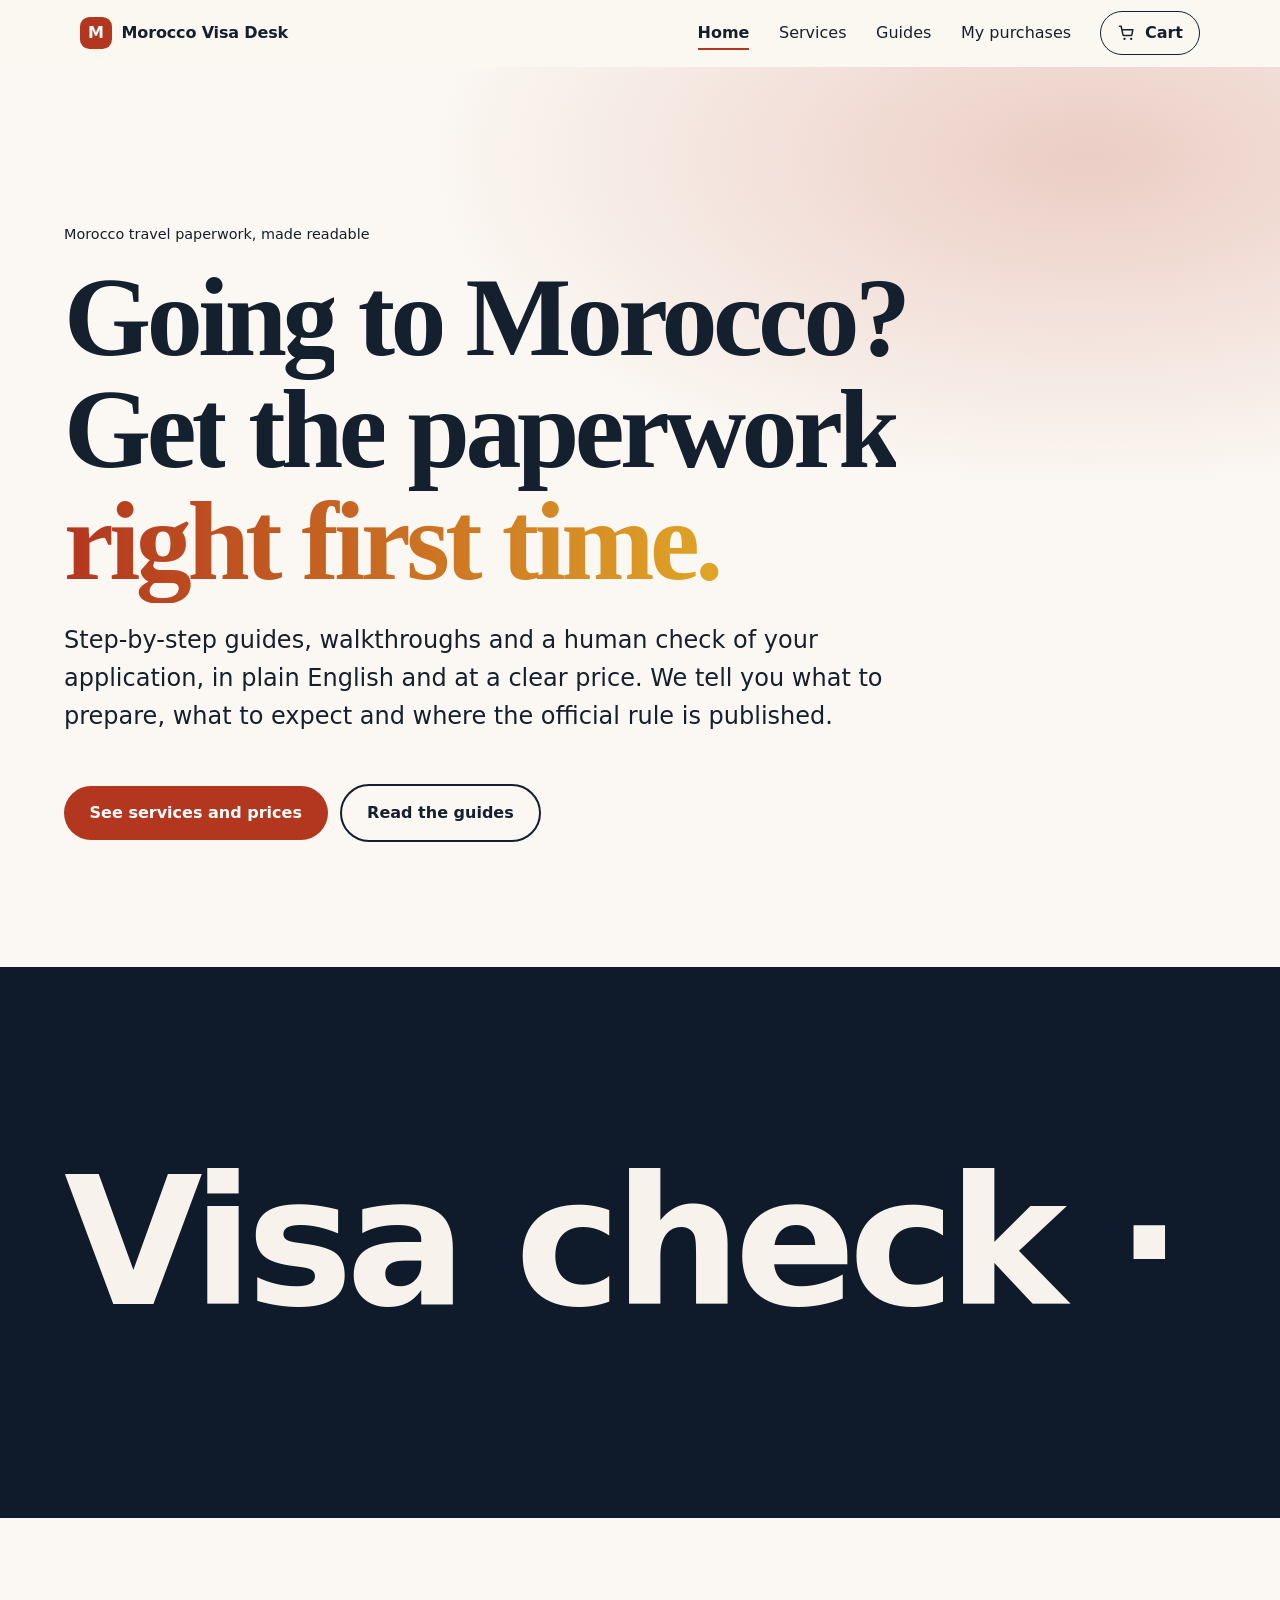
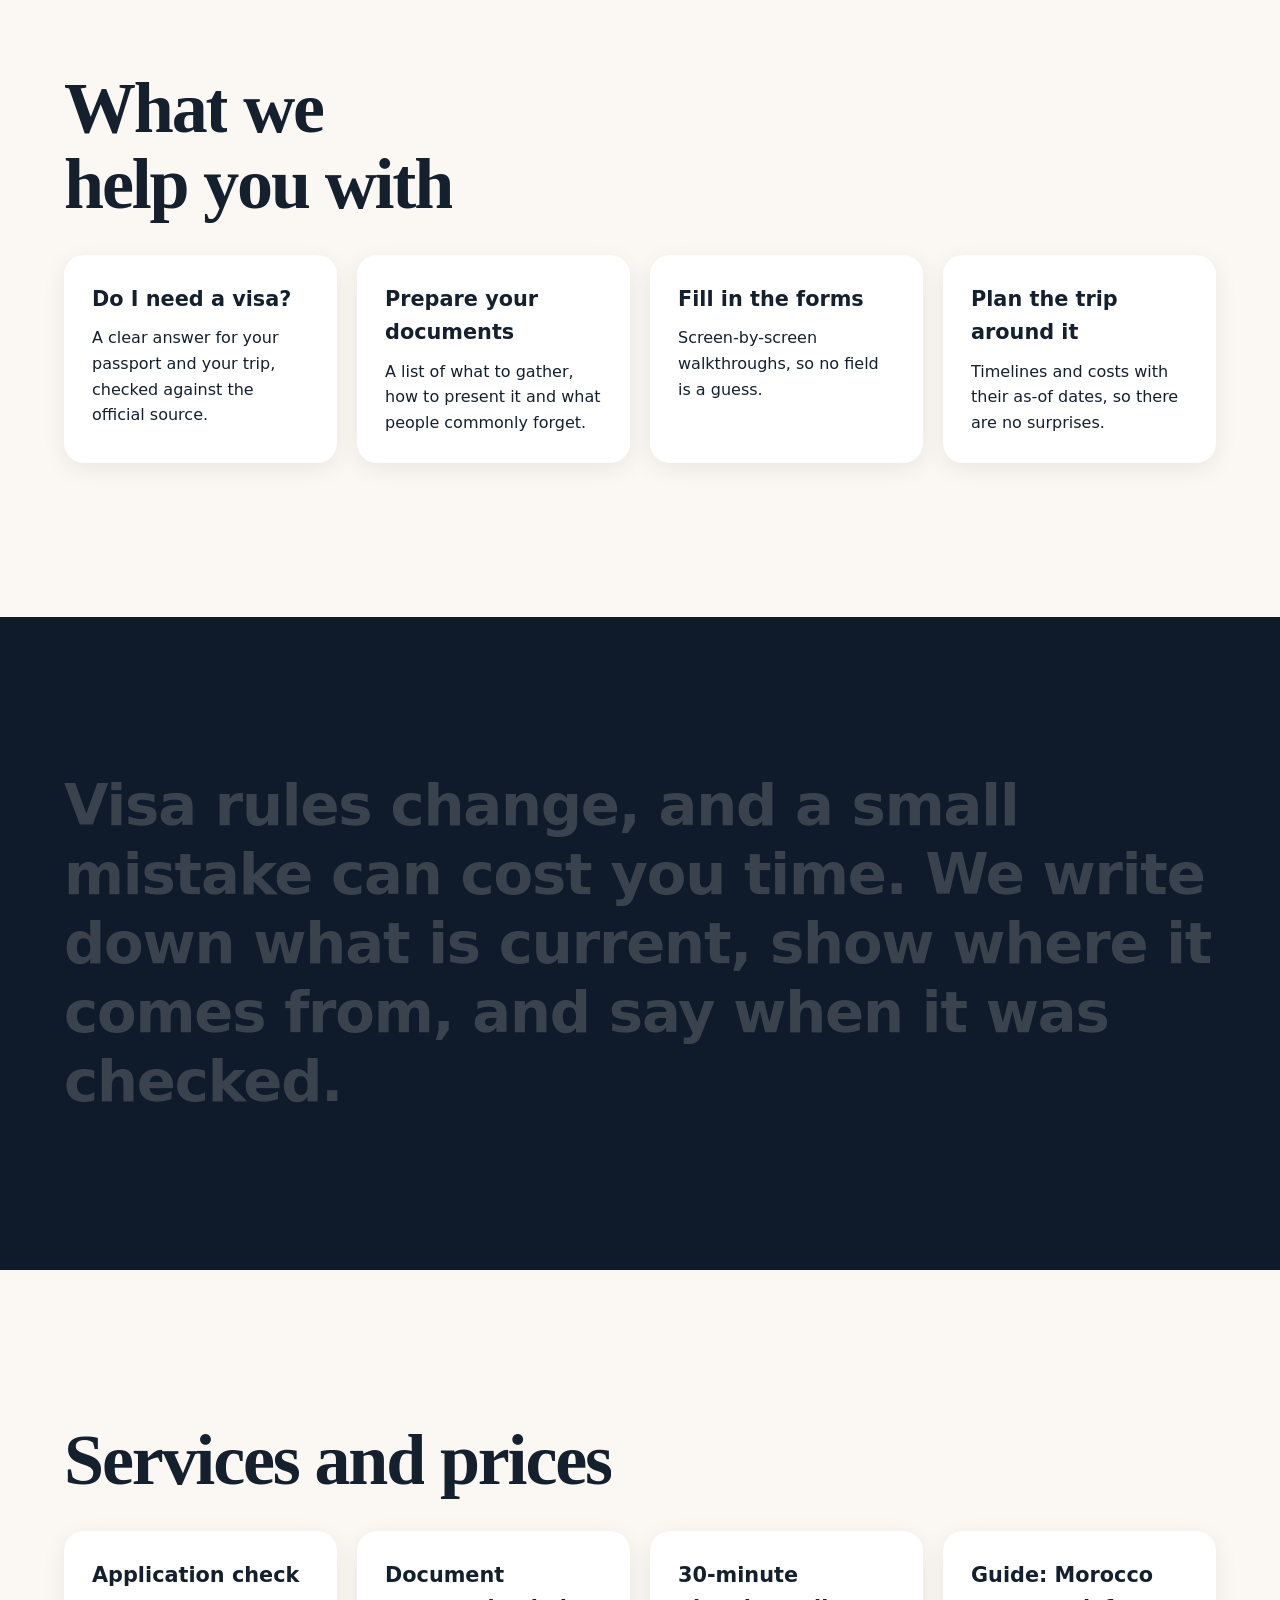
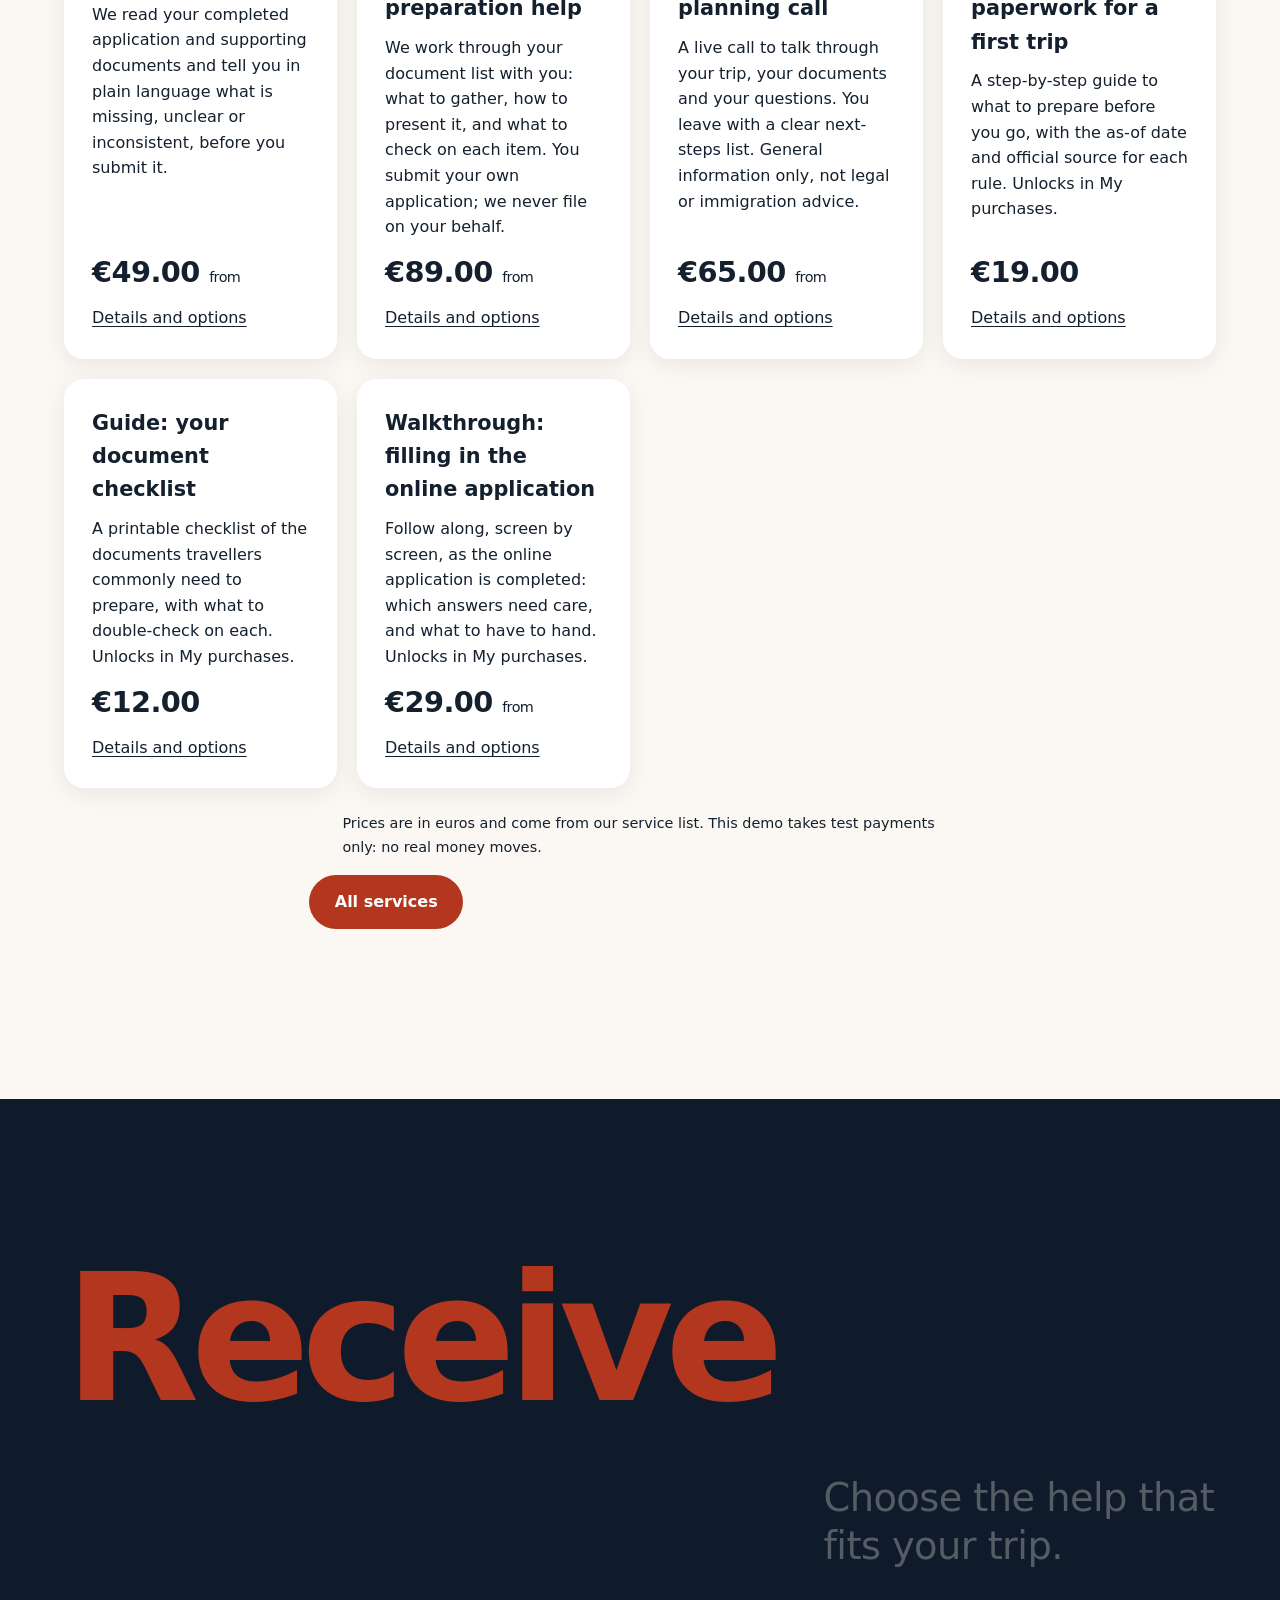
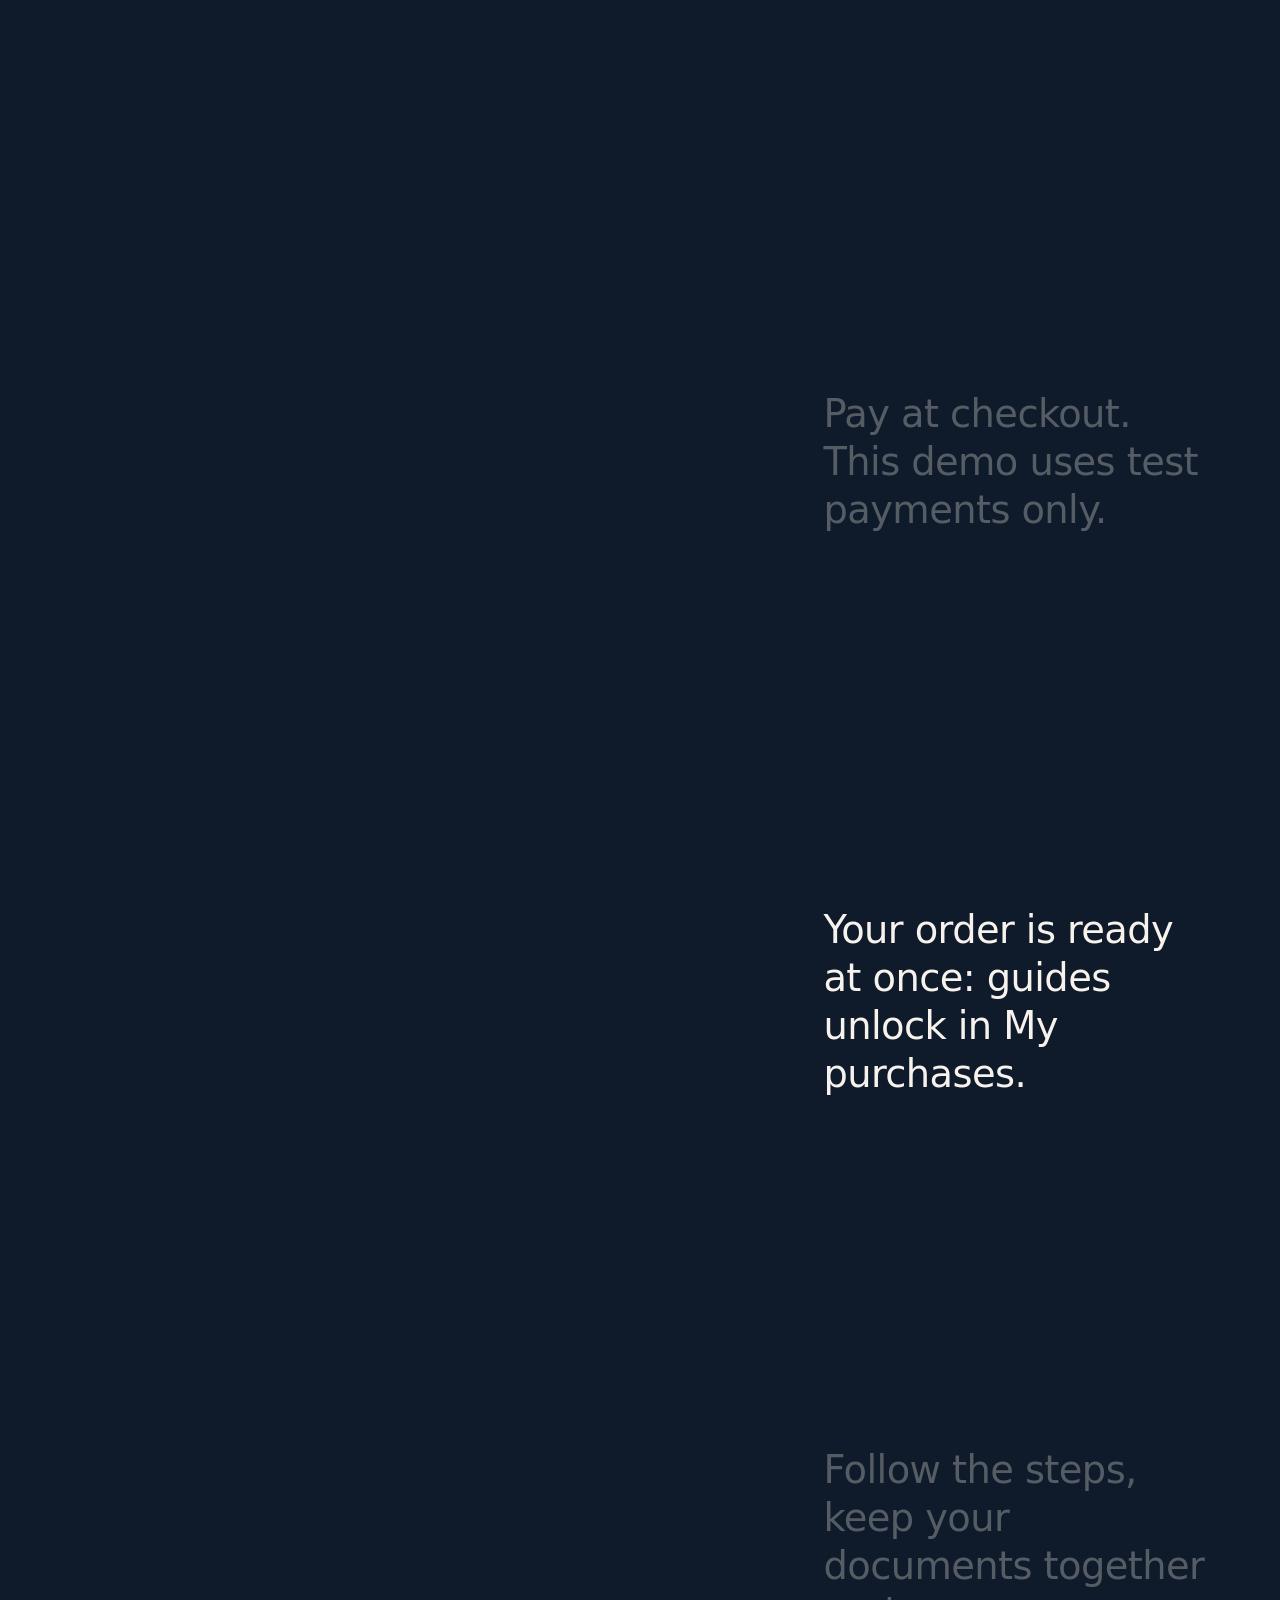
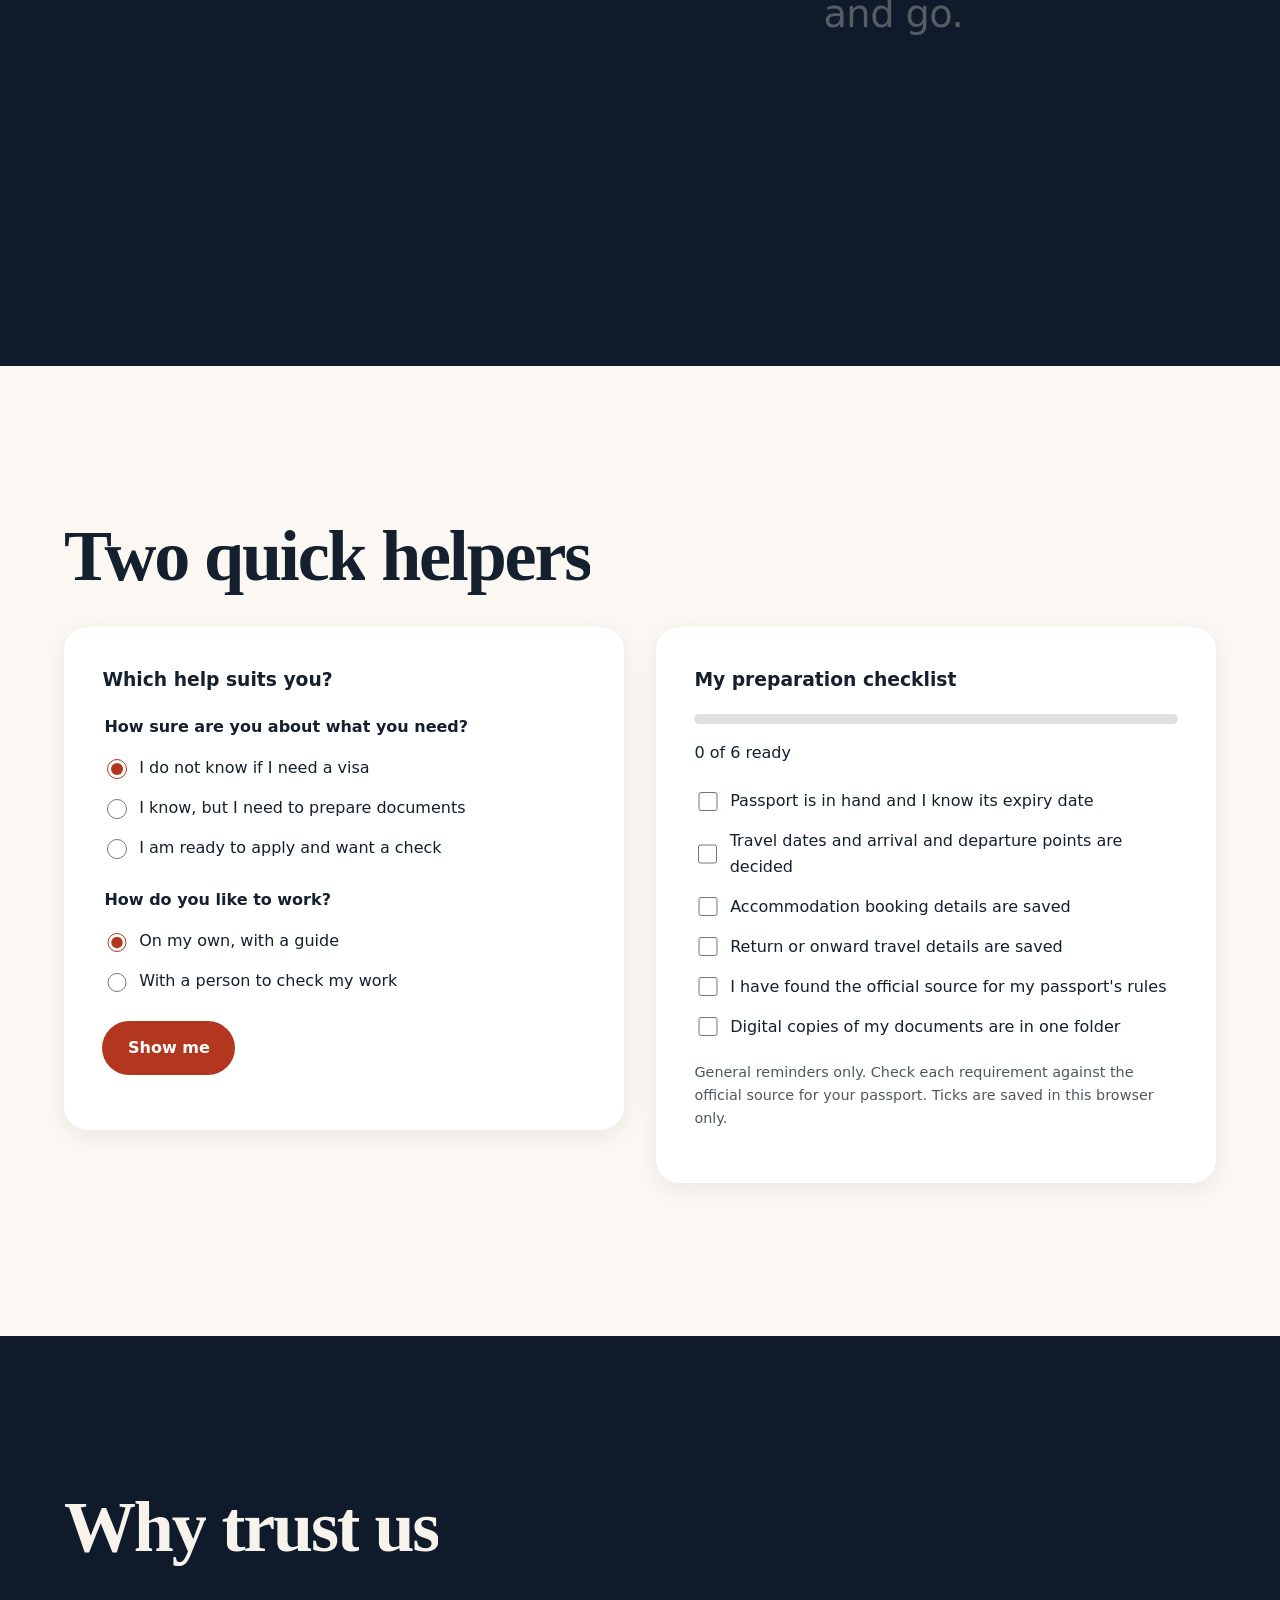
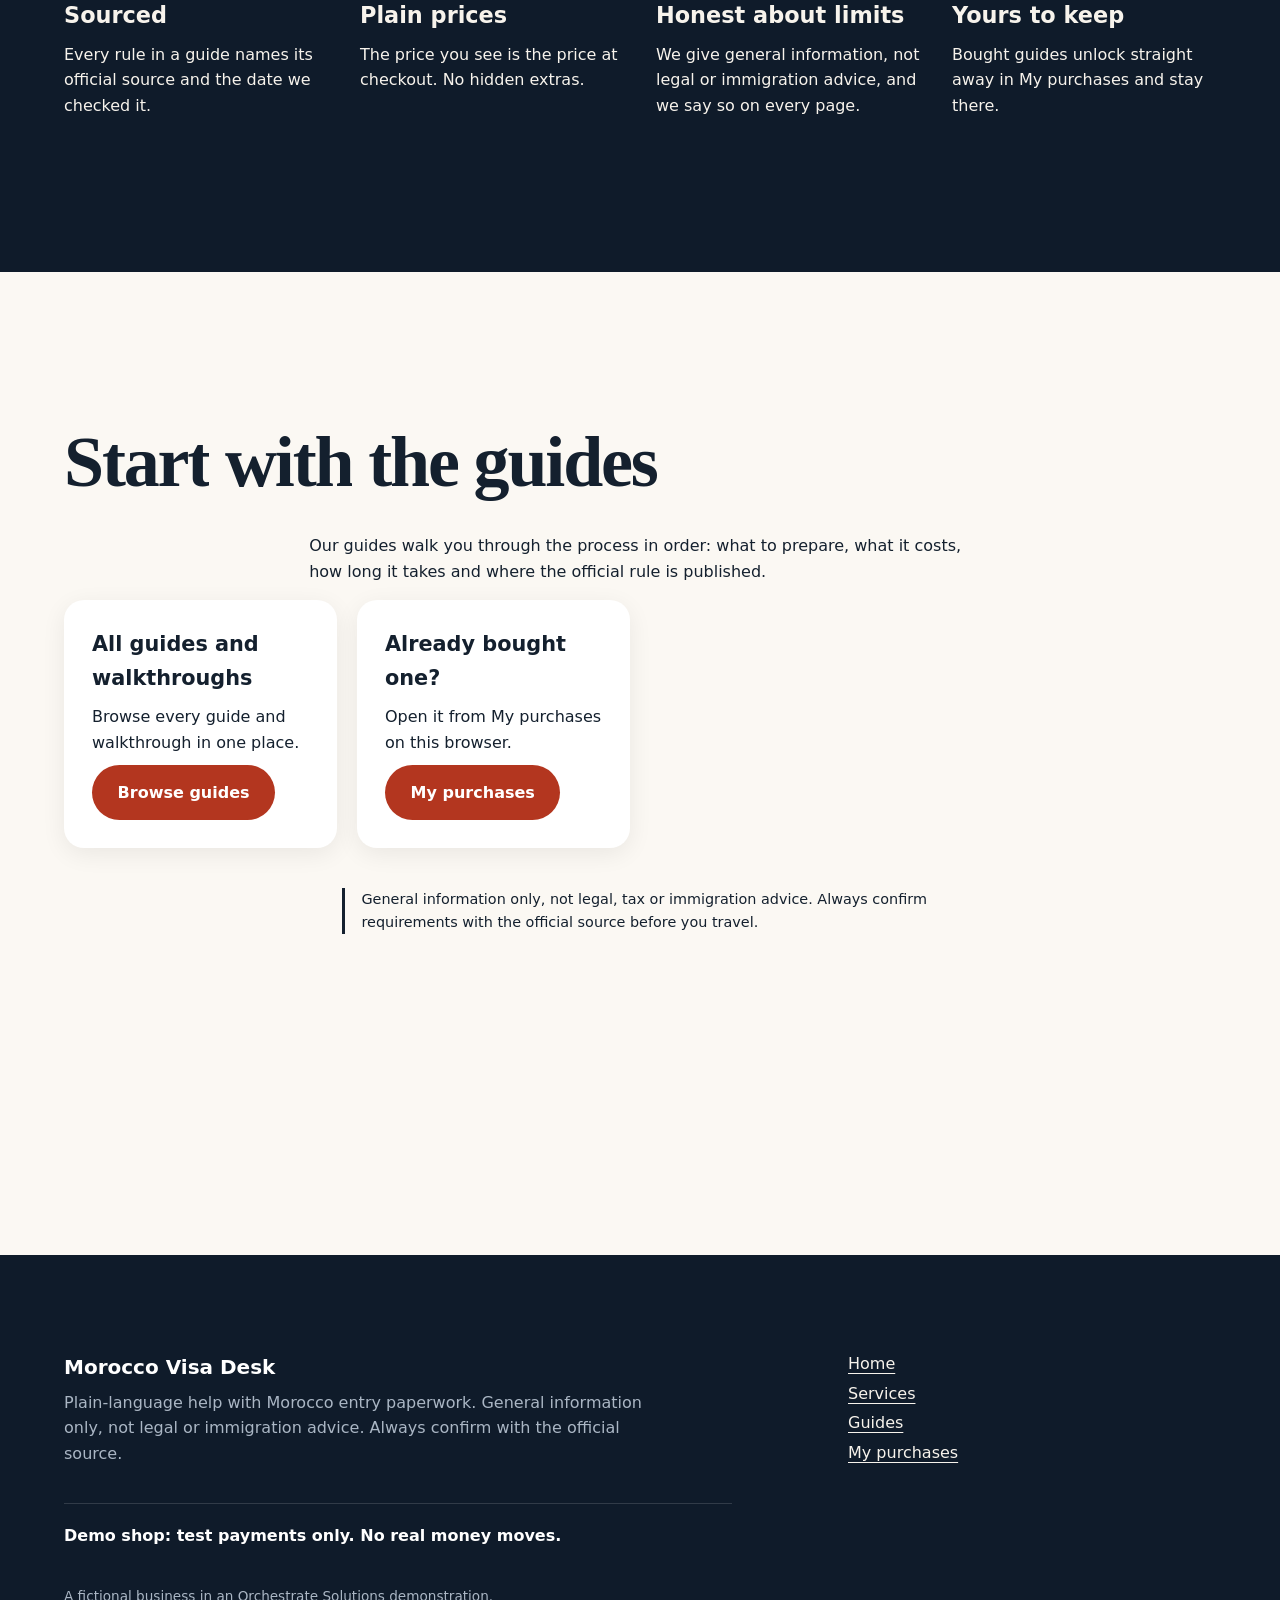
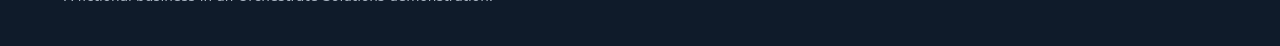
<file: index.html>
<!doctype html>
<html lang="en">
<head>
<meta charset="utf-8">
<meta name="viewport" content="width=device-width, initial-scale=1">
<title>Morocco Visa Help: clear steps, honest prices</title>
<meta name="description" content="Plain-English help with the paperwork for travelling to Morocco: guides, walkthroughs and a human check of your application. Test payments only in this demo.">
<link rel="stylesheet" href="css/tokens.css">
<link rel="stylesheet" href="css/layout.css">
<link rel="stylesheet" href="css/site.css">
<link rel="stylesheet" href="css/shop/core.css">
<link rel="stylesheet" href="css/shop/cart.css">
<style>
.hero{min-height:100svh;display:flex;flex-direction:column;justify-content:center;padding-inline:max(1rem,5vw);padding-block:6rem 4rem;background:radial-gradient(60rem 30rem at 85% 10%,color-mix(in srgb,var(--accent) 22%,transparent),transparent 70%),var(--bg,#fff)}
.hero h1{font-size:clamp(3rem,9vw,7rem);line-height:1;letter-spacing:-.04em;margin:0 0 1.5rem;max-width:16ch}
.hero p.lead{font-size:clamp(1.1rem,2vw,1.5rem);max-width:55ch;margin:0 0 2rem;opacity:.85}
.kinetic{background:linear-gradient(90deg,var(--accent),#e0a526,var(--accent));background-size:200% 100%;-webkit-background-clip:text;background-clip:text;color:transparent;animation:sweep 6s linear infinite}
@keyframes sweep{to{background-position:-200% 0}}
.btn{display:inline-block;padding:.9rem 1.6rem;border-radius:999px;background:var(--accent);color:#fff;font-weight:600;text-decoration:none;transition:transform .3s cubic-bezier(.2,.7,.2,1),box-shadow .3s;border:0;cursor:pointer;font-size:1rem}
.btn:hover{transform:translateY(-3px);box-shadow:0 10px 24px rgba(0,0,0,.2)}
.btn--ghost{background:transparent;color:inherit;border:2px solid currentColor;margin-left:.75rem}
h2.big{font-size:clamp(2.2rem,6vw,4.5rem);line-height:1.05;letter-spacing:-.03em;margin:0 0 2rem;max-width:18ch}
.marquee{overflow:hidden;white-space:nowrap}
.marquee span{display:inline-block;font-size:clamp(4rem,14vw,12rem);font-weight:800;letter-spacing:-.04em;animation:slide 40s linear infinite;padding-right:2rem}
@keyframes slide{to{transform:translateX(-50%)}}
.statement{font-size:clamp(1.8rem,4.5vw,3.6rem);line-height:1.2;letter-spacing:-.02em;max-width:26ch;margin:0}
.cards{display:grid;grid-template-columns:repeat(auto-fill,minmax(min(100%,17rem),1fr));gap:1.25rem;margin:0;padding:0;list-style:none}
.card{border-radius:1.25rem;padding:1.75rem;background:var(--surface,#f6f4f1);color:var(--text);box-shadow:0 6px 24px rgba(0,0,0,.07);display:flex;flex-direction:column;gap:.6rem;transition:transform .3s cubic-bezier(.2,.7,.2,1)}
.card:hover{transform:translateY(-4px)}
.card h3{margin:0;font-size:1.3rem}.card p{margin:0}
.price{font-size:1.8rem;font-weight:700;letter-spacing:-.02em;margin-top:auto}
.steps{display:grid;grid-template-columns:1fr 1fr;gap:3rem;align-items:start}
.steps .word,.steps [data-step-word]{position:sticky;top:20vh;font-size:clamp(4rem,14vw,11rem);font-weight:800;letter-spacing:-.05em;line-height:1;color:var(--accent)}
.steps .step{min-height:60vh;display:flex;align-items:center;font-size:clamp(1.5rem,3vw,2.5rem);line-height:1.25;max-width:22ch}
.nums{display:grid;grid-template-columns:repeat(auto-fit,minmax(10rem,1fr));gap:2rem}
.nums b{display:block;font-size:clamp(3rem,8vw,6rem);letter-spacing:-.04em;line-height:1}
.tool{background:var(--surface,#f6f4f1);color:var(--text);border-radius:1.5rem;padding:clamp(1.25rem,3vw,2.5rem);box-shadow:0 6px 24px rgba(0,0,0,.07);max-width:44rem}
.tool fieldset{border:0;padding:0;margin:0 0 1.25rem}.tool legend{font-weight:700;margin-bottom:.5rem}
.tool label{display:flex;gap:.6rem;align-items:center;padding:.45rem 0;cursor:pointer}
.tool input[type=checkbox],.tool input[type=radio]{width:1.2rem;height:1.2rem;accent-color:var(--accent)}
.bar{height:.6rem;border-radius:999px;background:rgba(0,0,0,.12);overflow:hidden;margin:1rem 0}.bar i{display:block;height:100%;width:0;background:var(--accent);transition:width .5s cubic-bezier(.2,.7,.2,1)}
.result{margin-top:1rem;font-weight:600}
.band--dark .tool{background:#1c1c1c;color:#fff}
.two{display:grid;grid-template-columns:repeat(auto-fit,minmax(min(100%,20rem),1fr));gap:2rem;align-items:start}
.note{font-size:.9rem;opacity:.75;max-width:65ch}
.trust{display:grid;grid-template-columns:repeat(auto-fit,minmax(min(100%,16rem),1fr));gap:2rem}
.trust h3{font-size:1.4rem;margin:0 0 .5rem}.trust p{margin:0;max-width:40ch}
@media(max-width:700px){.steps{grid-template-columns:1fr}.steps .word,.steps [data-step-word]{position:static}.steps .step{min-height:auto;padding-block:1.5rem}.btn--ghost{margin:.75rem 0 0}}
@media(prefers-reduced-motion:reduce){.kinetic,.marquee span{animation:none}}
</style>
<script src="js/shop/core.js" defer></script>
<script src="js/shop/cart.js" defer></script>
<script src="js/nav.js" defer></script>
<script src="js/motion.js" defer></script>
<script src="js/app.js" defer></script>
</head>
<body>
<main id="main">

<section class="hero" id="top">
  <p class="note" data-reveal>Morocco travel paperwork, made readable</p>
  <h1 data-words>Going to Morocco? Get the paperwork <span class="kinetic">right first time.</span></h1>
  <p class="lead" data-reveal>Step-by-step guides, walkthroughs and a human check of your application, in plain English and at a clear price. We tell you what to prepare, what to expect and where the official rule is published.</p>
  <p data-reveal><a class="btn" href="pages/services.html">See services and prices</a><a class="btn btn--ghost" href="#guides">Read the guides</a></p>
</section>

<section class="band band--dark" aria-label="What we help with">
  <div class="marquee" data-marquee aria-hidden="true"><span>Visa check · Documents · Walkthroughs · Travel plan · Visa check · Documents · Walkthroughs · Travel plan · </span></div>
</section>

<section class="band" id="help">
  <h2 class="big" data-words>What we help you with</h2>
  <ul class="cards">
    <li class="card" data-reveal><h3>Do I need a visa?</h3><p>A clear answer for your passport and your trip, checked against the official source.</p></li>
    <li class="card" data-reveal><h3>Prepare your documents</h3><p>A list of what to gather, how to present it and what people commonly forget.</p></li>
    <li class="card" data-reveal><h3>Fill in the forms</h3><p>Screen-by-screen walkthroughs, so no field is a guess.</p></li>
    <li class="card" data-reveal><h3>Plan the trip around it</h3><p>Timelines and costs with their as-of dates, so there are no surprises.</p></li>
  </ul>
</section>

<section class="band band--dark">
  <p class="statement" data-fill>Visa rules change, and a small mistake can cost you time. We write down what is current, show where it comes from, and say when it was checked.</p>
</section>

<section class="band" id="services" aria-labelledby="svc-h">
  <h2 class="big" id="svc-h" data-words>Services and prices</h2>
  <ul class="cards" id="service-cards" aria-live="polite">
    <li class="card"><h3>Loading services...</h3><p><a href="pages/services.html">Open the full services page</a></p></li>
  </ul>
  <p class="note" style="margin-top:1.5rem" data-reveal>Prices are in euros and come from our service list. This demo takes test payments only: no real money moves.</p>
  <p data-reveal><a class="btn" href="pages/services.html">All services</a></p>
</section>

<section class="band band--dark" id="how">
  <div class="steps" data-sticky-steps>
    <div class="word" aria-hidden="true" data-step-word>Choose</div>
    <div>
      <div class="step" data-step="Choose">Choose the help that fits your trip.</div>
      <div class="step" data-step="Pay">Pay at checkout. This demo uses test payments only.</div>
      <div class="step" data-step="Receive">Your order is ready at once: guides unlock in My purchases.</div>
      <div class="step" data-step="Travel">Follow the steps, keep your documents together and go.</div>
    </div>
  </div>
</section>

<section class="band" id="tools">
  <h2 class="big" data-words>Two quick helpers</h2>
  <div class="two">
    <form class="tool" id="finder" data-reveal aria-labelledby="f-h">
      <h3 id="f-h" style="margin-top:0">Which help suits you?</h3>
      <fieldset><legend>How sure are you about what you need?</legend>
        <label><input type="radio" name="need" value="unsure" checked> I do not know if I need a visa</label>
        <label><input type="radio" name="need" value="docs"> I know, but I need to prepare documents</label>
        <label><input type="radio" name="need" value="forms"> I am ready to apply and want a check</label>
      </fieldset>
      <fieldset><legend>How do you like to work?</legend>
        <label><input type="radio" name="style" value="self" checked> On my own, with a guide</label>
        <label><input type="radio" name="style" value="help"> With a person to check my work</label>
      </fieldset>
      <button class="btn" type="submit">Show me</button>
      <p class="result" id="finder-out" role="status"></p>
    </form>
    <div class="tool" id="checklist" data-reveal>
      <h3 style="margin-top:0">My preparation checklist</h3>
      <div class="bar" aria-hidden="true"><i id="cl-bar"></i></div>
      <p id="cl-text" role="status" style="margin:0 0 1rem"></p>
      <div id="cl-items"></div>
      <p class="note">General reminders only. Check each requirement against the official source for your passport. Ticks are saved in this browser only.</p>
    </div>
  </div>
</section>

<section class="band band--dark" id="trust">
  <h2 class="big" data-words>Why trust us</h2>
  <div class="trust">
    <div data-reveal><h3>Sourced</h3><p>Every rule in a guide names its official source and the date we checked it.</p></div>
    <div data-reveal><h3>Plain prices</h3><p>The price you see is the price at checkout. No hidden extras.</p></div>
    <div data-reveal><h3>Honest about limits</h3><p>We give general information, not legal or immigration advice, and we say so on every page.</p></div>
    <div data-reveal><h3>Yours to keep</h3><p>Bought guides unlock straight away in My purchases and stay there.</p></div>
  </div>
</section>

<section class="band" id="guides">
  <h2 class="big" data-words>Start with the guides</h2>
  <p class="prose" data-reveal>Our guides walk you through the process in order: what to prepare, what it costs, how long it takes and where the official rule is published.</p>
  <ul class="cards" id="guide-cards">
    <li class="card" data-reveal><h3>All guides and walkthroughs</h3><p>Browse every guide and walkthrough in one place.</p><p><a class="btn" href="pages/guides/index.html">Browse guides</a></p></li>
    <li class="card" data-reveal><h3>Already bought one?</h3><p>Open it from My purchases on this browser.</p><p><a class="btn" href="pages/account.html">My purchases</a></p></li>
  </ul>
  <p class="guide-note" style="margin-top:2.5rem" data-reveal>General information only, not legal, tax or immigration advice. Always confirm requirements with the official source before you travel.</p>
</section>

</main>
</body>
</html>
</file>
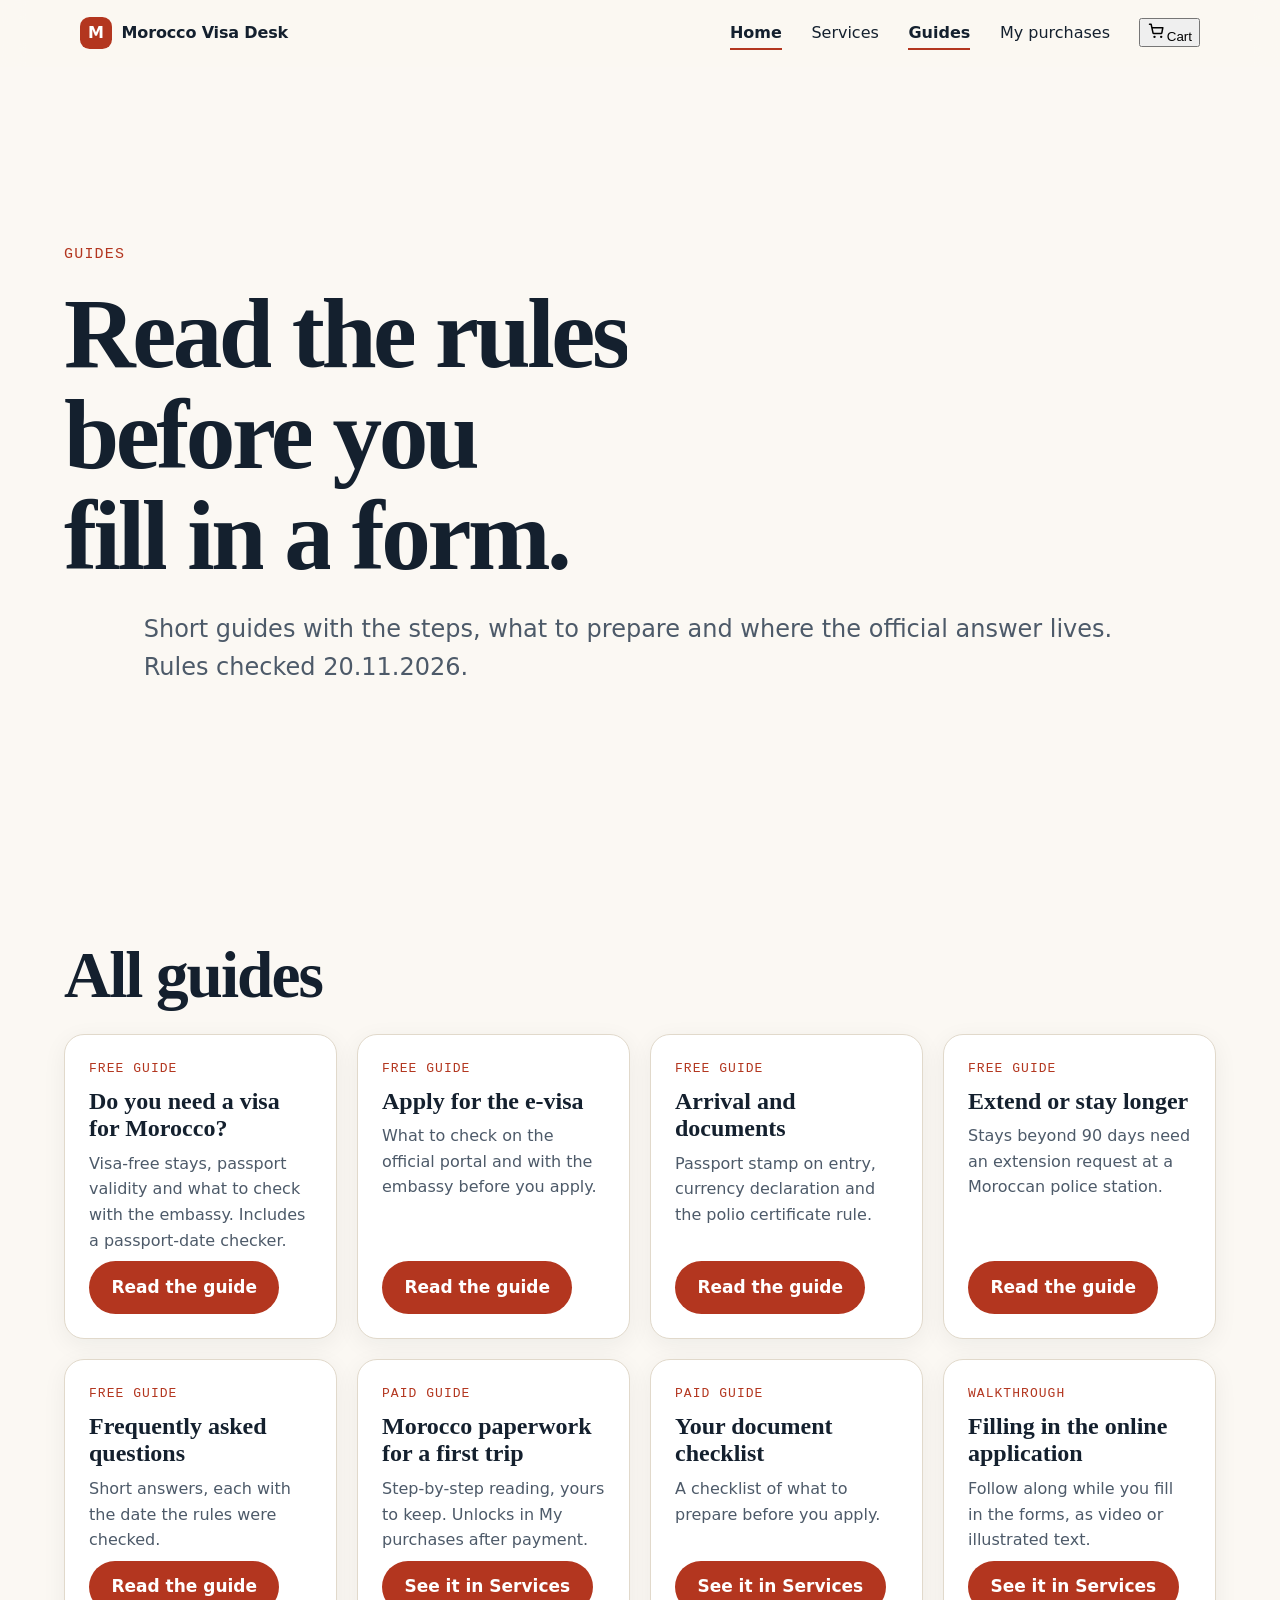
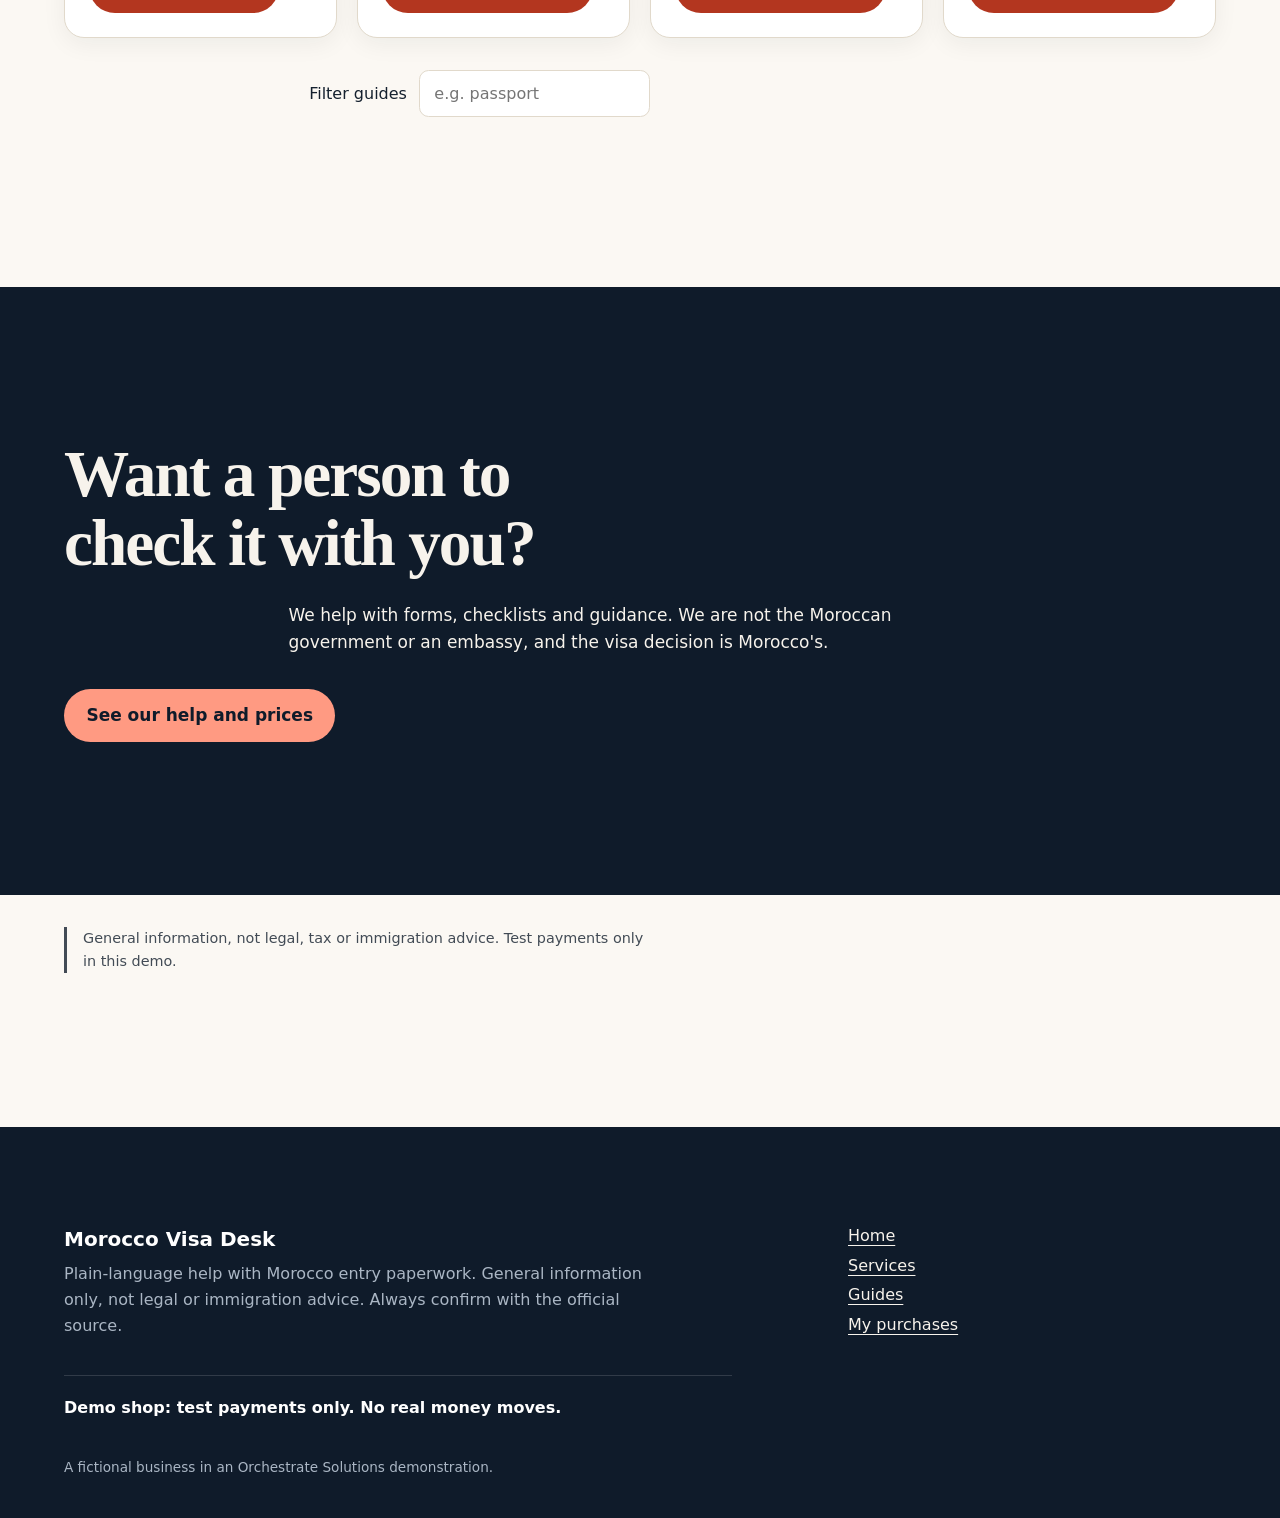
<file: pages/guides/index.html>
<!doctype html>
<html lang="en">
<head>
<meta charset="utf-8">
<meta name="viewport" content="width=device-width, initial-scale=1">
<title>Guides for Morocco travel paperwork</title>
<meta name="description" content="Plain-language guides to Morocco entry paperwork, each with the official source and the date the rules were checked.">
<style>@view-transition { navigation: auto; }</style>
<link rel="stylesheet" href="../../css/tokens.css">
<link rel="stylesheet" href="../../css/layout.css">
<link rel="stylesheet" href="../../css/site.css">
<link rel="stylesheet" href="../../css/shop/core.css">
<link rel="stylesheet" href="../../css/guides.css">
<script src="../../js/nav.js" defer></script>
<script src="../../js/motion.js" defer></script>
<script src="../../js/app.js" defer></script>
<script src="../../js/shop/core.js" defer></script>
<script src="../../js/shop/cart.js" defer></script>
<script src="../../js/guides.js" defer></script>
</head>
<body>
<main id="main">
  <section class="band g-hero">
    <p class="g-eyebrow" data-reveal>Guides</p>
    <h1 data-words>Read the rules before you fill in a form.</h1>
    <p class="g-lead" data-reveal>Short guides with the steps, what to prepare and where the official answer lives. Rules checked 20.11.2026.</p>
  </section>

  <section class="band g-list" aria-labelledby="g-all">
    <h2 id="g-all" data-reveal>All guides</h2>
    <ul class="g-cards">
      <li class="g-card" data-reveal>
        <p class="g-tag">Free guide</p>
        <h3><a href="do-you-need-a-visa.html">Do you need a visa for Morocco?</a></h3>
        <p>Visa-free stays, passport validity and what to check with the embassy. Includes a passport-date checker.</p>
        <a class="btn g-link" href="do-you-need-a-visa.html">Read the guide</a>
      </li>
      <li class="g-card" data-reveal>
        <p class="g-tag">Free guide</p>
        <h3><a href="apply-for-the-evisa.html">Apply for the e-visa</a></h3>
        <p>What to check on the official portal and with the embassy before you apply.</p>
        <a class="btn g-link" href="apply-for-the-evisa.html">Read the guide</a>
      </li>
      <li class="g-card" data-reveal>
        <p class="g-tag">Free guide</p>
        <h3><a href="arrival-and-documents.html">Arrival and documents</a></h3>
        <p>Passport stamp on entry, currency declaration and the polio certificate rule.</p>
        <a class="btn g-link" href="arrival-and-documents.html">Read the guide</a>
      </li>
      <li class="g-card" data-reveal>
        <p class="g-tag">Free guide</p>
        <h3><a href="extend-or-stay-longer.html">Extend or stay longer</a></h3>
        <p>Stays beyond 90 days need an extension request at a Moroccan police station.</p>
        <a class="btn g-link" href="extend-or-stay-longer.html">Read the guide</a>
      </li>
      <li class="g-card" data-reveal>
        <p class="g-tag">Free guide</p>
        <h3><a href="faq.html">Frequently asked questions</a></h3>
        <p>Short answers, each with the date the rules were checked.</p>
        <a class="btn g-link" href="faq.html">Read the guide</a>
      </li>
      <li class="g-card" data-reveal>
        <p class="g-tag">Paid guide</p>
        <h3>Morocco paperwork for a first trip</h3>
        <p>Step-by-step reading, yours to keep. Unlocks in My purchases after payment.</p>
        <a class="btn g-link" href="../services.html">See it in Services</a>
      </li>
      <li class="g-card" data-reveal>
        <p class="g-tag">Paid guide</p>
        <h3>Your document checklist</h3>
        <p>A checklist of what to prepare before you apply.</p>
        <a class="btn g-link" href="../services.html">See it in Services</a>
      </li>
      <li class="g-card" data-reveal>
        <p class="g-tag">Walkthrough</p>
        <h3>Filling in the online application</h3>
        <p>Follow along while you fill in the forms, as video or illustrated text.</p>
        <a class="btn g-link" href="../services.html">See it in Services</a>
      </li>
    </ul>
    <p class="g-search"><label for="g-filter">Filter guides</label> <input id="g-filter" type="search" placeholder="e.g. passport" autocomplete="off"> <span id="g-count" role="status"></span></p>
  </section>

  <section class="band band--dark g-help">
    <h2 data-reveal>Want a person to check it with you?</h2>
    <p data-reveal>We help with forms, checklists and guidance. We are not the Moroccan government or an embassy, and the visa decision is Morocco's.</p>
    <a class="btn g-cta" href="../services.html">See our help and prices</a>
  </section>
  <p class="guide-note band-note">General information, not legal, tax or immigration advice. Test payments only in this demo.</p>
</main>
</body>
</html>
</file>
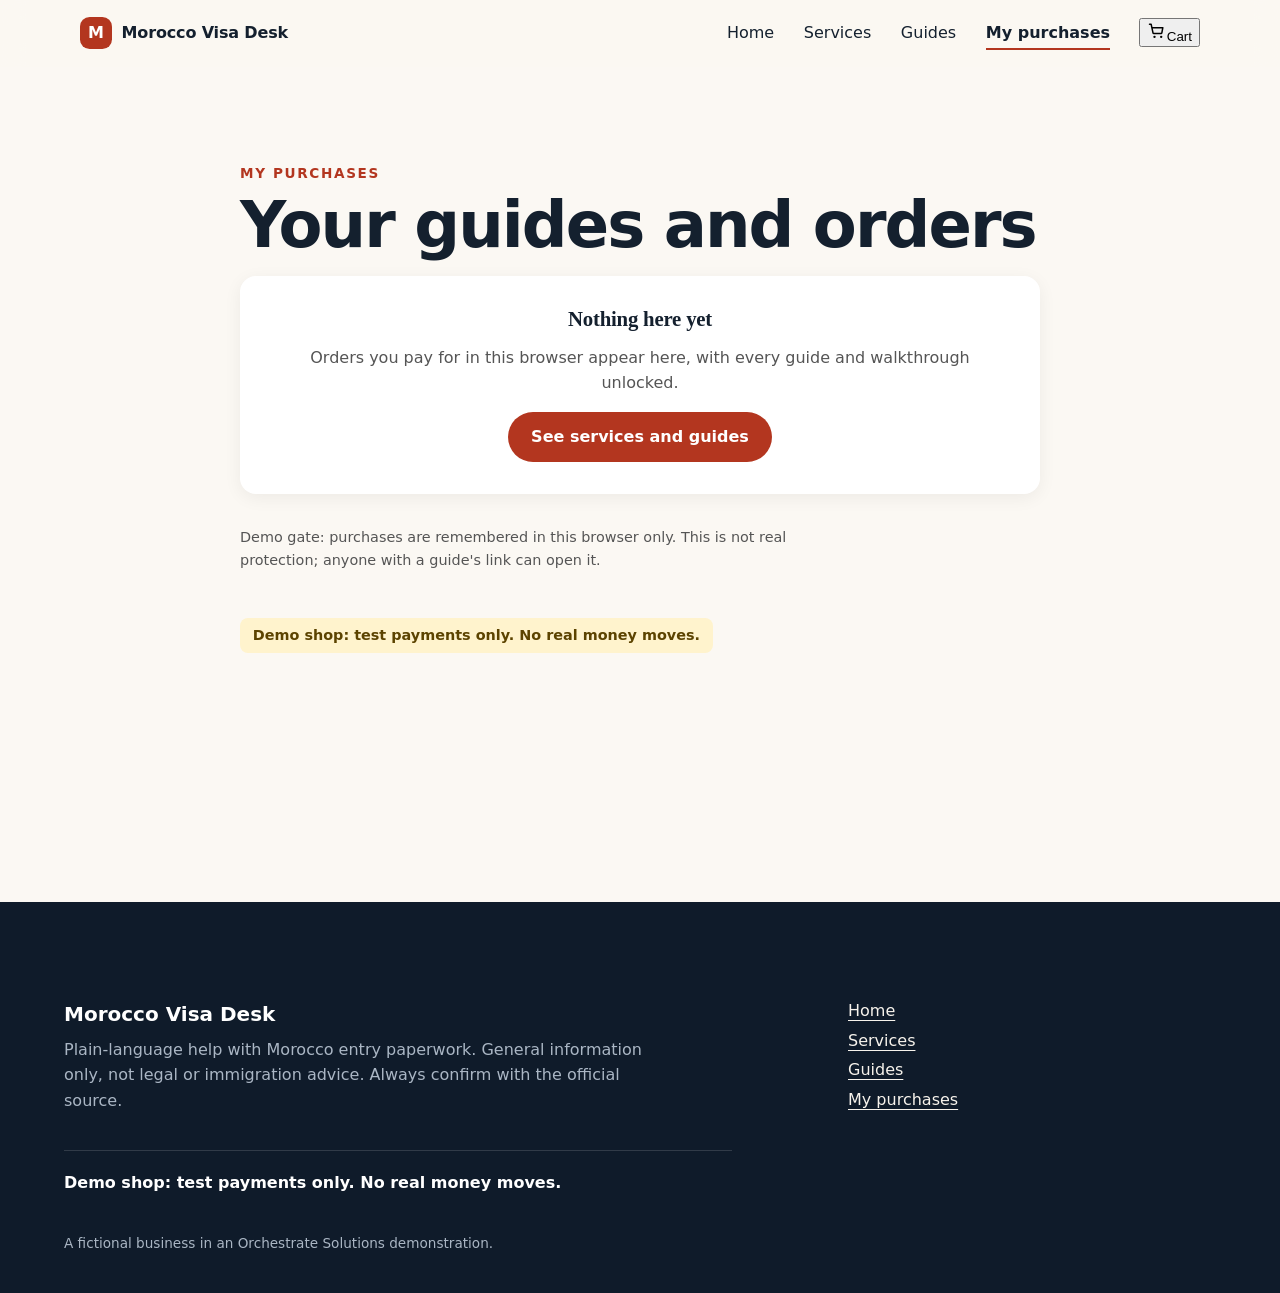
<file: pages/account.html>
<!doctype html>
<html lang="en">
<head>
<meta charset="utf-8">
<meta name="viewport" content="width=device-width, initial-scale=1">
<title>My purchases</title>
<meta name="description" content="Every order you have paid for, with your guides and walkthroughs unlocked.">
<style>@view-transition { navigation: auto; }</style>
<link rel="stylesheet" href="../css/tokens.css">
<link rel="stylesheet" href="../css/layout.css">
<link rel="stylesheet" href="../css/site.css">
<link rel="stylesheet" href="../css/shop/core.css">
<link rel="stylesheet" href="../css/shop/order.css">
<script src="../js/nav.js" defer></script>
<script src="../js/motion.js" defer></script>
<script src="../js/app.js" defer></script>
<script src="../js/shop/core.js" defer></script>
<script src="../js/shop/cart.js" defer></script>
<script src="../js/shop/account.js" defer></script>
</head>
<body>
<main id="main">
  <section class="band ord">
    <div class="ord__wrap">
      <p class="ord__eyebrow" data-reveal>My purchases</p>
      <h1 class="ord__title" data-reveal>Your guides and orders</h1>
      <div id="account-root" aria-live="polite"><p class="ord__muted">Loading your purchases…</p></div>
      <p class="ord__muted ord__gate">Demo gate: purchases are remembered in this browser only. This is not real protection; anyone with a guide's link can open it.</p>
      <p class="shop-testlabel ord__test">Demo shop: test payments only. No real money moves.</p>
    </div>
  </section>
</main>
</body>
</html>
</file>
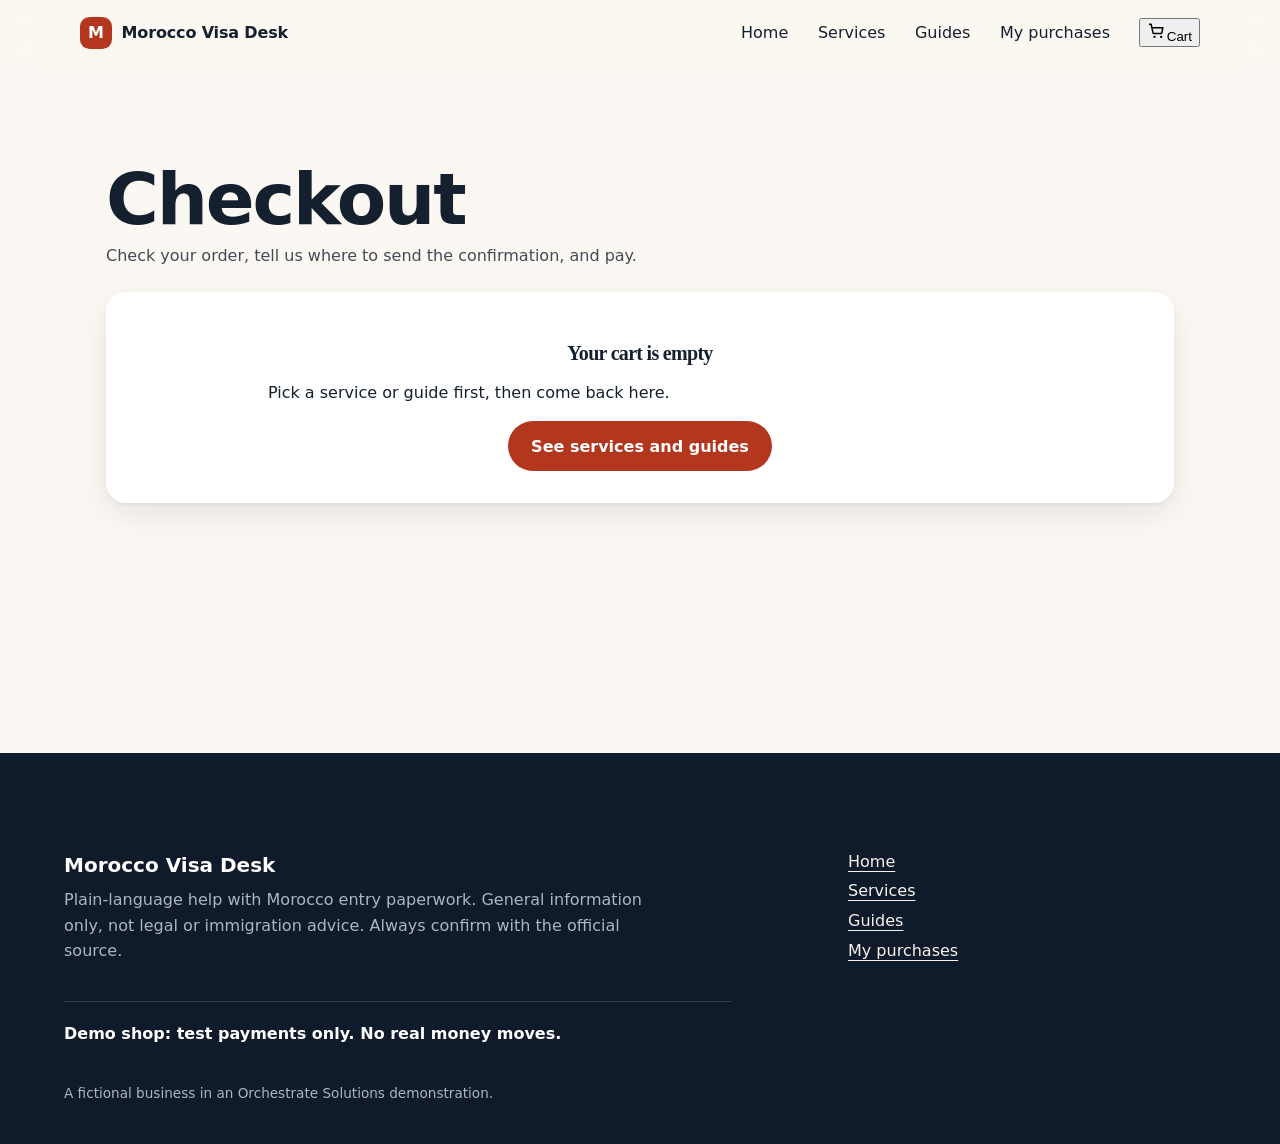
<file: pages/checkout.html>
<!doctype html>
<html lang="en">
<head>
<meta charset="utf-8">
<meta name="viewport" content="width=device-width, initial-scale=1">
<title>Checkout</title>
<meta name="description" content="Review your order and pay. Demo shop: test payments only.">
<link rel="stylesheet" href="../css/tokens.css">
<link rel="stylesheet" href="../css/layout.css">
<link rel="stylesheet" href="../css/site.css">
<link rel="stylesheet" href="../css/shop/core.css">
<link rel="stylesheet" href="../css/shop/checkout.css">
<script src="../js/nav.js" defer></script>
<script src="../js/motion.js" defer></script>
<script src="../js/app.js" defer></script>
<script src="../js/shop/core.js" defer></script>
<script src="../js/shop/cart.js" defer></script>
<script src="../js/shop/checkout.js" defer></script>
<style>@view-transition { navigation: auto; }</style>
</head>
<body>
<main id="main">
  <section class="band checkout">
    <div class="checkout__wrap">
      <h1 data-words>Checkout</h1>
      <p class="checkout__lead">Check your order, tell us where to send the confirmation, and pay.</p>
      <div id="co-banner" role="status" aria-live="polite"></div>
      <div id="co-empty" class="shop-card checkout__empty" hidden>
        <h2>Your cart is empty</h2>
        <p>Pick a service or guide first, then come back here.</p>
        <a class="btn" href="services.html">See services and guides</a>
      </div>
      <div class="checkout__grid" id="co-grid">
        <form id="co-form" class="shop-card" novalidate>
          <h2>Your details</h2>
          <div class="shop-field">
            <label for="co-name">Full name</label>
            <input id="co-name" name="name" autocomplete="name" required maxlength="80">
            <span class="shop-error" id="co-name-err" role="alert"></span>
          </div>
          <div class="shop-field">
            <label for="co-email">Email for the confirmation</label>
            <input id="co-email" name="email" type="email" autocomplete="email" required maxlength="120">
            <span class="shop-error" id="co-email-err" role="alert"></span>
          </div>
          <div class="shop-field">
            <label for="co-note">Anything we should know? (optional)</label>
            <textarea id="co-note" name="note" rows="3" maxlength="300"></textarea>
          </div>

          <h2>Coupon</h2>
          <div class="shop-field">
            <label for="co-coupon">Coupon</label>
            <select id="co-coupon"><option value="best">Best coupon (automatic)</option><option value="">No coupon</option></select>
            <span class="checkout__hint" id="co-coupon-hint"></span>
          </div>

          <h2>Gift card</h2>
          <div class="shop-field">
            <label for="co-gift">Gift card code</label>
            <div class="checkout__row">
              <input id="co-gift" autocomplete="off" placeholder="Type a code" maxlength="40">
              <button type="button" class="btn btn--ghost" id="co-gift-apply">Apply</button>
            </div>
            <div id="co-wallet" class="checkout__chips"></div>
            <span class="shop-error" id="co-gift-err" role="alert"></span>
          </div>
        </form>

        <aside class="shop-card checkout__summary" aria-labelledby="co-sum-h">
          <h2 id="co-sum-h">Order summary</h2>
          <ul id="co-lines" class="checkout__lines"></ul>
          <dl class="checkout__totals" id="co-totals"></dl>
          <p class="shop-error" id="co-error" role="alert"></p>
          <button class="btn checkout__pay" id="co-pay" type="submit" form="co-form" disabled>Pay</button>
          <p class="shop-testlabel">Demo shop: test payments only. No real money moves.</p>
          <p class="checkout__hint">Test card 4242 4242 4242 4242, any future expiry, any 3 digits.</p>
          <a href="services.html" class="checkout__back">Keep browsing</a>
        </aside>
      </div>
    </div>
  </section>
</main>
</body>
</html>
</file>
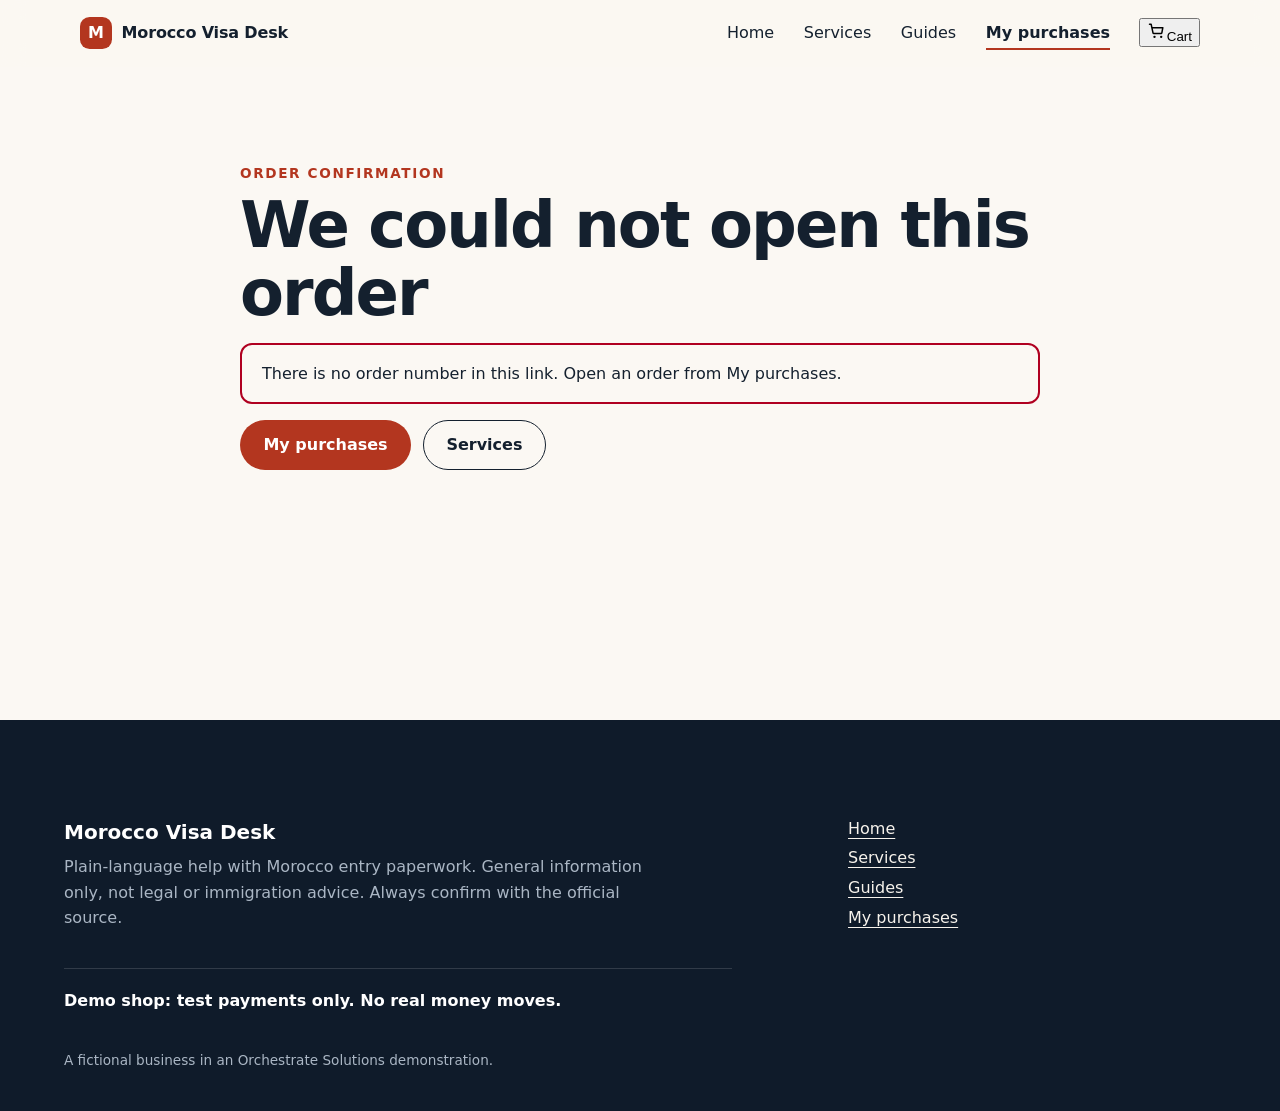
<file: pages/order.html>
<!doctype html>
<html lang="en">
<head>
<meta charset="utf-8">
<meta name="viewport" content="width=device-width, initial-scale=1">
<title>Your order</title>
<meta name="description" content="Your order confirmation: what you bought, what happens next and your receipt.">
<style>@view-transition { navigation: auto; }</style>
<link rel="stylesheet" href="../css/tokens.css">
<link rel="stylesheet" href="../css/layout.css">
<link rel="stylesheet" href="../css/site.css">
<link rel="stylesheet" href="../css/shop/core.css">
<link rel="stylesheet" href="../css/shop/order.css">
<script src="../js/nav.js" defer></script>
<script src="../js/motion.js" defer></script>
<script src="../js/app.js" defer></script>
<script src="../js/shop/core.js" defer></script>
<script src="../js/shop/cart.js" defer></script>
<script src="../js/shop/order.js" defer></script>
</head>
<body>
<main id="main">
  <section class="band ord">
    <div class="ord__wrap" id="order-root" aria-live="polite">
      <p class="ord__eyebrow" data-reveal>Order confirmation</p>
      <h1 class="ord__title" data-reveal>Checking your order…</h1>
      <noscript><p>This page needs JavaScript to show your order. Your receipt was recorded by the shop service.</p></noscript>
      <p class="shop-testlabel ord__test">Demo shop: test payments only. No real money moves.</p>
    </div>
  </section>
</main>
</body>
</html>
</file>
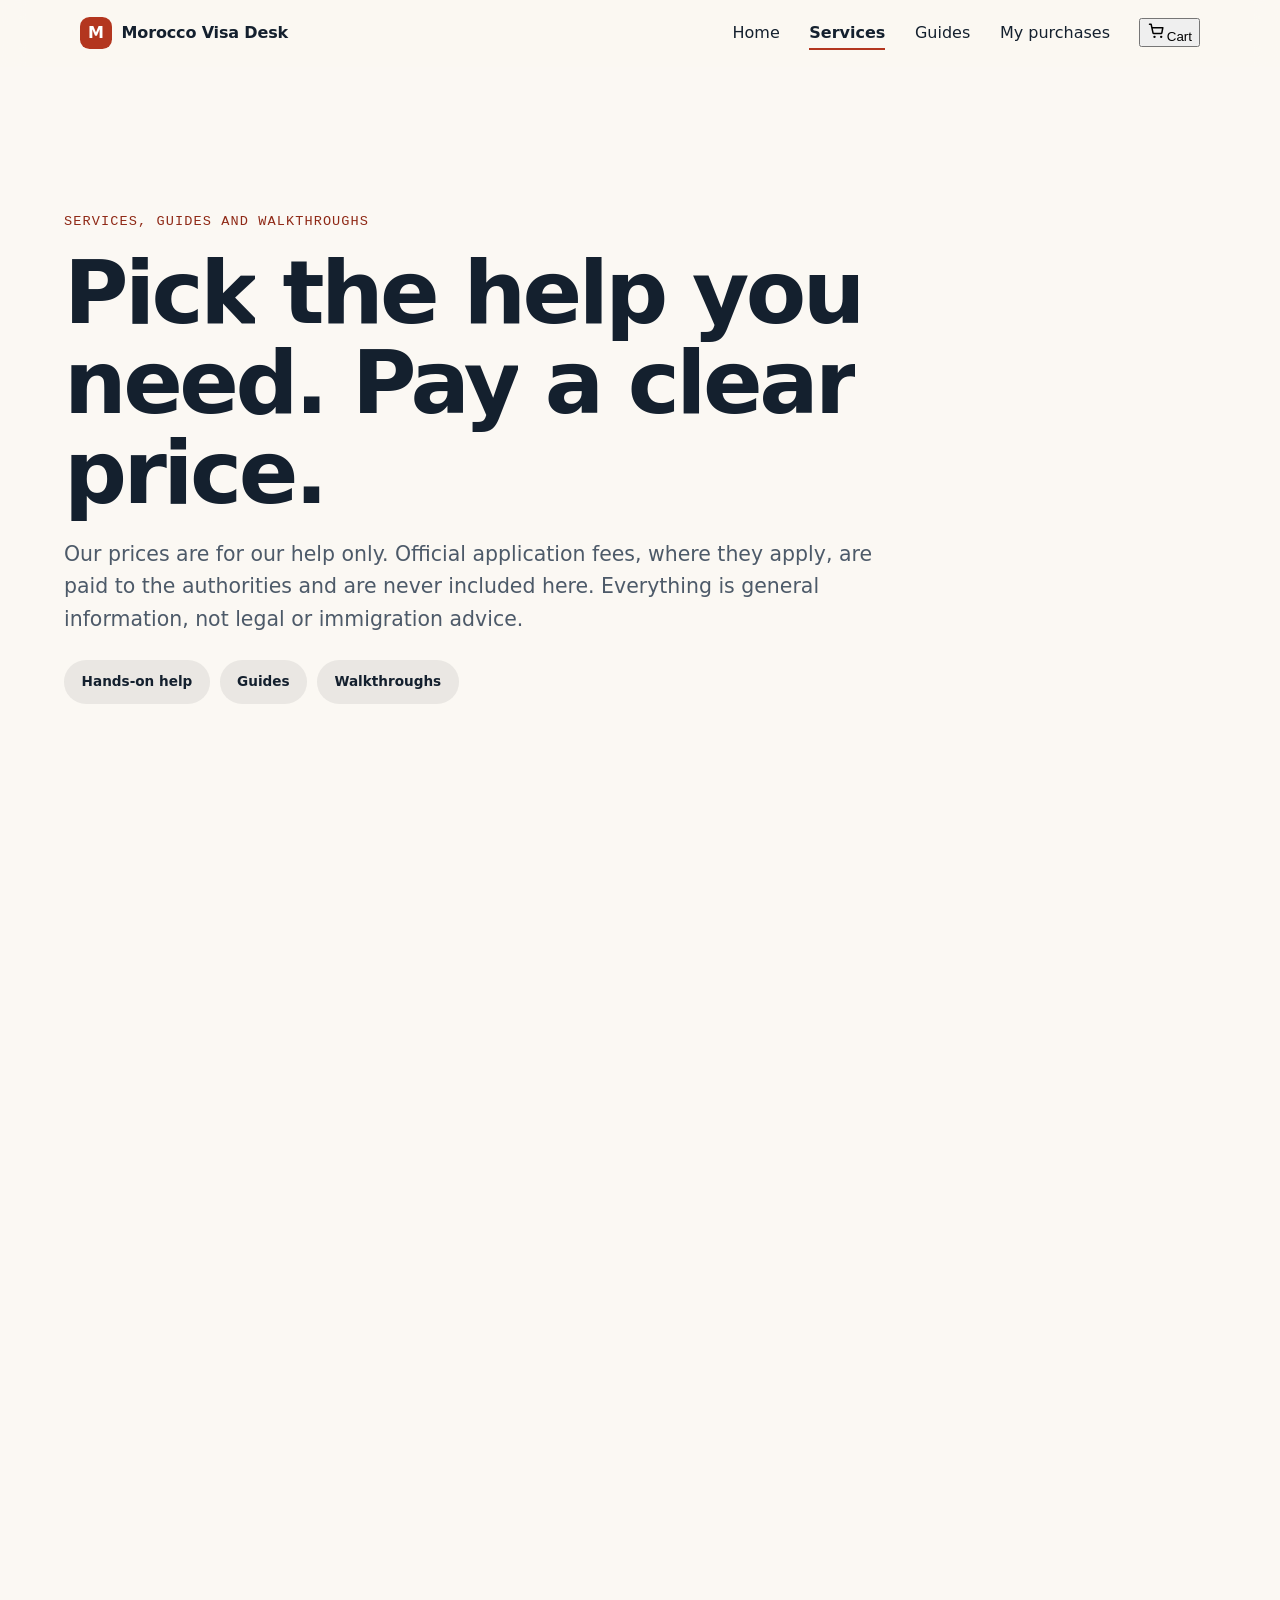
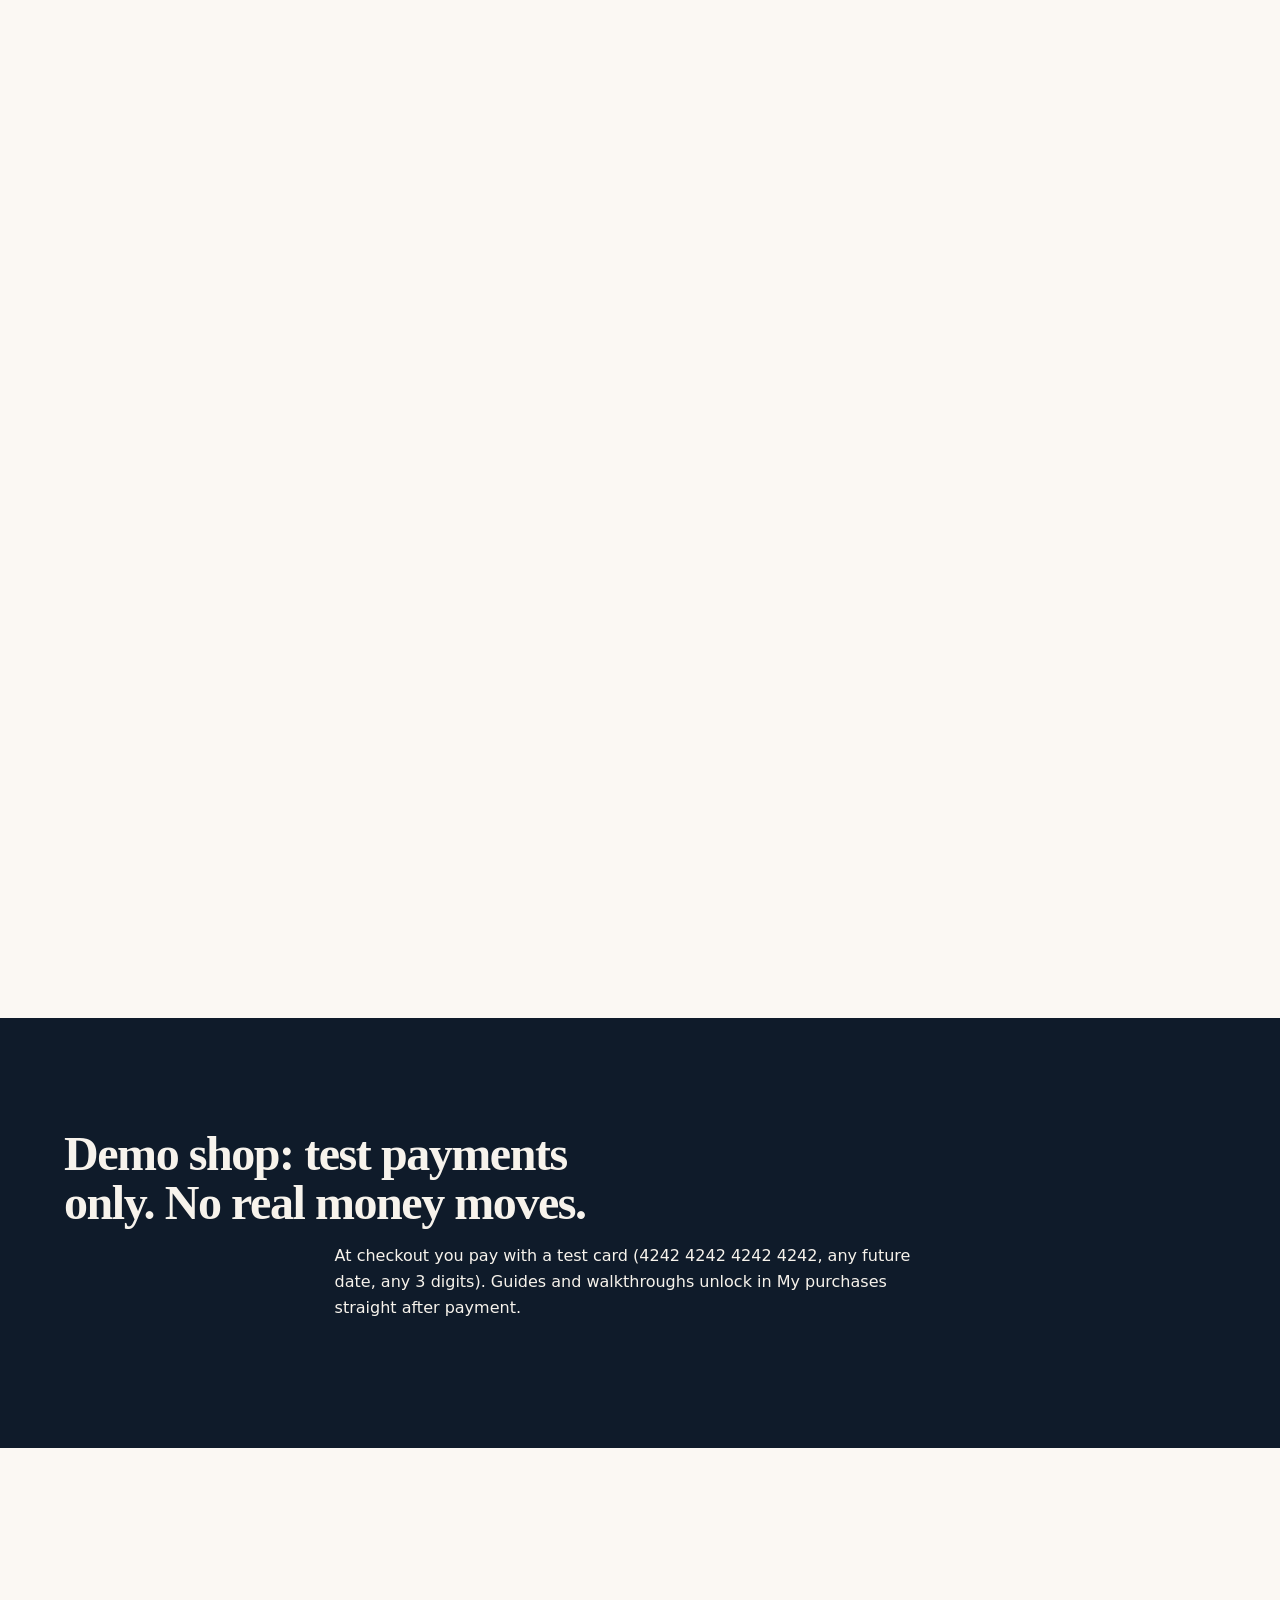
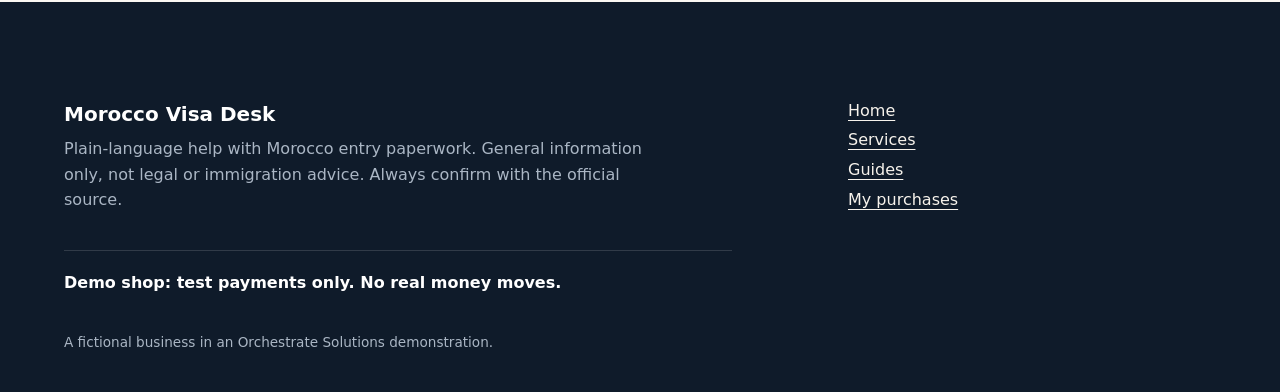
<file: pages/services.html>
<!doctype html>
<html lang="en">
<head>
<meta charset="utf-8">
<meta name="viewport" content="width=device-width, initial-scale=1">
<title>Services, guides and walkthroughs</title>
<meta name="description" content="Every Morocco travel-paperwork service, guide and walkthrough with its price, what is included and options. Test payments only in this demo.">
<style>@view-transition { navigation: auto; }</style>
<link rel="stylesheet" href="../css/tokens.css">
<link rel="stylesheet" href="../css/layout.css">
<link rel="stylesheet" href="../css/site.css">
<link rel="stylesheet" href="../css/shop/core.css">
<link rel="stylesheet" href="../css/shop/services.css">
<script src="../js/nav.js" defer></script>
<script src="../js/motion.js" defer></script>
<script src="../js/app.js" defer></script>
<script src="../js/shop/core.js" defer></script>
<script src="../js/shop/cart.js" defer></script>
<script src="../js/shop/services.js" defer></script>
</head>
<body>
<main id="main">
  <section class="band svc-hero">
    <p class="svc-eyebrow" data-reveal>Services, guides and walkthroughs</p>
    <h1 data-words>Pick the help you need. Pay a clear price.</h1>
    <p class="svc-lead" data-reveal>Our prices are for our help only. Official application fees, where they apply, are paid to the authorities and are never included here. Everything is general information, not legal or immigration advice.</p>
    <nav class="svc-tabs" id="svc-tabs" aria-label="Categories" data-reveal></nav>
  </section>
  <section class="band svc-list" id="svc-root" aria-live="polite">
    <p class="svc-loading">Loading services…</p>
    <noscript><p>The services list needs JavaScript to show prices and add to cart.</p></noscript>
  </section>
  <section class="band band--dark svc-note">
    <h2 data-reveal>Demo shop: test payments only. No real money moves.</h2>
    <p data-reveal>At checkout you pay with a test card (4242 4242 4242 4242, any future date, any 3 digits). Guides and walkthroughs unlock in My purchases straight after payment.</p>
  </section>
</main>
</body>
</html>
</file>
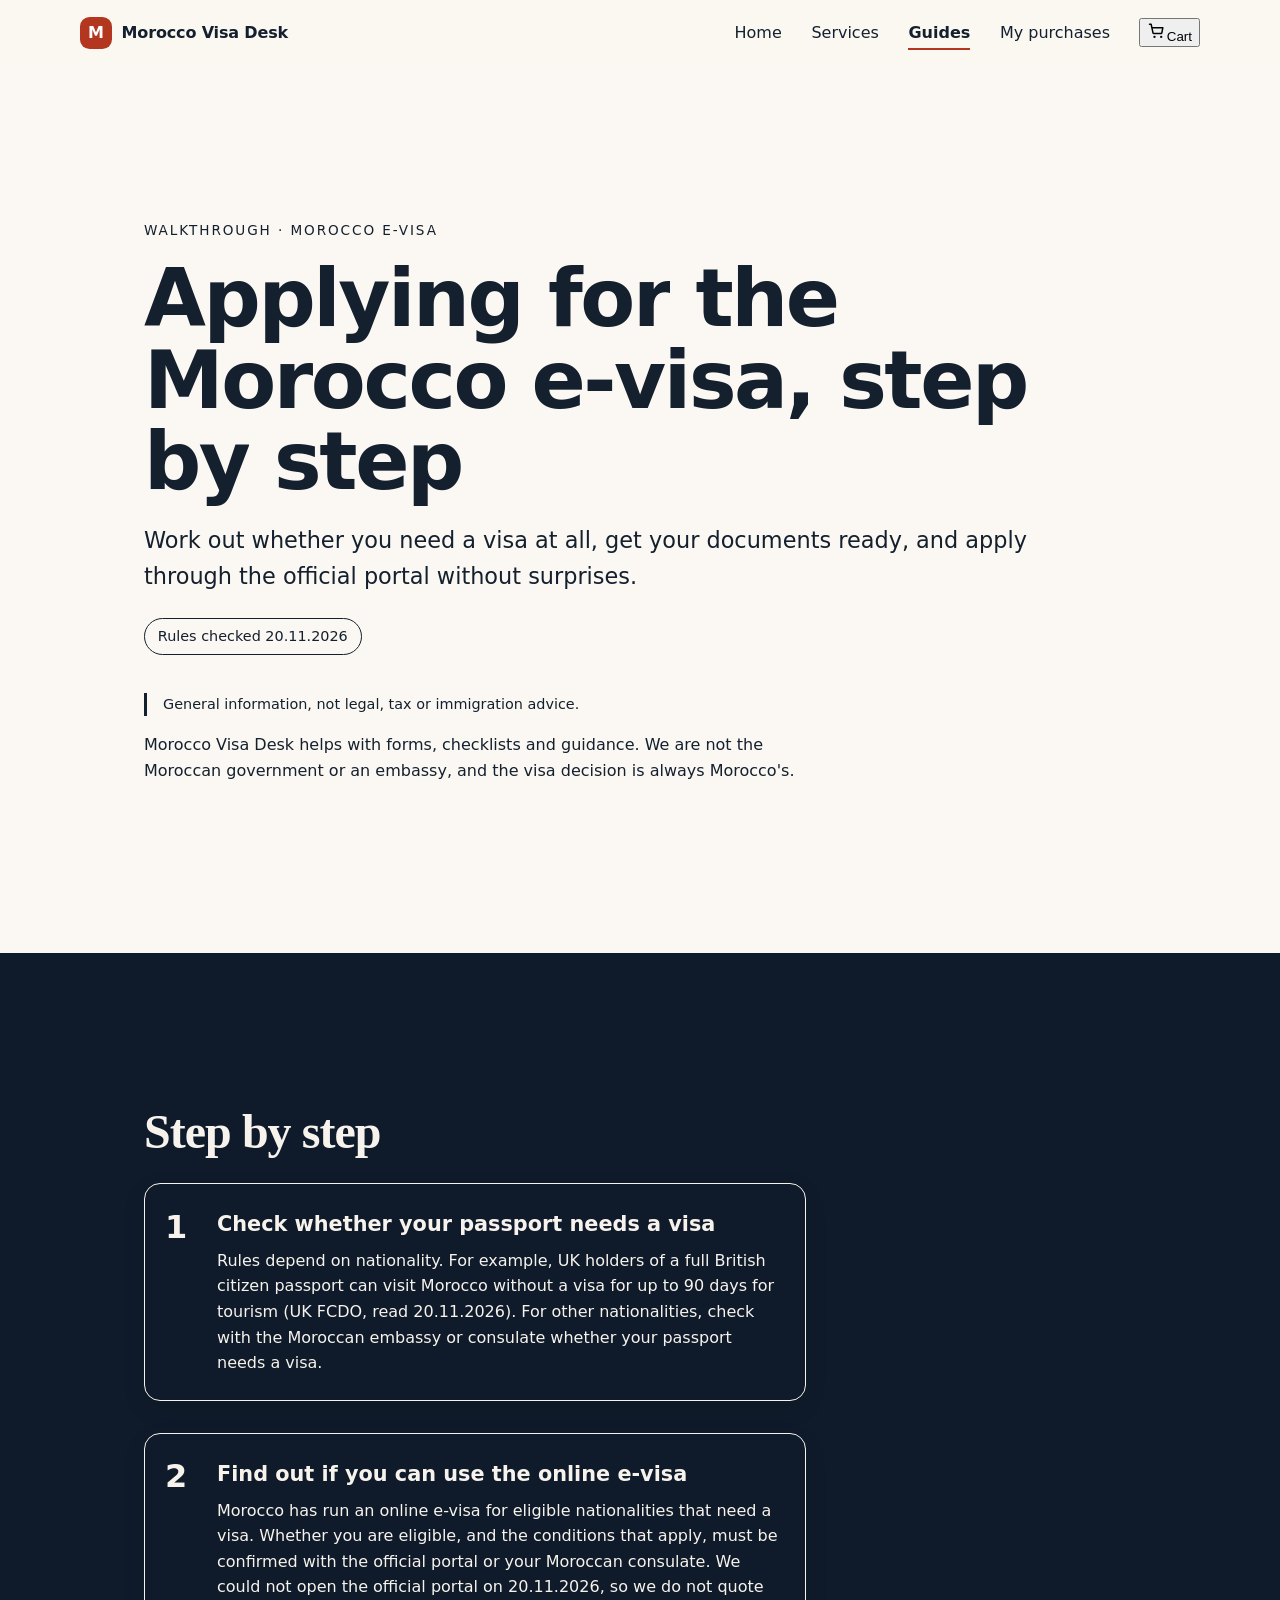
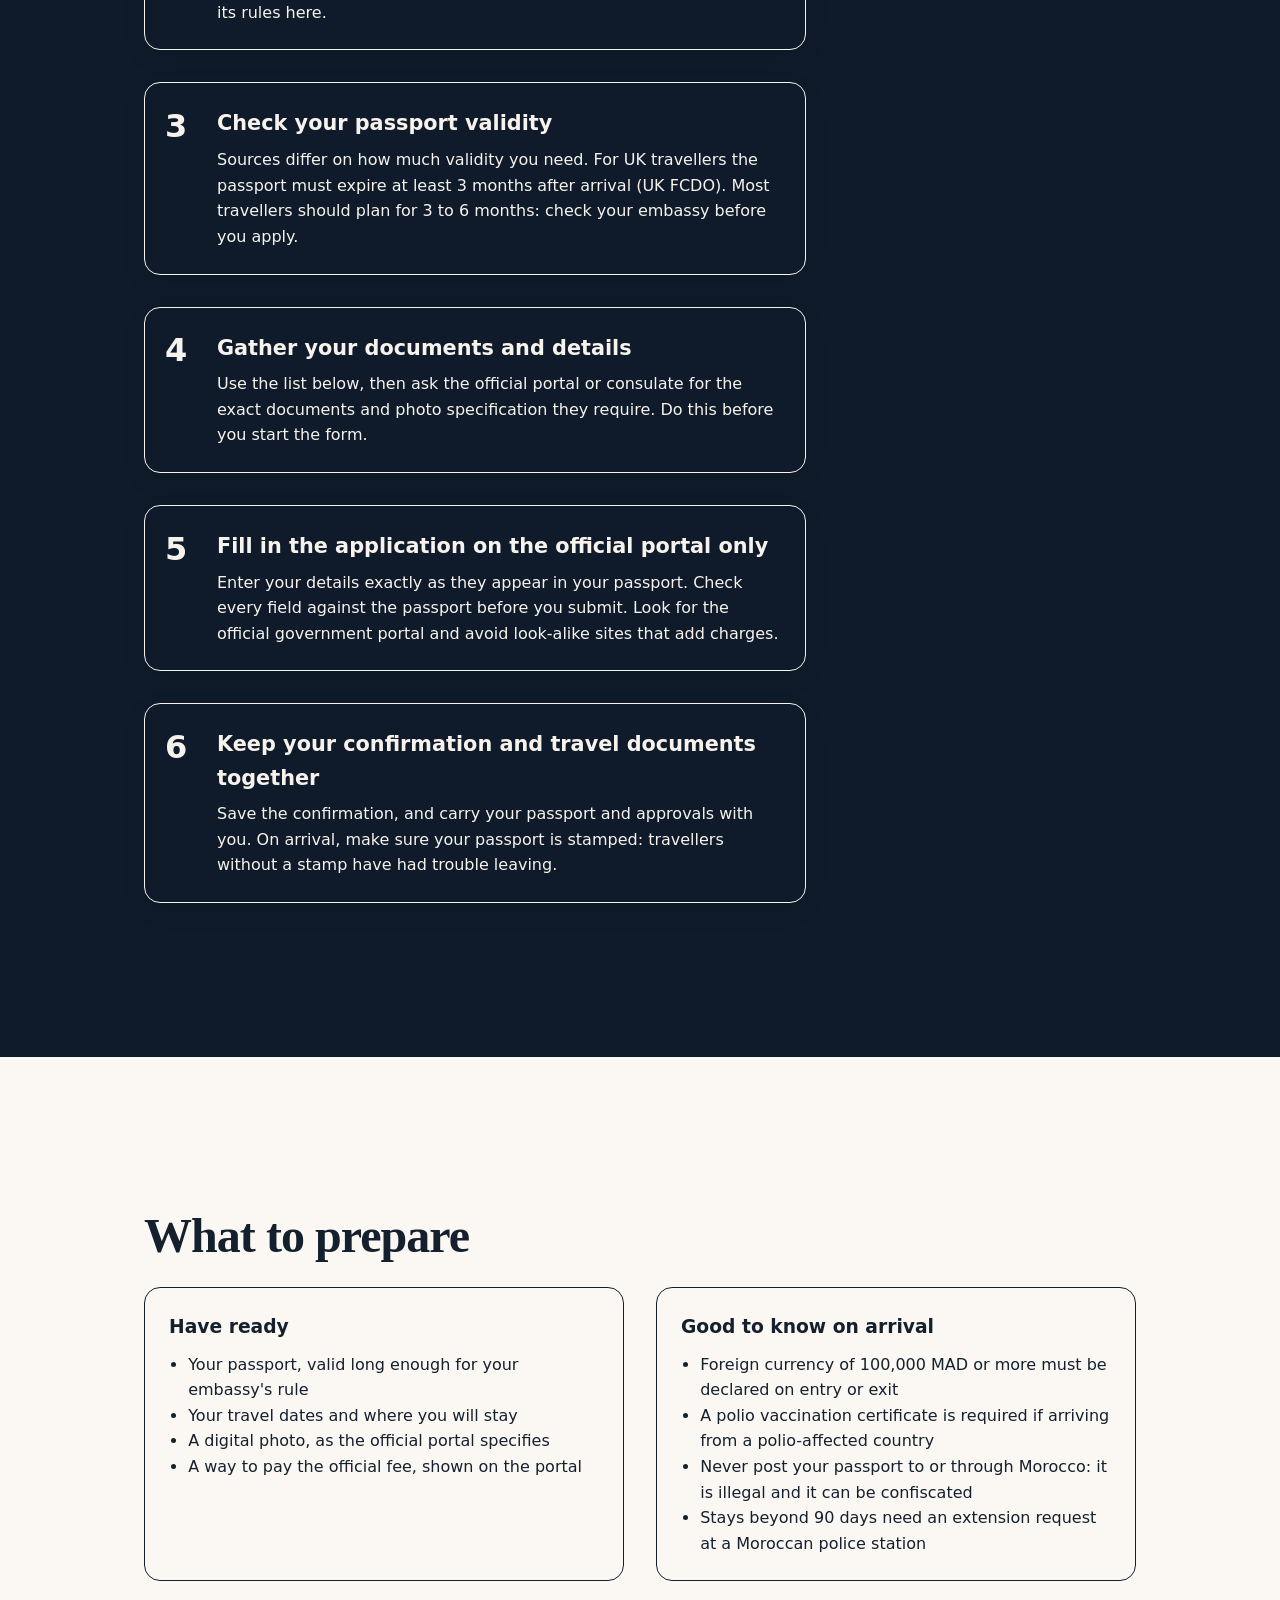
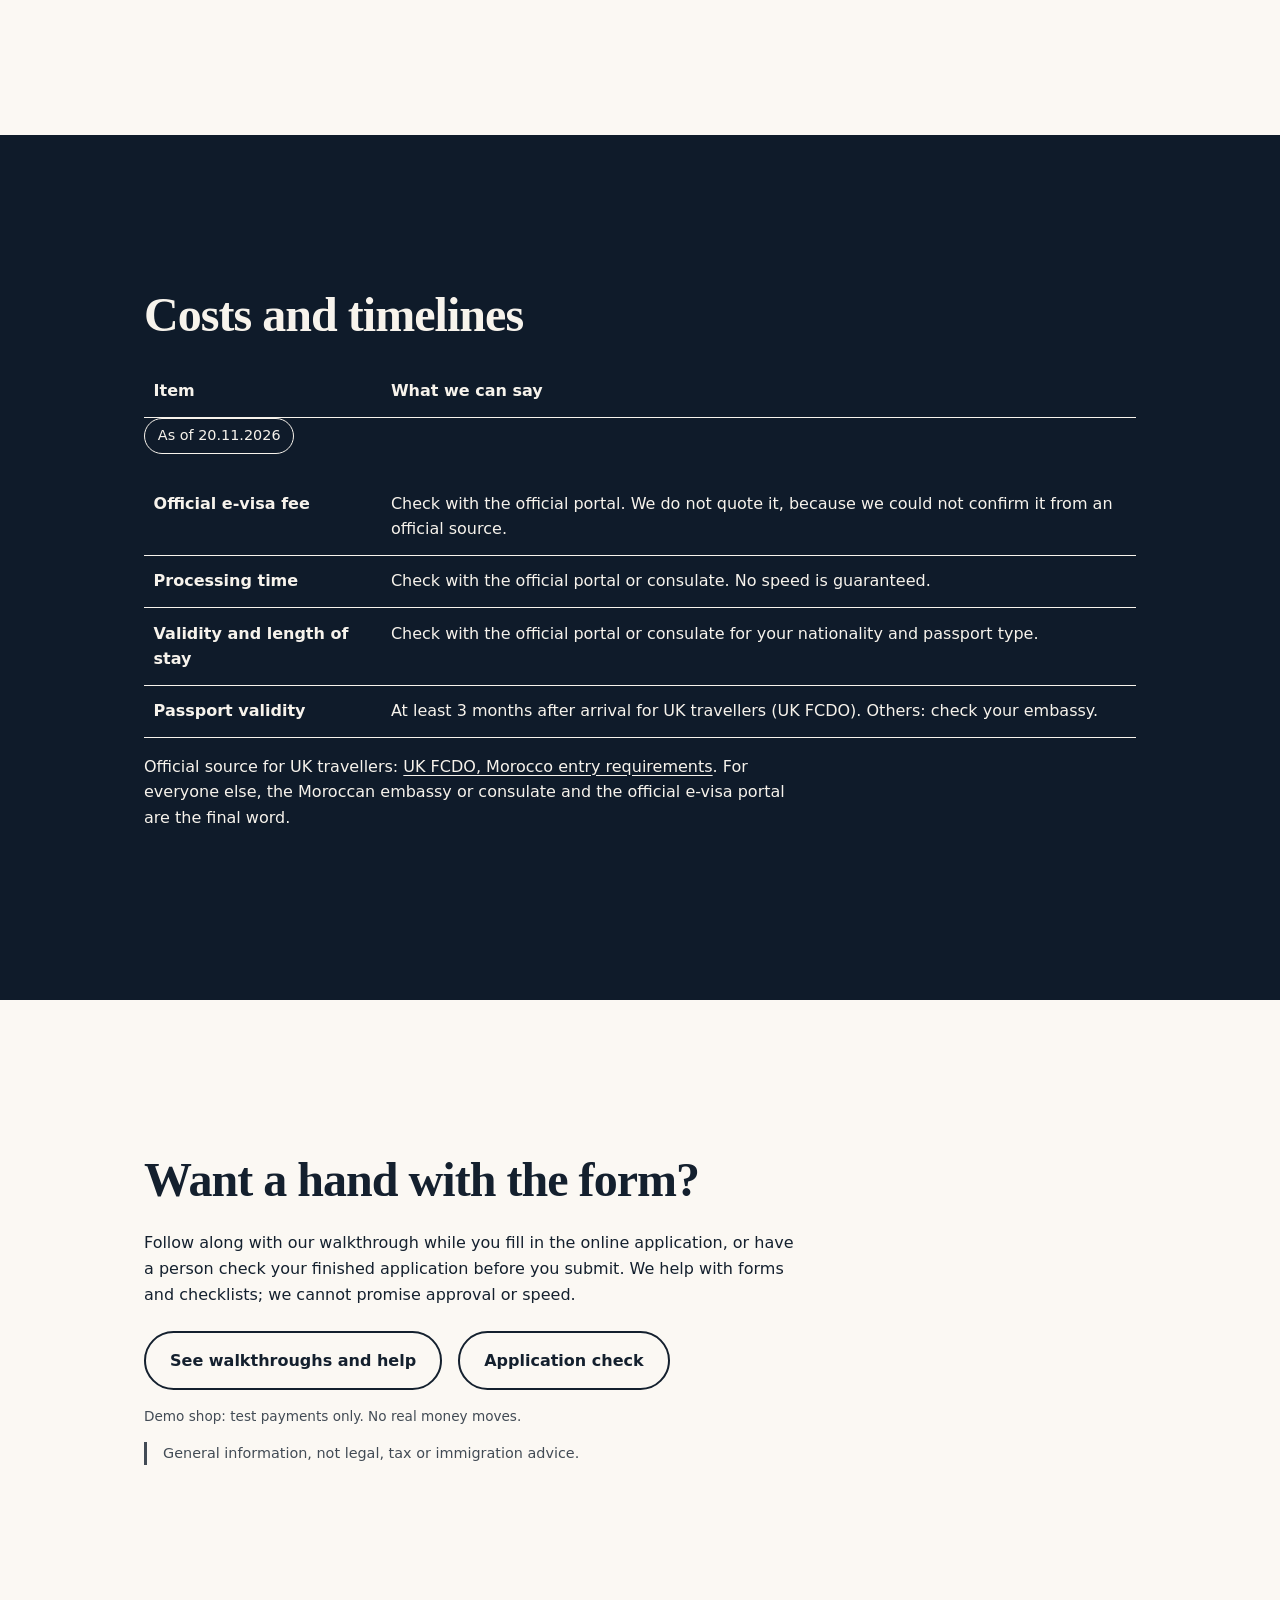
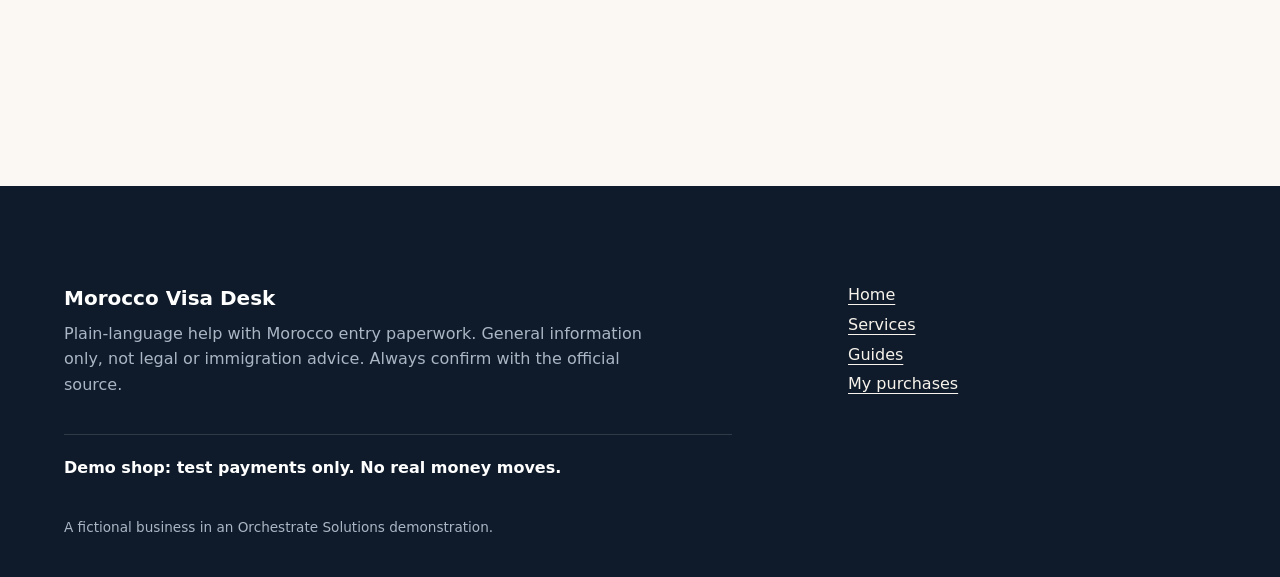
<file: pages/guides/apply-for-the-evisa.html>
<!doctype html>
<html lang="en">
<head>
<meta charset="utf-8">
<meta name="viewport" content="width=device-width, initial-scale=1">
<title>Applying for the Morocco e-visa, step by step</title>
<meta name="description" content="A calm walkthrough of the Morocco e-visa application: check you need one, prepare your documents, apply on the official portal, and what to confirm with the embassy.">
<style>@view-transition { navigation: auto; }</style>
<link rel="stylesheet" href="../../css/tokens.css">
<link rel="stylesheet" href="../../css/layout.css">
<link rel="stylesheet" href="../../css/site.css">
<link rel="stylesheet" href="../../css/shop/core.css">
<script src="../../js/nav.js" defer></script>
<script src="../../js/motion.js" defer></script>
<script src="../../js/app.js" defer></script>
<script src="../../js/shop/core.js" defer></script>
<script src="../../js/shop/cart.js" defer></script>
<style>
.wt { --wt-gap: clamp(1.25rem, 3vw, 2rem); }
.wt__wrap { width: min(100% - 2rem, 62rem); margin-inline: auto; }
.wt__eyebrow { font-size: .85rem; letter-spacing: .14em; text-transform: uppercase; opacity: .75; margin: 0 0 1rem; }
.wt__title { font-size: clamp(2.4rem, 7vw, 5rem); line-height: 1.02; letter-spacing: -.03em; margin: 0 0 1.25rem; max-width: 18ch; }
.wt__lead { font-size: clamp(1.1rem, 2vw, 1.4rem); max-width: 60ch; margin: 0 0 1.5rem; }
.wt__asof { display: inline-block; font-size: .9rem; padding: .35rem .8rem; border-radius: 999px; border: 1px solid currentColor; margin: 0 0 1.5rem; }
.wt h2 { font-size: clamp(1.8rem, 4.5vw, 3rem); letter-spacing: -.02em; line-height: 1.1; margin: 0 0 1.5rem; }
.wt p, .wt li { max-width: 65ch; line-height: 1.6; }
.wt__steps { list-style: none; counter-reset: step; padding: 0; margin: 0; display: grid; gap: var(--wt-gap); }
.wt__steps li { counter-increment: step; position: relative; padding: 1.5rem 1.5rem 1.5rem 4.5rem; border-radius: 1rem; border: 1px solid currentColor; box-shadow: 0 8px 24px rgba(0,0,0,.08); }
.wt__steps li::before { content: counter(step); position: absolute; left: 1.25rem; top: 1.1rem; font-size: 2rem; font-weight: 700; letter-spacing: -.03em; }
.wt__steps h3 { margin: 0 0 .4rem; font-size: 1.3rem; }
.wt__steps p { margin: 0; }
.wt__grid { display: grid; gap: var(--wt-gap); grid-template-columns: repeat(auto-fit, minmax(16rem, 1fr)); }
.wt__card { padding: 1.5rem; border-radius: 1rem; border: 1px solid currentColor; }
.wt__card h3 { margin: 0 0 .6rem; }
.wt__card ul { margin: 0; padding-left: 1.2rem; }
.wt__table { width: 100%; border-collapse: collapse; }
.wt__table th, .wt__table td { text-align: left; padding: .8rem .6rem; border-bottom: 1px solid currentColor; vertical-align: top; }
.wt__tablewrap { overflow-x: auto; }
.wt__cta { display: flex; flex-wrap: wrap; gap: 1rem; margin-top: 1.5rem; }
.wt__btn { display: inline-block; padding: .9rem 1.5rem; border-radius: 999px; font-weight: 600; text-decoration: none; border: 2px solid currentColor; transition: transform .3s cubic-bezier(.2,.7,.2,1); }
.wt__btn:hover, .wt__btn:focus-visible { transform: translateY(-2px); }
.wt__btn--solid { background: currentColor; }
.wt__btn--solid span { filter: invert(1); mix-blend-mode: difference; }
.wt a { text-underline-offset: .2em; }
.wt__test { font-size: .85rem; opacity: .8; margin-top: 1rem; }
</style>
</head>
<body>
<main id="main" class="wt">
  <section class="band" style="min-height: 80svh; display: grid; align-items: center;">
    <div class="wt__wrap">
      <p class="wt__eyebrow" data-reveal>Walkthrough · Morocco e-visa</p>
      <h1 class="wt__title" data-words>Applying for the Morocco e-visa, step by step</h1>
      <p class="wt__lead" data-reveal>Work out whether you need a visa at all, get your documents ready, and apply through the official portal without surprises.</p>
      <p class="wt__asof" data-reveal>Rules checked 20.11.2026</p>
      <p class="guide-note" data-reveal>General information, not legal, tax or immigration advice.</p>
      <p data-reveal>Morocco Visa Desk helps with forms, checklists and guidance. We are not the Moroccan government or an embassy, and the visa decision is always Morocco's.</p>
    </div>
  </section>

  <section class="band band--dark">
    <div class="wt__wrap">
      <h2 data-reveal>Step by step</h2>
      <ol class="wt__steps">
        <li data-reveal>
          <h3>Check whether your passport needs a visa</h3>
          <p>Rules depend on nationality. For example, UK holders of a full British citizen passport can visit Morocco without a visa for up to 90 days for tourism (UK FCDO, read 20.11.2026). For other nationalities, check with the Moroccan embassy or consulate whether your passport needs a visa.</p>
        </li>
        <li data-reveal>
          <h3>Find out if you can use the online e-visa</h3>
          <p>Morocco has run an online e-visa for eligible nationalities that need a visa. Whether you are eligible, and the conditions that apply, must be confirmed with the official portal or your Moroccan consulate. We could not open the official portal on 20.11.2026, so we do not quote its rules here.</p>
        </li>
        <li data-reveal>
          <h3>Check your passport validity</h3>
          <p>Sources differ on how much validity you need. For UK travellers the passport must expire at least 3 months after arrival (UK FCDO). Most travellers should plan for 3 to 6 months: check your embassy before you apply.</p>
        </li>
        <li data-reveal>
          <h3>Gather your documents and details</h3>
          <p>Use the list below, then ask the official portal or consulate for the exact documents and photo specification they require. Do this before you start the form.</p>
        </li>
        <li data-reveal>
          <h3>Fill in the application on the official portal only</h3>
          <p>Enter your details exactly as they appear in your passport. Check every field against the passport before you submit. Look for the official government portal and avoid look-alike sites that add charges.</p>
        </li>
        <li data-reveal>
          <h3>Keep your confirmation and travel documents together</h3>
          <p>Save the confirmation, and carry your passport and approvals with you. On arrival, make sure your passport is stamped: travellers without a stamp have had trouble leaving.</p>
        </li>
      </ol>
    </div>
  </section>

  <section class="band">
    <div class="wt__wrap">
      <h2 data-reveal>What to prepare</h2>
      <div class="wt__grid">
        <div class="wt__card" data-reveal>
          <h3>Have ready</h3>
          <ul>
            <li>Your passport, valid long enough for your embassy's rule</li>
            <li>Your travel dates and where you will stay</li>
            <li>A digital photo, as the official portal specifies</li>
            <li>A way to pay the official fee, shown on the portal</li>
          </ul>
        </div>
        <div class="wt__card" data-reveal>
          <h3>Good to know on arrival</h3>
          <ul>
            <li>Foreign currency of 100,000 MAD or more must be declared on entry or exit</li>
            <li>A polio vaccination certificate is required if arriving from a polio-affected country</li>
            <li>Never post your passport to or through Morocco: it is illegal and it can be confiscated</li>
            <li>Stays beyond 90 days need an extension request at a Moroccan police station</li>
          </ul>
        </div>
      </div>
    </div>
  </section>

  <section class="band band--dark">
    <div class="wt__wrap">
      <h2 data-reveal>Costs and timelines</h2>
      <div class="wt__tablewrap" data-reveal>
        <table class="wt__table">
          <caption class="wt__asof">As of 20.11.2026</caption>
          <thead><tr><th scope="col">Item</th><th scope="col">What we can say</th></tr></thead>
          <tbody>
            <tr><th scope="row">Official e-visa fee</th><td>Check with the official portal. We do not quote it, because we could not confirm it from an official source.</td></tr>
            <tr><th scope="row">Processing time</th><td>Check with the official portal or consulate. No speed is guaranteed.</td></tr>
            <tr><th scope="row">Validity and length of stay</th><td>Check with the official portal or consulate for your nationality and passport type.</td></tr>
            <tr><th scope="row">Passport validity</th><td>At least 3 months after arrival for UK travellers (UK FCDO). Others: check your embassy.</td></tr>
          </tbody>
        </table>
      </div>
      <p data-reveal>Official source for UK travellers: <a href="https://www.gov.uk/foreign-travel-advice/morocco/entry-requirements" rel="noopener">UK FCDO, Morocco entry requirements</a>. For everyone else, the Moroccan embassy or consulate and the official e-visa portal are the final word.</p>
    </div>
  </section>

  <section class="band">
    <div class="wt__wrap">
      <h2 data-reveal>Want a hand with the form?</h2>
      <p data-reveal>Follow along with our walkthrough while you fill in the online application, or have a person check your finished application before you submit. We help with forms and checklists; we cannot promise approval or speed.</p>
      <div class="wt__cta" data-reveal>
        <a class="wt__btn" href="../services.html">See walkthroughs and help</a>
        <a class="wt__btn" href="../services.html#application-check">Application check</a>
      </div>
      <p class="wt__test">Demo shop: test payments only. No real money moves.</p>
      <p class="guide-note">General information, not legal, tax or immigration advice.</p>
    </div>
  </section>
</main>
</body>
</html>
</file>
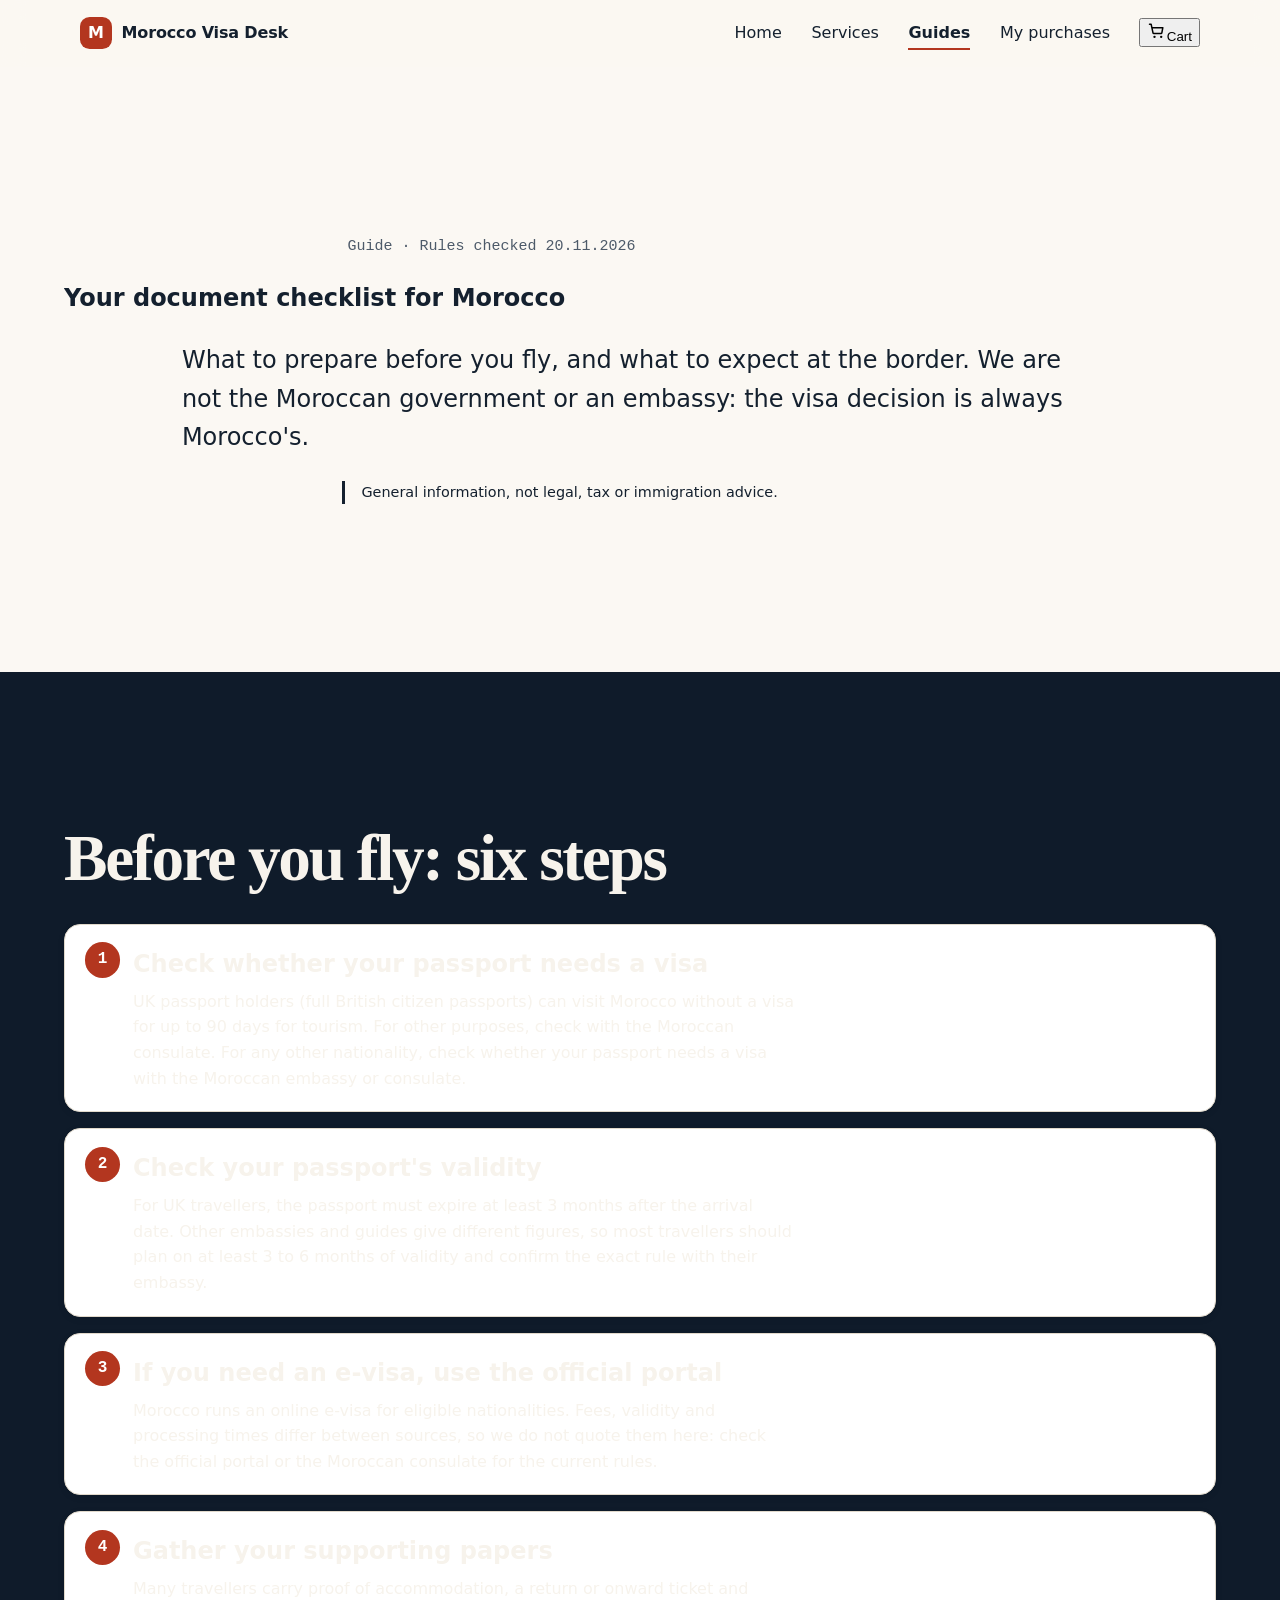
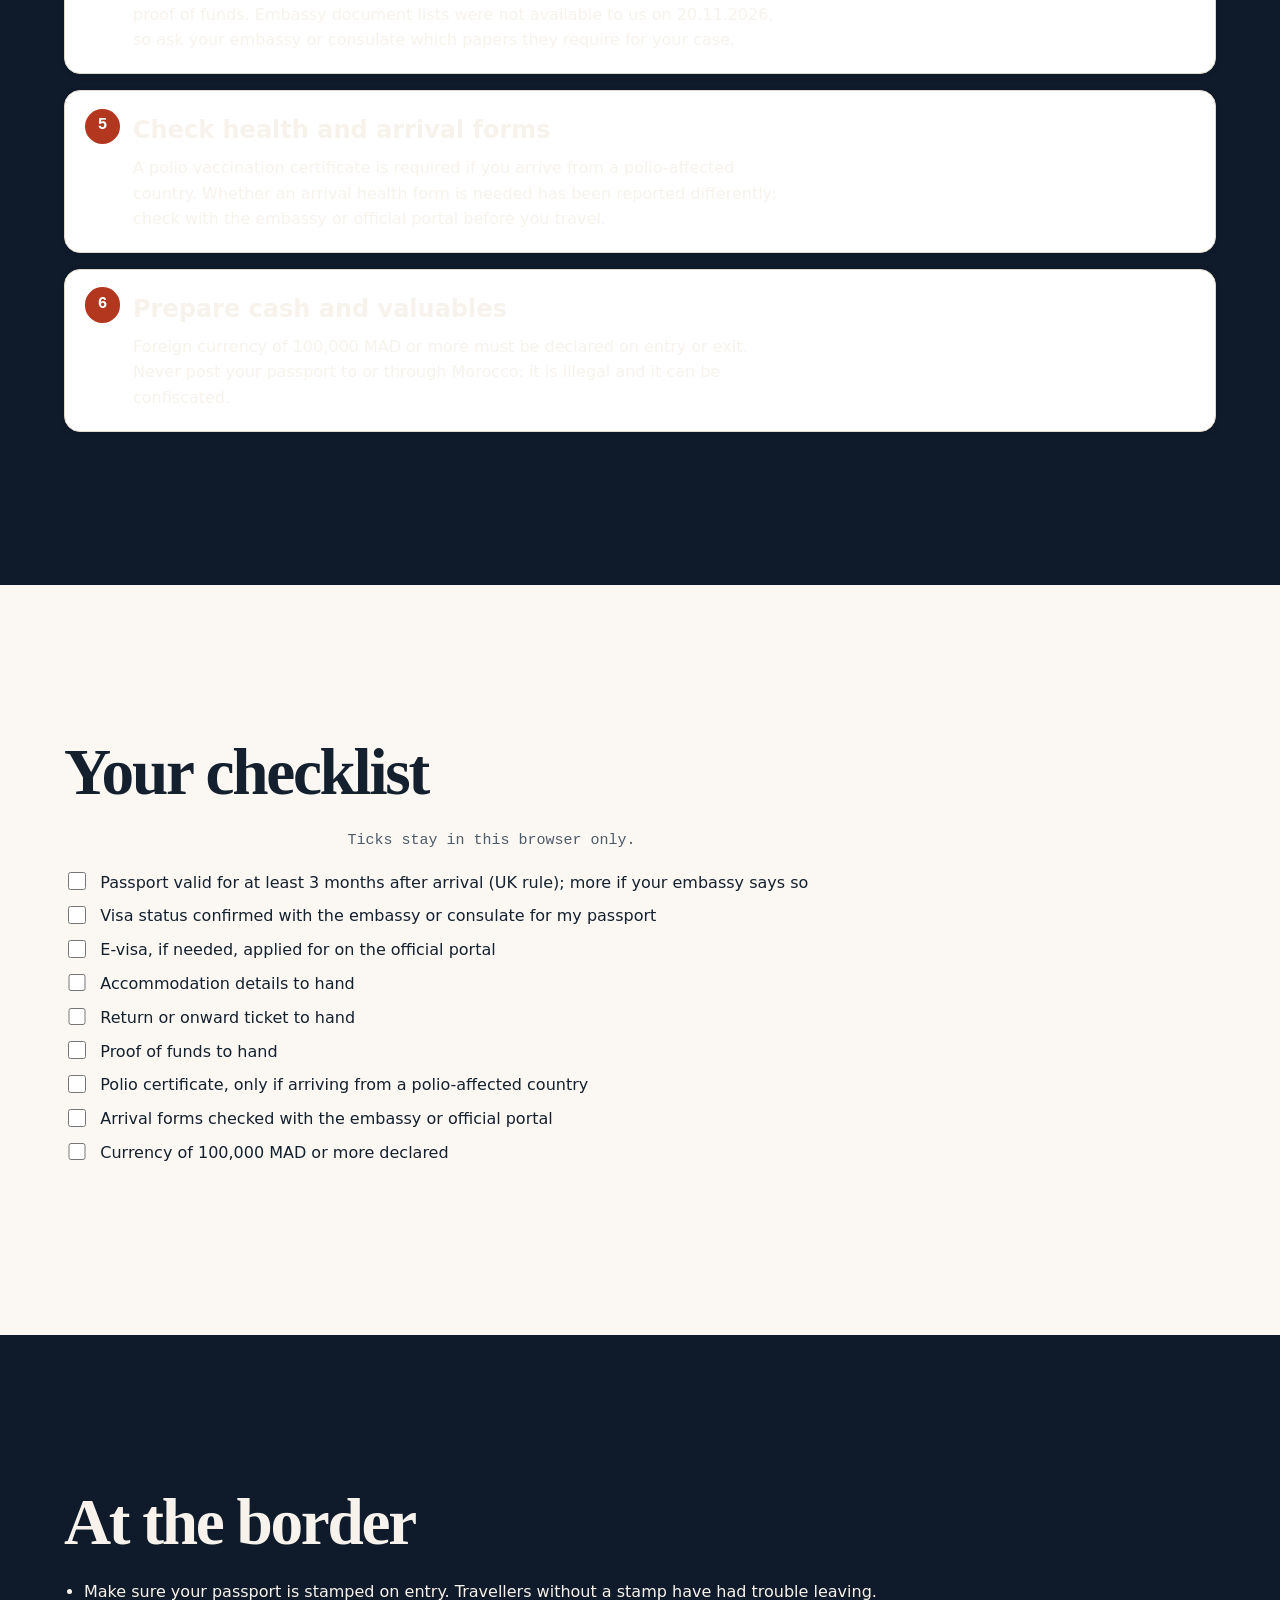
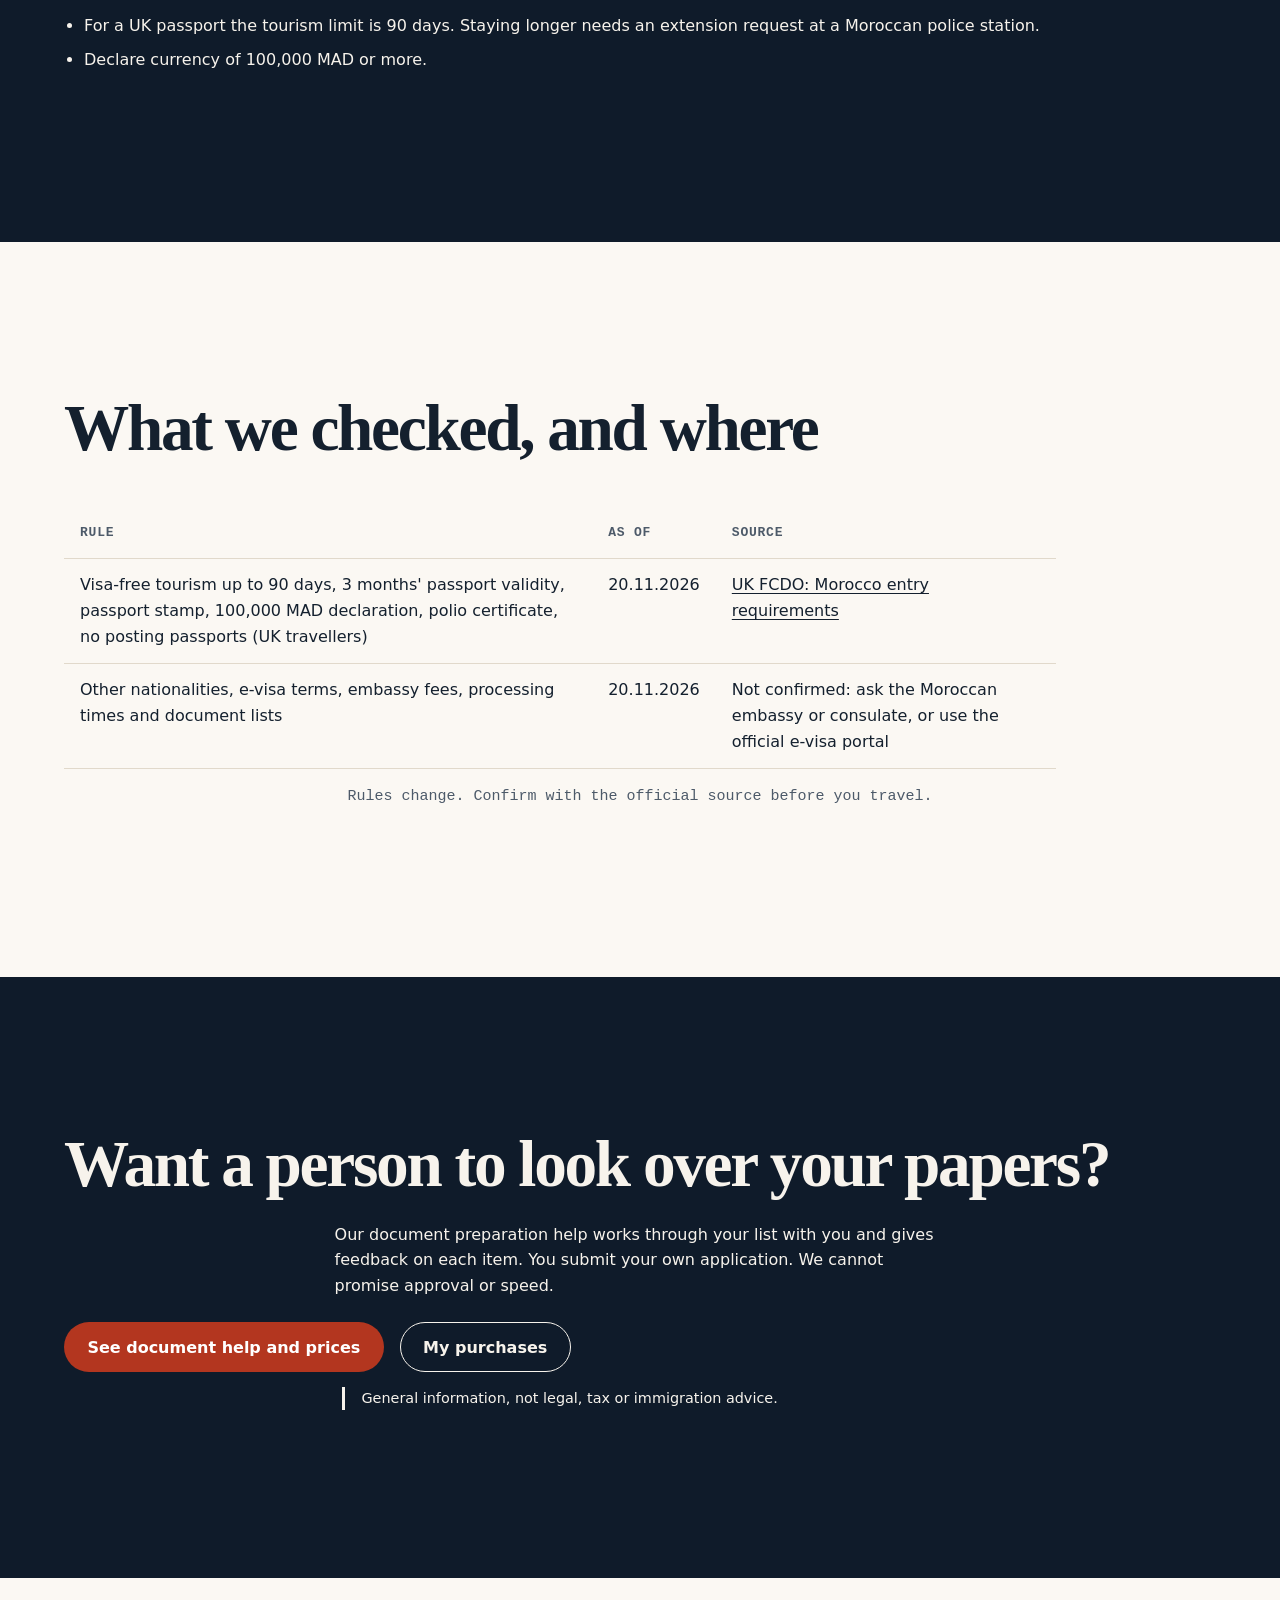
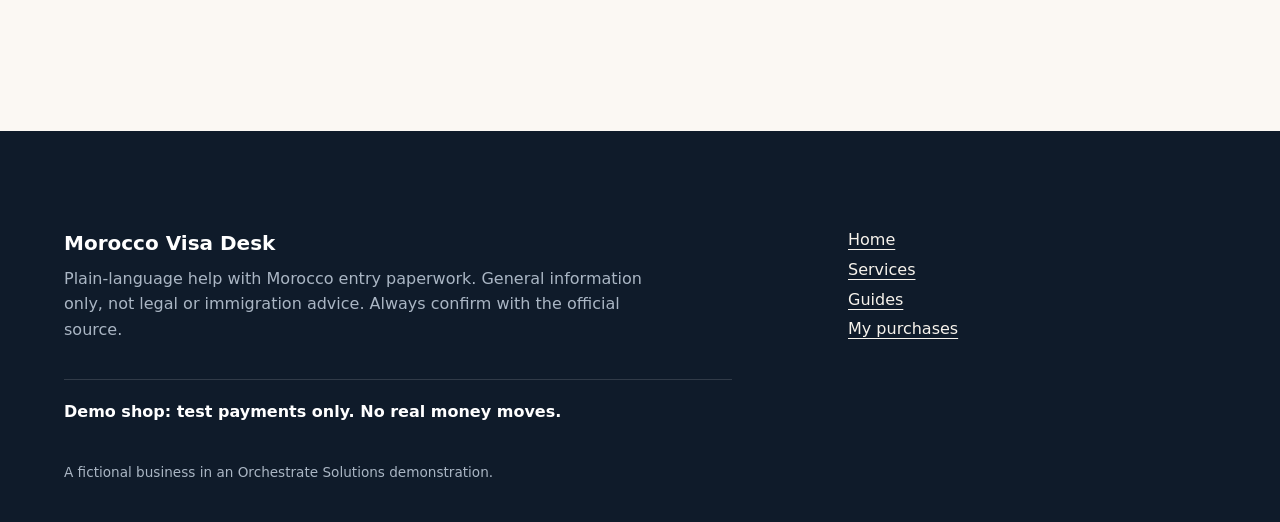
<file: pages/guides/arrival-and-documents.html>
<!doctype html>
<html lang="en">
<head>
<meta charset="utf-8">
<meta name="viewport" content="width=device-width, initial-scale=1">
<title>Your document checklist for Morocco</title>
<meta name="description" content="What to prepare before you fly to Morocco and what to expect at the border: passport, accommodation, return ticket, funds and arrival checks. Rules checked 20.11.2026.">
<style>@view-transition { navigation: auto; }
.g-steps { list-style: none; counter-reset: s; padding: 0; margin: 2rem 0 0; display: grid; gap: 1rem; max-width: 52rem; }
.g-steps li { counter-increment: s; background: var(--surface); border: 1px solid var(--line); border-radius: 1rem; padding: 1.25rem 1.5rem 1.25rem 4.25rem; position: relative; box-shadow: var(--shadow-sm); }
.g-steps li::before { content: counter(s); position: absolute; left: 1.25rem; top: 1.1rem; width: 2.2rem; height: 2.2rem; border-radius: 50%; display: grid; place-items: center; background: var(--accent); color: var(--on-accent); font-family: var(--font-mono); font-weight: 700; }
.g-steps h3 { margin: 0 0 .35rem; font-size: var(--fs-lg); }
.g-steps p { margin: 0; max-width: 60ch; }
.g-asof { font-family: var(--font-mono); font-size: var(--fs-sm); color: var(--text-muted); }
.band--dark .g-asof { color: var(--on-dark-muted); }
.g-table { width: 100%; max-width: 62rem; border-collapse: collapse; margin-top: 1.5rem; }
.g-table th, .g-table td { text-align: left; padding: .85rem 1rem; border-bottom: 1px solid var(--line); vertical-align: top; }
.g-table th { font-family: var(--font-mono); font-size: var(--fs-xs); text-transform: uppercase; letter-spacing: .06em; color: var(--text-muted); }
.g-scroll { overflow-x: auto; }
.g-list { max-width: 60ch; padding-left: 1.25rem; }
.g-list li { margin: .5rem 0; }
.g-check li { list-style: none; margin-left: -1.25rem; }
.g-check input { margin-right: .6rem; accent-color: var(--accent); width: 1.1rem; height: 1.1rem; vertical-align: -.15rem; }
.g-check label { cursor: pointer; }
.g-cta { display: flex; flex-wrap: wrap; gap: 1rem; margin-top: 1.5rem; }
@media print { .g-cta { display: none; } }
</style>
<link rel="stylesheet" href="../../css/tokens.css">
<link rel="stylesheet" href="../../css/layout.css">
<link rel="stylesheet" href="../../css/site.css">
<link rel="stylesheet" href="../../css/shop/core.css">
<script src="../../js/nav.js" defer></script>
<script src="../../js/motion.js" defer></script>
<script src="../../js/app.js" defer></script>
<script src="../../js/shop/core.js" defer></script>
<script src="../../js/shop/cart.js" defer></script>
</head>
<body>
<main id="main">
  <section class="band">
    <p class="g-asof" data-reveal>Guide · Rules checked 20.11.2026</p>
    <h1 data-words>Your document checklist for Morocco</h1>
    <p data-reveal style="max-width:60ch;font-size:var(--fs-lg)">What to prepare before you fly, and what to expect at the border. We are not the Moroccan government or an embassy: the visa decision is always Morocco's.</p>
    <p class="guide-note" data-reveal>General information, not legal, tax or immigration advice.</p>
  </section>

  <section class="band band--dark">
    <h2 data-reveal>Before you fly: six steps</h2>
    <ol class="g-steps">
      <li data-reveal>
        <h3>Check whether your passport needs a visa</h3>
        <p>UK passport holders (full British citizen passports) can visit Morocco without a visa for up to 90 days for tourism. For other purposes, check with the Moroccan consulate. For any other nationality, check whether your passport needs a visa with the Moroccan embassy or consulate.</p>
      </li>
      <li data-reveal>
        <h3>Check your passport's validity</h3>
        <p>For UK travellers, the passport must expire at least 3 months after the arrival date. Other embassies and guides give different figures, so most travellers should plan on at least 3 to 6 months of validity and confirm the exact rule with their embassy.</p>
      </li>
      <li data-reveal>
        <h3>If you need an e-visa, use the official portal</h3>
        <p>Morocco runs an online e-visa for eligible nationalities. Fees, validity and processing times differ between sources, so we do not quote them here: check the official portal or the Moroccan consulate for the current rules.</p>
      </li>
      <li data-reveal>
        <h3>Gather your supporting papers</h3>
        <p>Many travellers carry proof of accommodation, a return or onward ticket and proof of funds. Embassy document lists were not available to us on 20.11.2026, so ask your embassy or consulate which papers they require for your case.</p>
      </li>
      <li data-reveal>
        <h3>Check health and arrival forms</h3>
        <p>A polio vaccination certificate is required if you arrive from a polio-affected country. Whether an arrival health form is needed has been reported differently: check with the embassy or official portal before you travel.</p>
      </li>
      <li data-reveal>
        <h3>Prepare cash and valuables</h3>
        <p>Foreign currency of 100,000 MAD or more must be declared on entry or exit. Never post your passport to or through Morocco: it is illegal and it can be confiscated.</p>
      </li>
    </ol>
  </section>

  <section class="band">
    <h2 data-reveal>Your checklist</h2>
    <p data-reveal class="g-asof">Ticks stay in this browser only.</p>
    <ul class="g-list g-check" id="g-check">
      <li><label><input type="checkbox"> Passport valid for at least 3 months after arrival (UK rule); more if your embassy says so</label></li>
      <li><label><input type="checkbox"> Visa status confirmed with the embassy or consulate for my passport</label></li>
      <li><label><input type="checkbox"> E-visa, if needed, applied for on the official portal</label></li>
      <li><label><input type="checkbox"> Accommodation details to hand</label></li>
      <li><label><input type="checkbox"> Return or onward ticket to hand</label></li>
      <li><label><input type="checkbox"> Proof of funds to hand</label></li>
      <li><label><input type="checkbox"> Polio certificate, only if arriving from a polio-affected country</label></li>
      <li><label><input type="checkbox"> Arrival forms checked with the embassy or official portal</label></li>
      <li><label><input type="checkbox"> Currency of 100,000 MAD or more declared</label></li>
    </ul>
  </section>

  <section class="band band--dark">
    <h2 data-reveal>At the border</h2>
    <ul class="g-list" data-reveal>
      <li>Make sure your passport is stamped on entry. Travellers without a stamp have had trouble leaving.</li>
      <li>For a UK passport the tourism limit is 90 days. Staying longer needs an extension request at a Moroccan police station.</li>
      <li>Declare currency of 100,000 MAD or more.</li>
    </ul>
  </section>

  <section class="band">
    <h2 data-reveal>What we checked, and where</h2>
    <div class="g-scroll" data-reveal>
    <table class="g-table">
      <thead><tr><th>Rule</th><th>As of</th><th>Source</th></tr></thead>
      <tbody>
        <tr><td>Visa-free tourism up to 90 days, 3 months' passport validity, passport stamp, 100,000 MAD declaration, polio certificate, no posting passports (UK travellers)</td><td>20.11.2026</td><td><a href="https://www.gov.uk/foreign-travel-advice/morocco/entry-requirements" rel="noopener">UK FCDO: Morocco entry requirements</a></td></tr>
        <tr><td>Other nationalities, e-visa terms, embassy fees, processing times and document lists</td><td>20.11.2026</td><td>Not confirmed: ask the Moroccan embassy or consulate, or use the official e-visa portal</td></tr>
      </tbody>
    </table>
    </div>
    <p class="g-asof" data-reveal style="margin-top:1rem">Rules change. Confirm with the official source before you travel.</p>
  </section>

  <section class="band band--dark">
    <h2 data-reveal>Want a person to look over your papers?</h2>
    <p data-reveal style="max-width:60ch">Our document preparation help works through your list with you and gives feedback on each item. You submit your own application. We cannot promise approval or speed.</p>
    <div class="g-cta" data-reveal>
      <a class="btn" href="../services.html">See document help and prices</a>
      <a class="btn btn--ghost" href="../account.html">My purchases</a>
    </div>
    <p class="guide-note" data-reveal>General information, not legal, tax or immigration advice.</p>
  </section>
</main>
<script>
(function () {
  var key = 'shop:morocco-visa-agency:guide-documents:ticks', boxes = document.querySelectorAll('#g-check input'), saved = [];
  try { saved = JSON.parse(localStorage.getItem(key) || '[]'); } catch (e) {}
  boxes.forEach(function (b, i) {
    b.checked = !!saved[i];
    b.addEventListener('change', function () {
      try { localStorage.setItem(key, JSON.stringify([].map.call(boxes, function (x) { return x.checked; }))); } catch (e) {}
    });
  });
})();
</script>
</body>
</html>
</file>
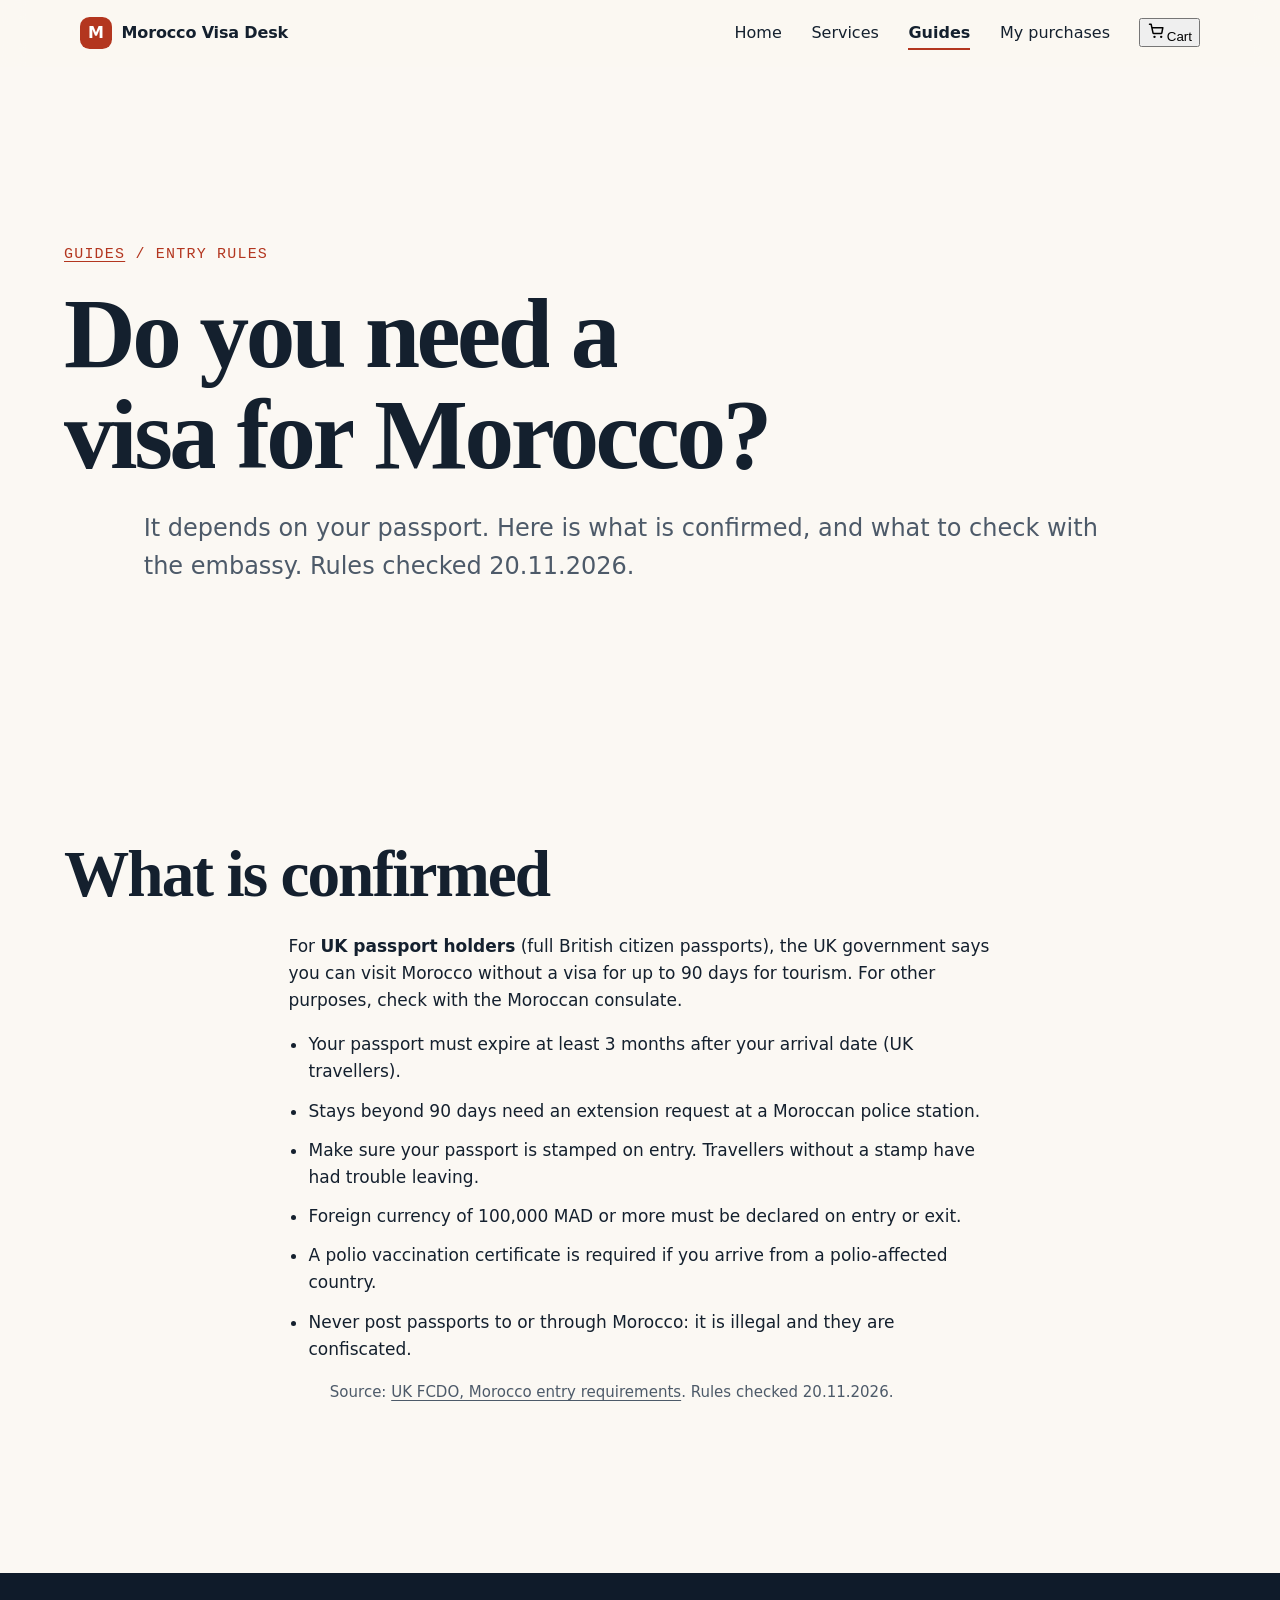
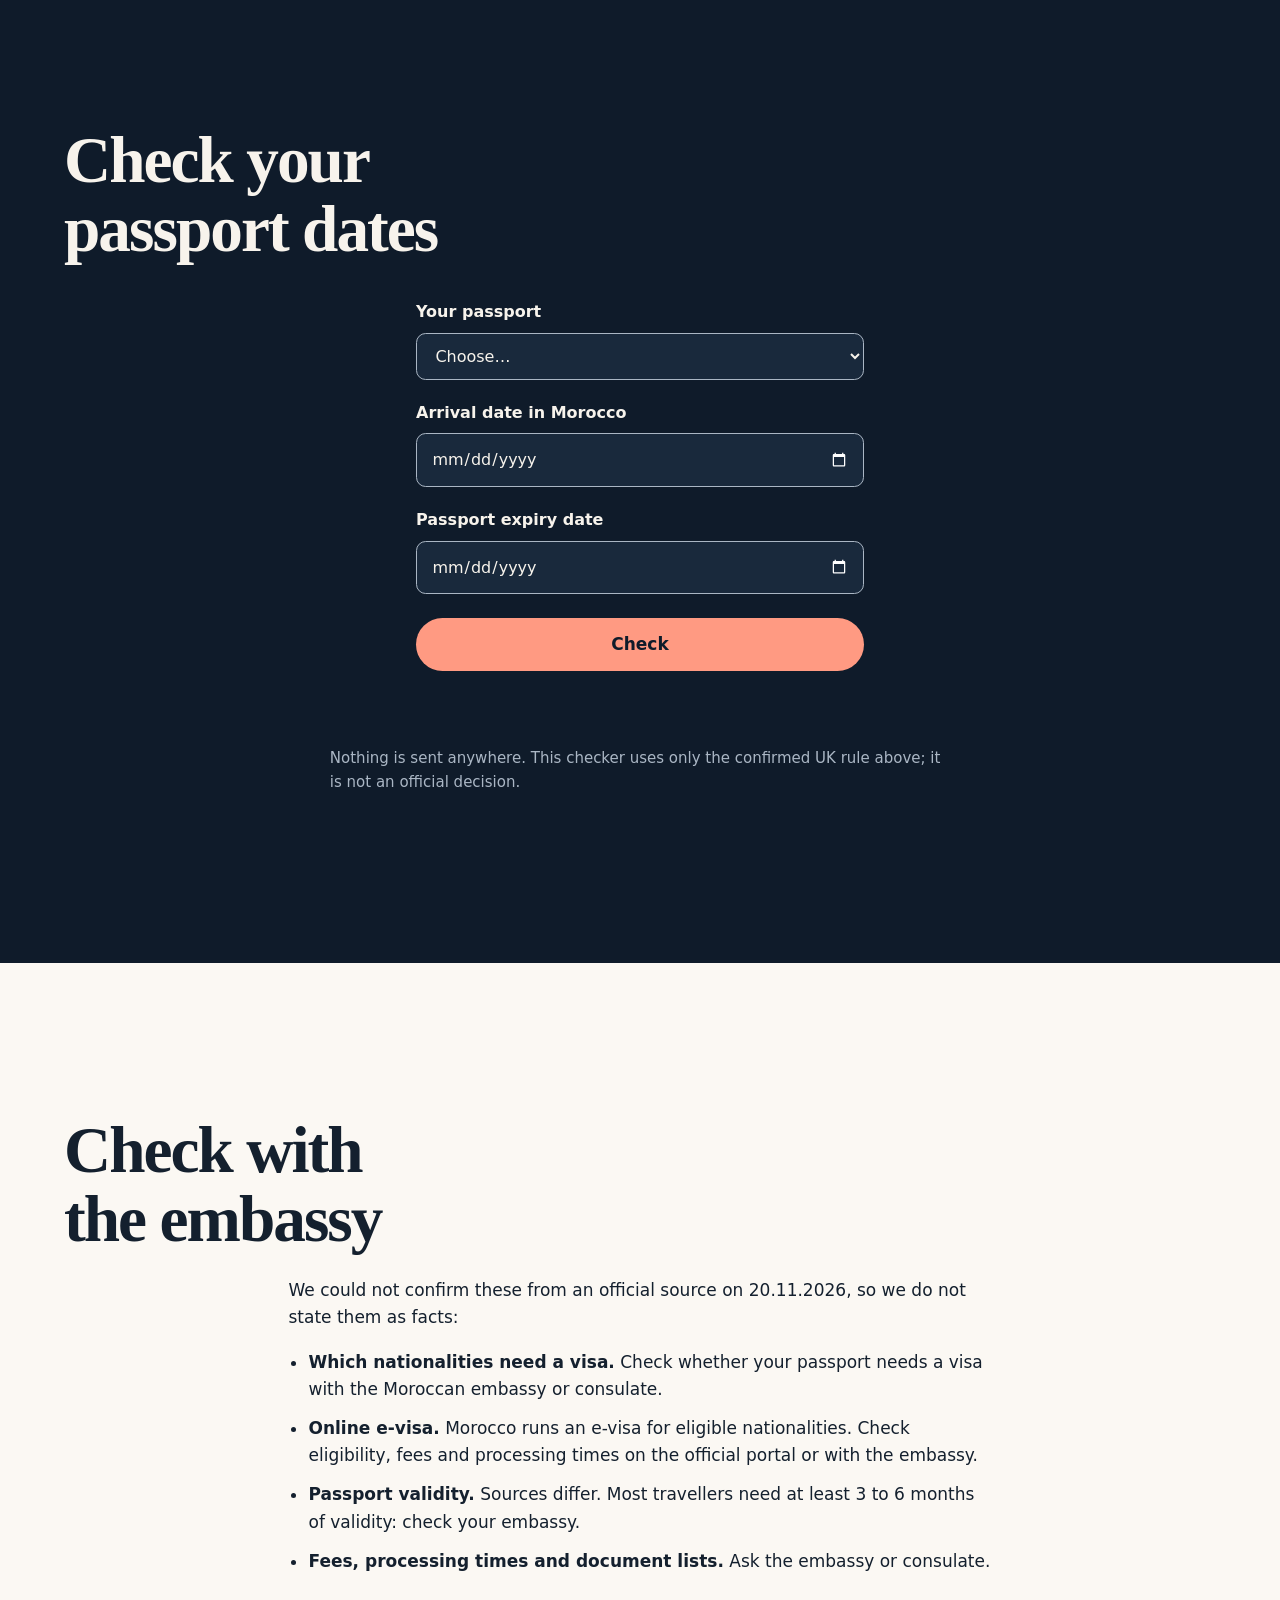
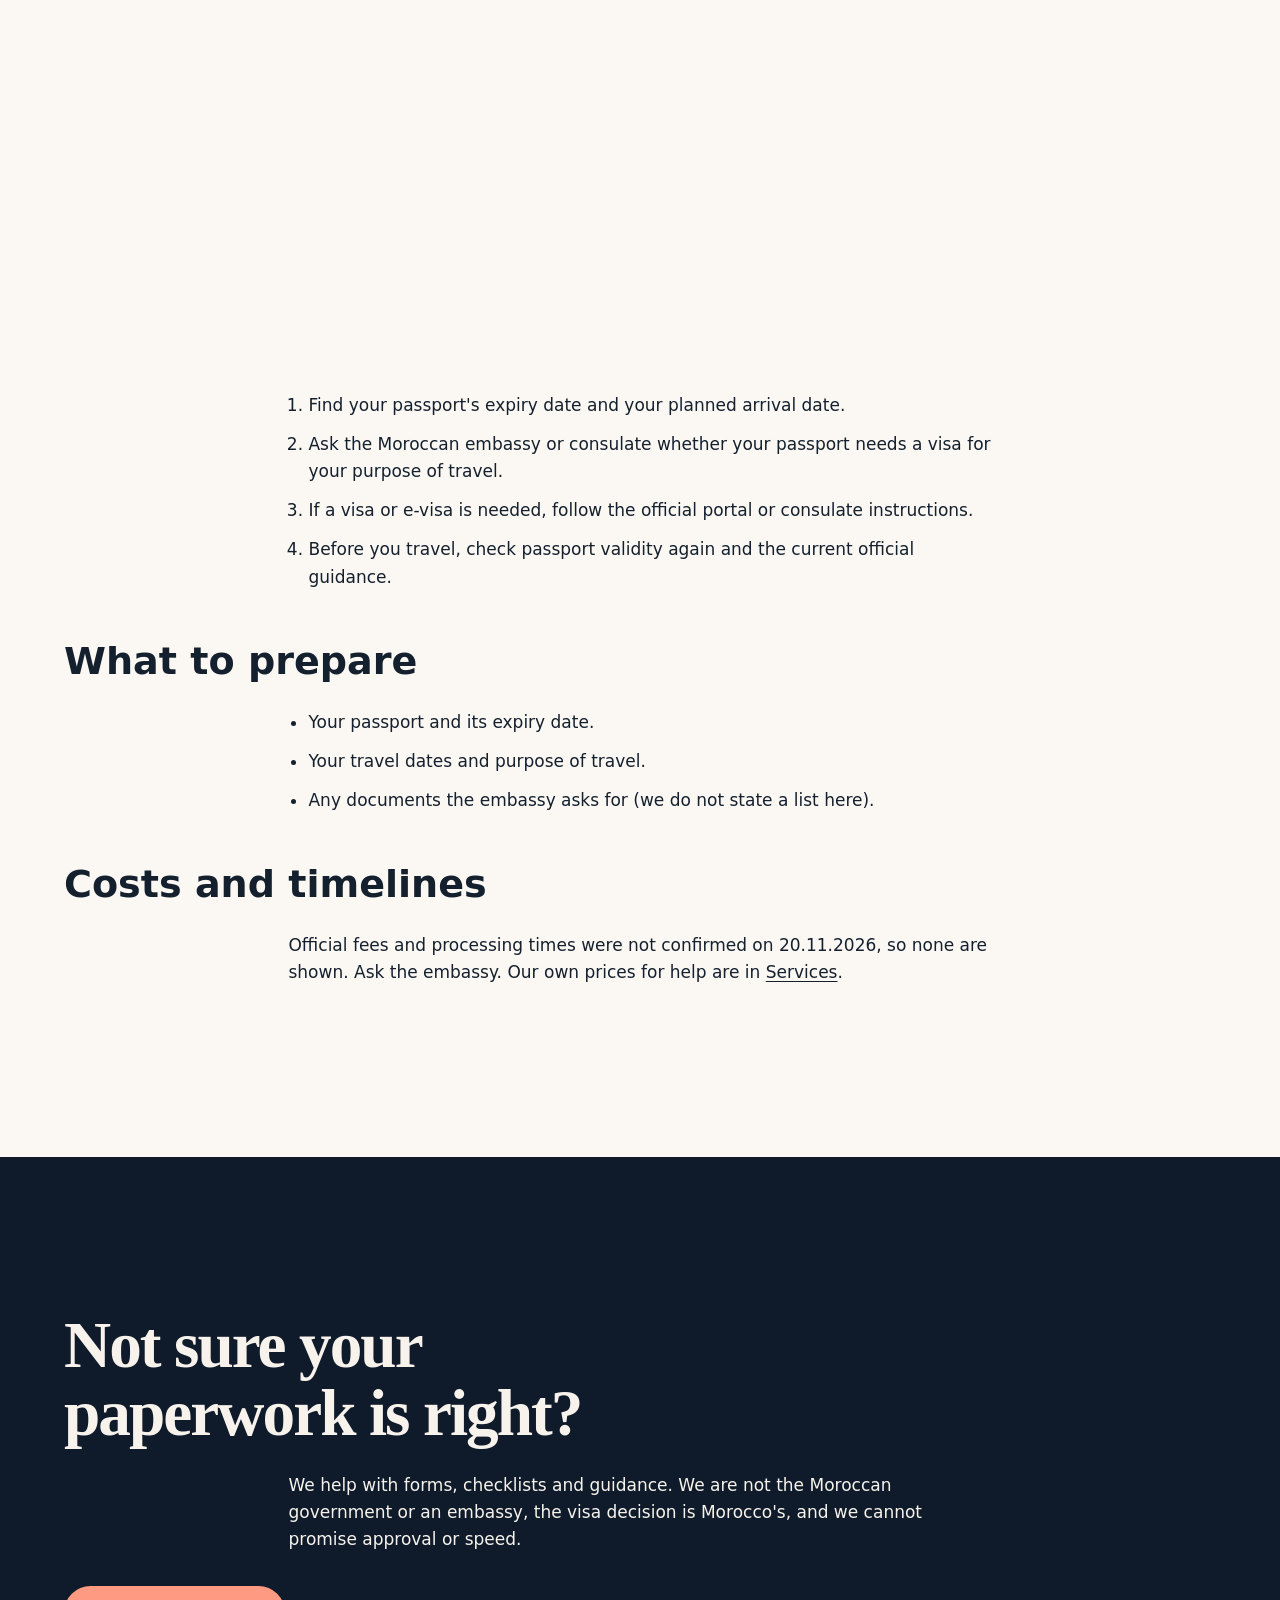
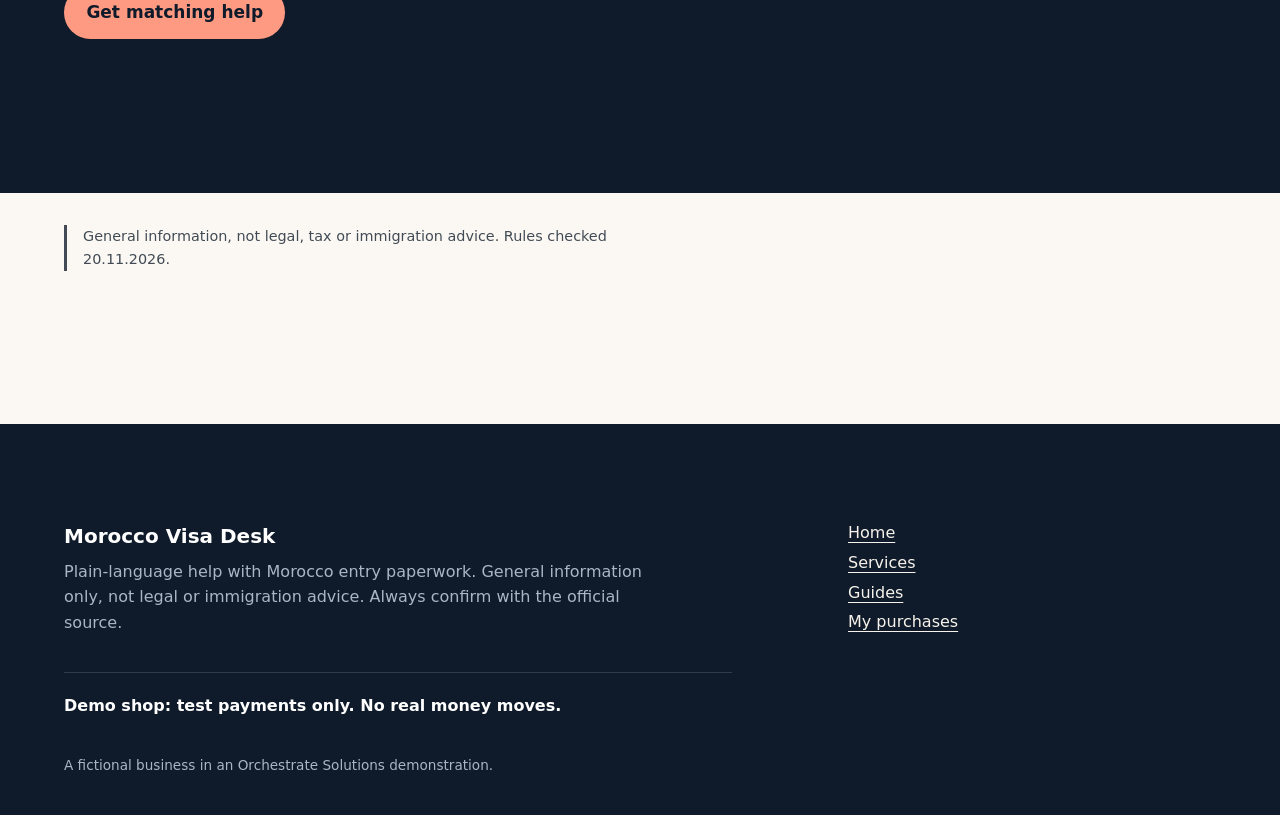
<file: pages/guides/do-you-need-a-visa.html>
<!doctype html>
<html lang="en">
<head>
<meta charset="utf-8">
<meta name="viewport" content="width=device-width, initial-scale=1">
<title>Do you need a visa for Morocco?</title>
<meta name="description" content="Visa-free stays, passport validity and what to check with the Moroccan embassy. Rules checked 20.11.2026.">
<style>@view-transition { navigation: auto; }</style>
<link rel="stylesheet" href="../../css/tokens.css">
<link rel="stylesheet" href="../../css/layout.css">
<link rel="stylesheet" href="../../css/site.css">
<link rel="stylesheet" href="../../css/shop/core.css">
<link rel="stylesheet" href="../../css/guides.css">
<script src="../../js/nav.js" defer></script>
<script src="../../js/motion.js" defer></script>
<script src="../../js/app.js" defer></script>
<script src="../../js/shop/core.js" defer></script>
<script src="../../js/shop/cart.js" defer></script>
<script src="../../js/guides.js" defer></script>
</head>
<body>
<main id="main">
  <section class="band g-hero">
    <p class="g-eyebrow" data-reveal><a href="index.html">Guides</a> / Entry rules</p>
    <h1 data-words>Do you need a visa for Morocco?</h1>
    <p class="g-lead" data-reveal>It depends on your passport. Here is what is confirmed, and what to check with the embassy. Rules checked 20.11.2026.</p>
  </section>

  <section class="band g-body">
    <h2 data-reveal>What is confirmed</h2>
    <p class="prose" data-reveal>For <strong>UK passport holders</strong> (full British citizen passports), the UK government says you can visit Morocco without a visa for up to 90 days for tourism. For other purposes, check with the Moroccan consulate.</p>
    <ul class="g-facts prose">
      <li data-reveal>Your passport must expire at least 3 months after your arrival date (UK travellers).</li>
      <li data-reveal>Stays beyond 90 days need an extension request at a Moroccan police station.</li>
      <li data-reveal>Make sure your passport is stamped on entry. Travellers without a stamp have had trouble leaving.</li>
      <li data-reveal>Foreign currency of 100,000 MAD or more must be declared on entry or exit.</li>
      <li data-reveal>A polio vaccination certificate is required if you arrive from a polio-affected country.</li>
      <li data-reveal>Never post passports to or through Morocco: it is illegal and they are confiscated.</li>
    </ul>
    <p class="g-source">Source: <a href="https://www.gov.uk/foreign-travel-advice/morocco/entry-requirements" rel="noopener">UK FCDO, Morocco entry requirements</a>. Rules checked 20.11.2026.</p>
  </section>

  <section class="band band--dark g-tool" aria-labelledby="t-h">
    <h2 id="t-h" data-reveal>Check your passport dates</h2>
    <form id="visa-check" class="g-form" novalidate>
      <label for="vc-pass">Your passport</label>
      <select id="vc-pass" required>
        <option value="">Choose…</option>
        <option value="uk">UK (full British citizen passport)</option>
        <option value="other">Another passport</option>
      </select>
      <label for="vc-arrive">Arrival date in Morocco</label>
      <input id="vc-arrive" type="date" required>
      <label for="vc-expiry">Passport expiry date</label>
      <input id="vc-expiry" type="date" required>
      <button class="btn g-cta" type="submit">Check</button>
    </form>
    <div id="vc-result" class="g-result" role="status" aria-live="polite"></div>
    <p class="g-small">Nothing is sent anywhere. This checker uses only the confirmed UK rule above; it is not an official decision.</p>
  </section>

  <section class="band g-body">
    <h2 data-reveal>Check with the embassy</h2>
    <p class="prose" data-reveal>We could not confirm these from an official source on 20.11.2026, so we do not state them as facts:</p>
    <ul class="g-facts prose">
      <li data-reveal><strong>Which nationalities need a visa.</strong> Check whether your passport needs a visa with the Moroccan embassy or consulate.</li>
      <li data-reveal><strong>Online e-visa.</strong> Morocco runs an e-visa for eligible nationalities. Check eligibility, fees and processing times on the official portal or with the embassy.</li>
      <li data-reveal><strong>Passport validity.</strong> Sources differ. Most travellers need at least 3 to 6 months of validity: check your embassy.</li>
      <li data-reveal><strong>Fees, processing times and document lists.</strong> Ask the embassy or consulate.</li>
    </ul>
  </section>

  <section class="band g-body">
    <h2 data-reveal>Steps</h2>
    <ol class="g-steps prose">
      <li data-reveal>Find your passport's expiry date and your planned arrival date.</li>
      <li data-reveal>Ask the Moroccan embassy or consulate whether your passport needs a visa for your purpose of travel.</li>
      <li data-reveal>If a visa or e-visa is needed, follow the official portal or consulate instructions.</li>
      <li data-reveal>Before you travel, check passport validity again and the current official guidance.</li>
    </ol>
    <h3 data-reveal>What to prepare</h3>
    <ul class="g-facts prose">
      <li data-reveal>Your passport and its expiry date.</li>
      <li data-reveal>Your travel dates and purpose of travel.</li>
      <li data-reveal>Any documents the embassy asks for (we do not state a list here).</li>
    </ul>
    <h3 data-reveal>Costs and timelines</h3>
    <p class="prose" data-reveal>Official fees and processing times were not confirmed on 20.11.2026, so none are shown. Ask the embassy. Our own prices for help are in <a href="../services.html">Services</a>.</p>
  </section>

  <section class="band band--dark g-help">
    <h2 data-reveal>Not sure your paperwork is right?</h2>
    <p data-reveal>We help with forms, checklists and guidance. We are not the Moroccan government or an embassy, the visa decision is Morocco's, and we cannot promise approval or speed.</p>
    <a class="btn g-cta" href="../services.html">Get matching help</a>
  </section>
  <p class="guide-note band-note">General information, not legal, tax or immigration advice. Rules checked 20.11.2026.</p>
</main>
</body>
</html>
</file>
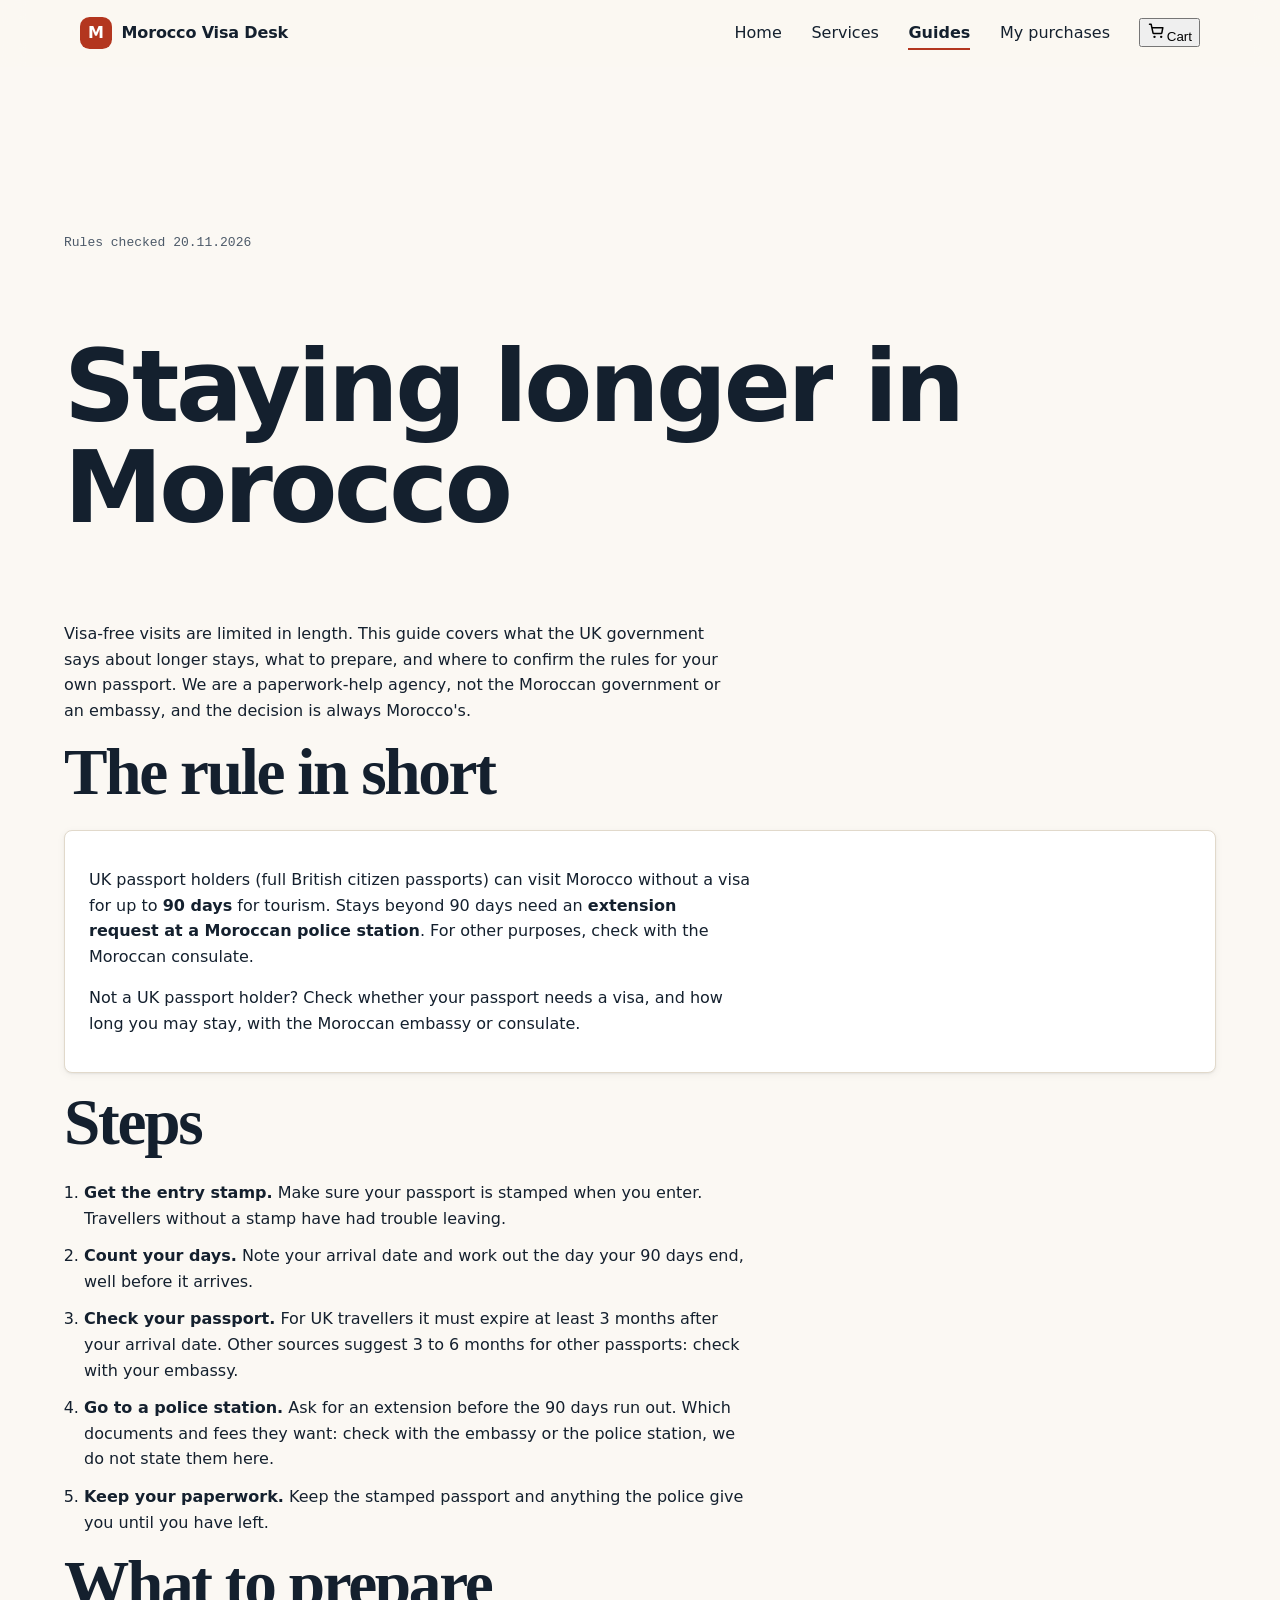
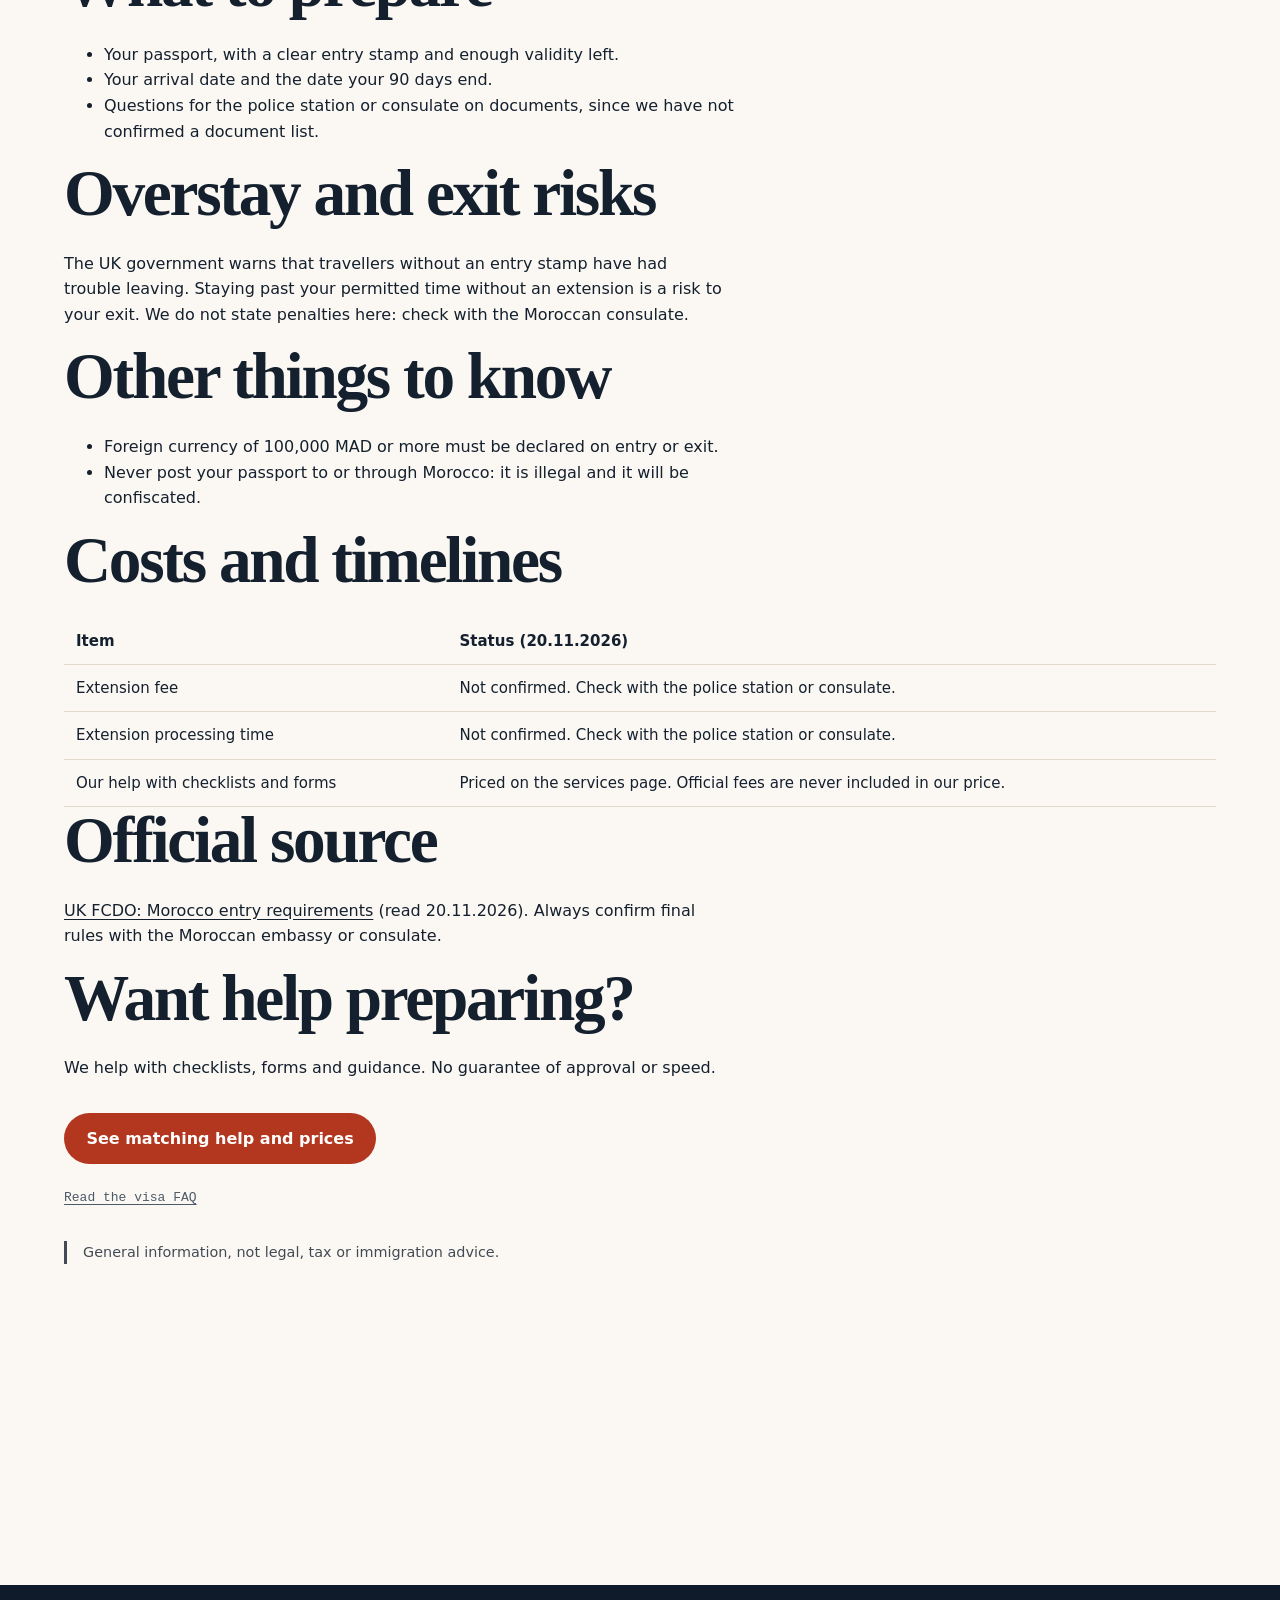
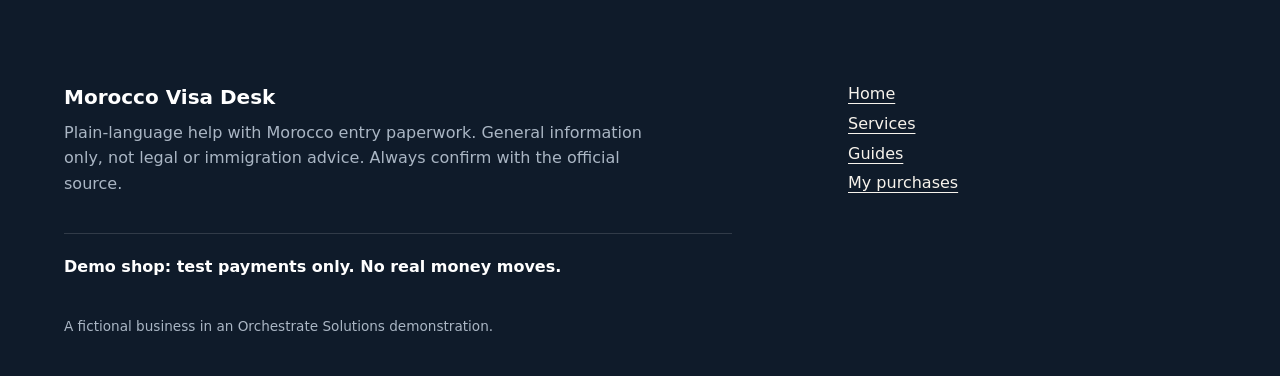
<file: pages/guides/extend-or-stay-longer.html>
<!doctype html>
<html lang="en">
<head>
<meta charset="utf-8">
<meta name="viewport" content="width=device-width, initial-scale=1">
<title>Extend or stay longer in Morocco</title>
<meta name="description" content="What to know before staying in Morocco beyond 90 days, and the risks of leaving without a proper entry stamp. Rules checked 20.11.2026.">
<style>@view-transition { navigation: auto; }
.g-wrap{max-width:46rem;margin-inline:auto}
.g-wrap h1{font-size:var(--fs-h1);letter-spacing:var(--track-display);line-height:var(--lh-tight)}
.g-wrap h2{font-size:var(--fs-h2);letter-spacing:var(--track-h2);line-height:var(--lh-snug);margin-top:2.5rem}
.g-wrap p,.g-wrap li{max-width:65ch;line-height:var(--lh-body)}
.g-asof{font-family:var(--font-mono);font-size:var(--fs-xs);color:var(--text-muted)}
.g-steps{padding-left:1.25rem;display:grid;gap:.75rem}
.g-card{background:var(--surface);border:1px solid var(--line);border-radius:var(--radius-sm);padding:1.25rem 1.5rem;box-shadow:var(--shadow-sm);margin-block:1rem}
.g-table{width:100%;border-collapse:collapse;font-size:var(--fs-sm)}
.g-table th,.g-table td{text-align:left;padding:.7rem .75rem;border-bottom:1px solid var(--line);vertical-align:top}
.g-cta{display:inline-block;margin-top:1rem;padding:.8rem 1.4rem;border-radius:999px;background:var(--accent);color:var(--on-accent);text-decoration:none;font-weight:600;transition:transform var(--dur-fast) var(--ease)}
.g-cta:hover,.g-cta:focus-visible{transform:translateY(-2px)}
details.g-q{border-bottom:1px solid var(--line);padding:1rem 0}
details.g-q summary{cursor:pointer;font-weight:600;font-size:var(--fs-lg)}
details.g-q p{margin-top:.75rem}
</style>
<link rel="stylesheet" href="../../css/tokens.css">
<link rel="stylesheet" href="../../css/layout.css">
<link rel="stylesheet" href="../../css/site.css">
<link rel="stylesheet" href="../../css/shop/core.css">
<script src="../../js/nav.js" defer></script>
<script src="../../js/motion.js" defer></script>
<script src="../../js/app.js" defer></script>
<script src="../../js/shop/core.js" defer></script>
<script src="../../js/shop/cart.js" defer></script>
</head>
<body>
<main id="main">
<section class="band"><div class="g-wrap">
<p class="g-asof" data-reveal>Rules checked 20.11.2026</p>
<h1 data-words>Staying longer in Morocco</h1>
<p data-reveal>Visa-free visits are limited in length. This guide covers what the UK government says about longer stays, what to prepare, and where to confirm the rules for your own passport. We are a paperwork-help agency, not the Moroccan government or an embassy, and the decision is always Morocco's.</p>

<h2 data-reveal>The rule in short</h2>
<div class="g-card" data-reveal>
<p>UK passport holders (full British citizen passports) can visit Morocco without a visa for up to <strong>90 days</strong> for tourism. Stays beyond 90 days need an <strong>extension request at a Moroccan police station</strong>. For other purposes, check with the Moroccan consulate.</p>
<p>Not a UK passport holder? Check whether your passport needs a visa, and how long you may stay, with the Moroccan embassy or consulate.</p>
</div>

<h2 data-reveal>Steps</h2>
<ol class="g-steps" data-reveal>
<li><strong>Get the entry stamp.</strong> Make sure your passport is stamped when you enter. Travellers without a stamp have had trouble leaving.</li>
<li><strong>Count your days.</strong> Note your arrival date and work out the day your 90 days end, well before it arrives.</li>
<li><strong>Check your passport.</strong> For UK travellers it must expire at least 3 months after your arrival date. Other sources suggest 3 to 6 months for other passports: check with your embassy.</li>
<li><strong>Go to a police station.</strong> Ask for an extension before the 90 days run out. Which documents and fees they want: check with the embassy or the police station, we do not state them here.</li>
<li><strong>Keep your paperwork.</strong> Keep the stamped passport and anything the police give you until you have left.</li>
</ol>

<h2 data-reveal>What to prepare</h2>
<ul data-reveal>
<li>Your passport, with a clear entry stamp and enough validity left.</li>
<li>Your arrival date and the date your 90 days end.</li>
<li>Questions for the police station or consulate on documents, since we have not confirmed a document list.</li>
</ul>

<h2 data-reveal>Overstay and exit risks</h2>
<p data-reveal>The UK government warns that travellers without an entry stamp have had trouble leaving. Staying past your permitted time without an extension is a risk to your exit. We do not state penalties here: check with the Moroccan consulate.</p>

<h2 data-reveal>Other things to know</h2>
<ul data-reveal>
<li>Foreign currency of 100,000 MAD or more must be declared on entry or exit.</li>
<li>Never post your passport to or through Morocco: it is illegal and it will be confiscated.</li>
</ul>

<h2 data-reveal>Costs and timelines</h2>
<table class="g-table" data-reveal>
<thead><tr><th>Item</th><th>Status (20.11.2026)</th></tr></thead>
<tbody>
<tr><td>Extension fee</td><td>Not confirmed. Check with the police station or consulate.</td></tr>
<tr><td>Extension processing time</td><td>Not confirmed. Check with the police station or consulate.</td></tr>
<tr><td>Our help with checklists and forms</td><td>Priced on the services page. Official fees are never included in our price.</td></tr>
</tbody></table>

<h2 data-reveal>Official source</h2>
<p data-reveal><a href="https://www.gov.uk/foreign-travel-advice/morocco/entry-requirements" rel="noopener">UK FCDO: Morocco entry requirements</a> (read 20.11.2026). Always confirm final rules with the Moroccan embassy or consulate.</p>

<h2 data-reveal>Want help preparing?</h2>
<p data-reveal>We help with checklists, forms and guidance. No guarantee of approval or speed.</p>
<a class="g-cta" href="../services.html">See matching help and prices</a>
<p class="g-asof" style="margin-top:1.5rem"><a href="faq.html">Read the visa FAQ</a></p>
<p class="guide-note" style="margin-top:2rem">General information, not legal, tax or immigration advice.</p>
</div></section>
</main>
</body>
</html>
</file>
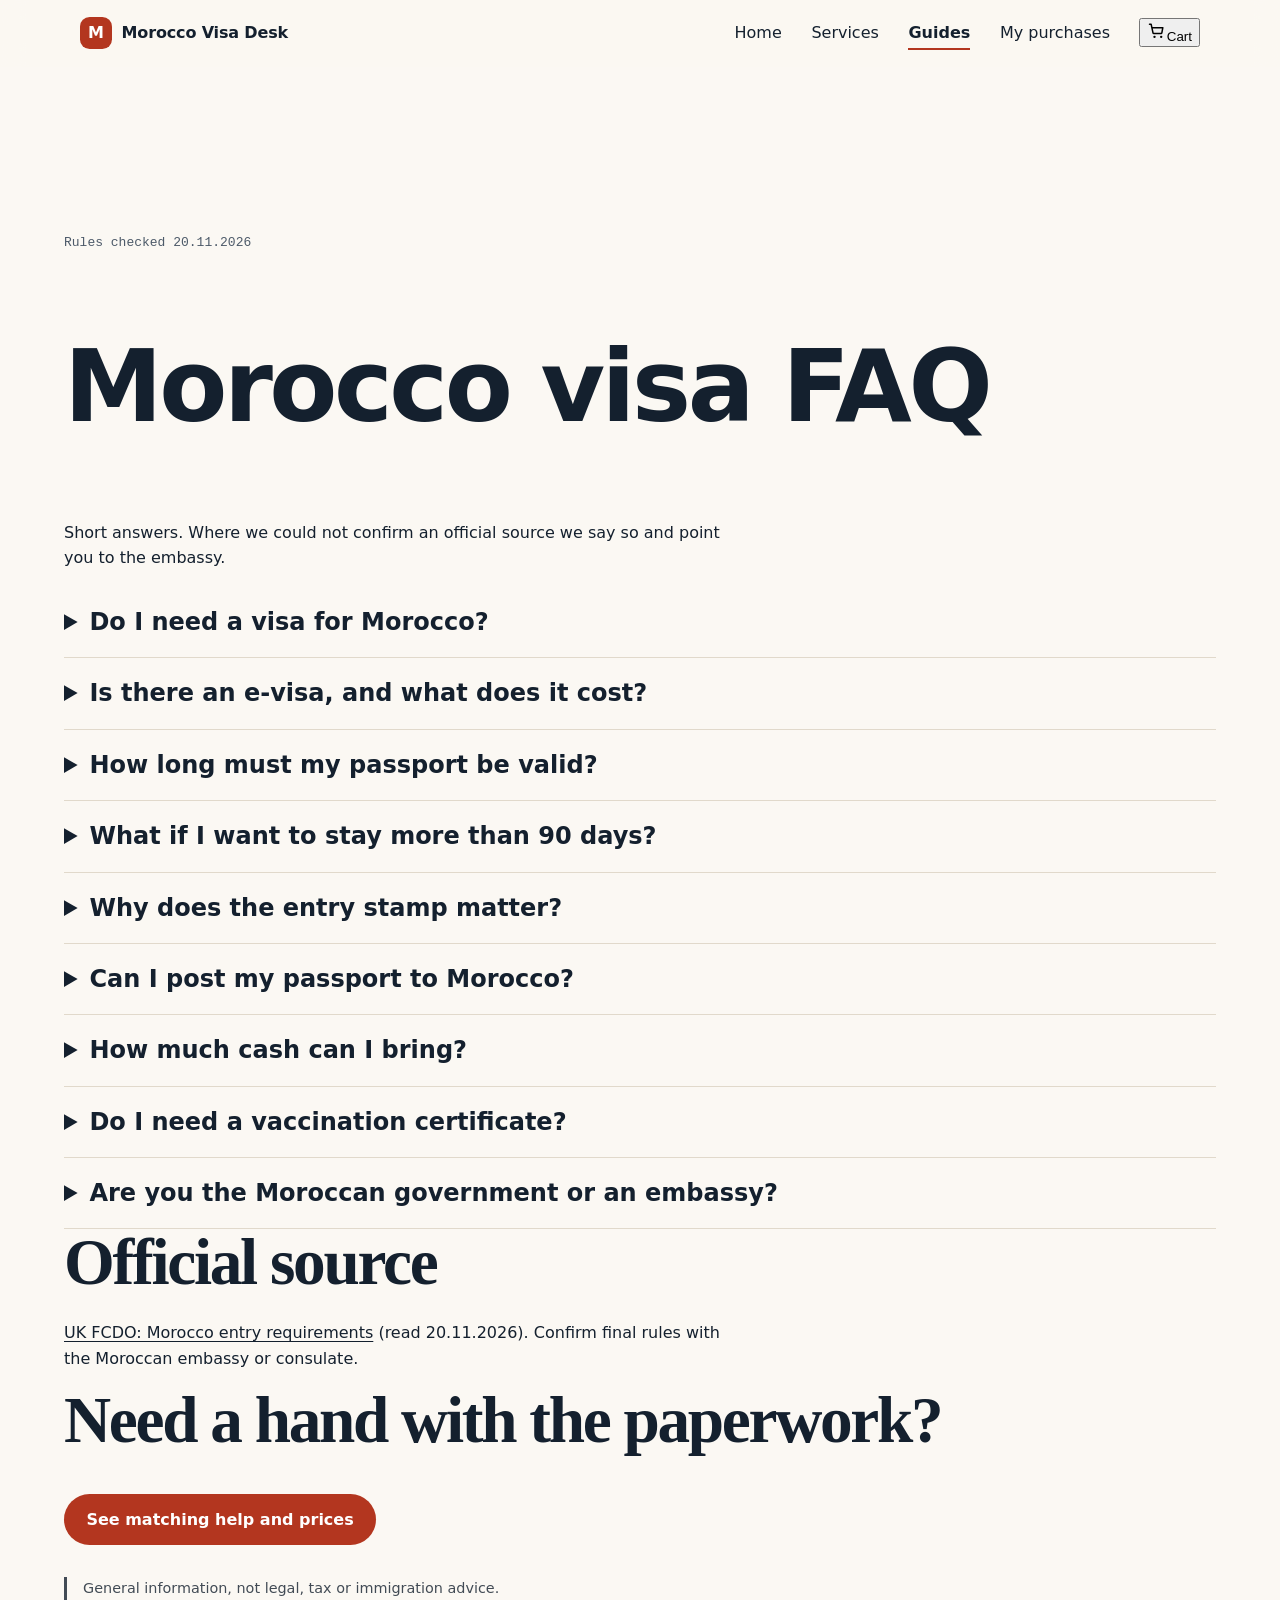
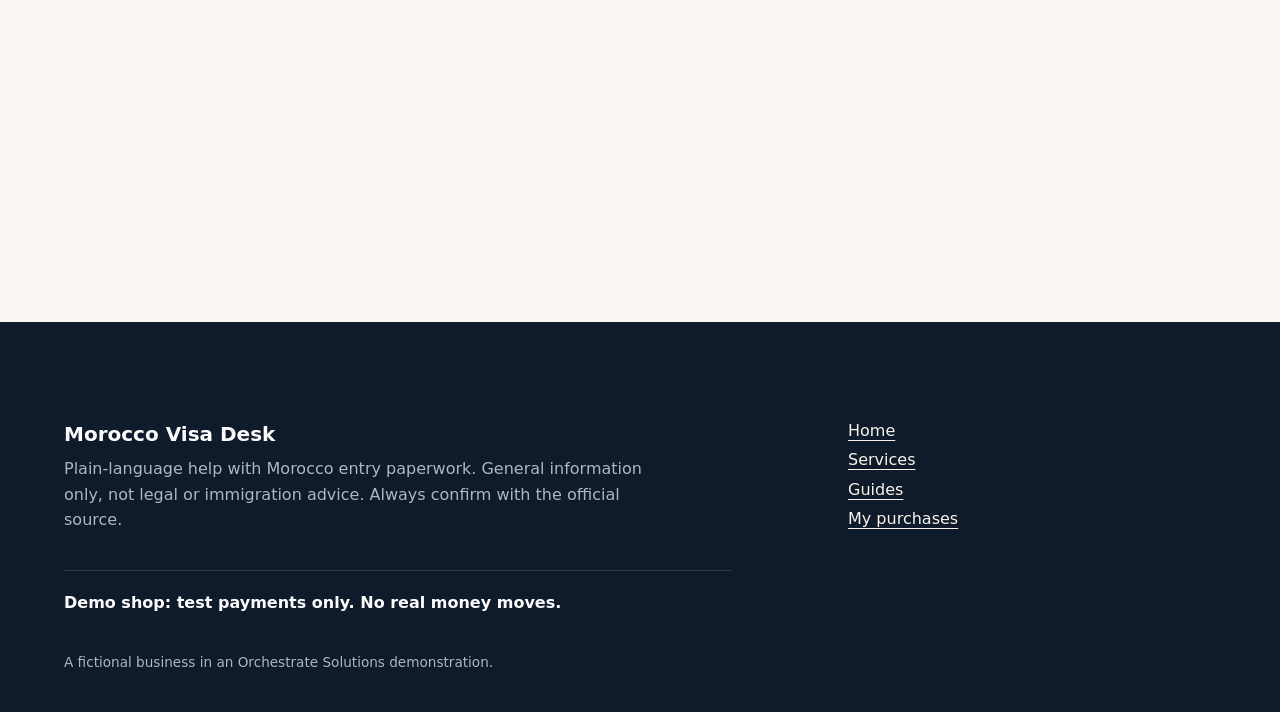
<file: pages/guides/faq.html>
<!doctype html>
<html lang="en">
<head>
<meta charset="utf-8">
<meta name="viewport" content="width=device-width, initial-scale=1">
<title>Morocco visa FAQ</title>
<meta name="description" content="Short answers on Morocco visas, passport validity, entry stamps and staying longer. Rules checked 20.11.2026.">
<style>@view-transition { navigation: auto; }
.g-wrap{max-width:46rem;margin-inline:auto}
.g-wrap h1{font-size:var(--fs-h1);letter-spacing:var(--track-display);line-height:var(--lh-tight)}
.g-wrap h2{font-size:var(--fs-h2);letter-spacing:var(--track-h2);line-height:var(--lh-snug);margin-top:2.5rem}
.g-wrap p,.g-wrap li{max-width:65ch;line-height:var(--lh-body)}
.g-asof{font-family:var(--font-mono);font-size:var(--fs-xs);color:var(--text-muted)}
.g-steps{padding-left:1.25rem;display:grid;gap:.75rem}
.g-card{background:var(--surface);border:1px solid var(--line);border-radius:var(--radius-sm);padding:1.25rem 1.5rem;box-shadow:var(--shadow-sm);margin-block:1rem}
.g-table{width:100%;border-collapse:collapse;font-size:var(--fs-sm)}
.g-table th,.g-table td{text-align:left;padding:.7rem .75rem;border-bottom:1px solid var(--line);vertical-align:top}
.g-cta{display:inline-block;margin-top:1rem;padding:.8rem 1.4rem;border-radius:999px;background:var(--accent);color:var(--on-accent);text-decoration:none;font-weight:600;transition:transform var(--dur-fast) var(--ease)}
.g-cta:hover,.g-cta:focus-visible{transform:translateY(-2px)}
details.g-q{border-bottom:1px solid var(--line);padding:1rem 0}
details.g-q summary{cursor:pointer;font-weight:600;font-size:var(--fs-lg)}
details.g-q p{margin-top:.75rem}
</style>
<link rel="stylesheet" href="../../css/tokens.css">
<link rel="stylesheet" href="../../css/layout.css">
<link rel="stylesheet" href="../../css/site.css">
<link rel="stylesheet" href="../../css/shop/core.css">
<script src="../../js/nav.js" defer></script>
<script src="../../js/motion.js" defer></script>
<script src="../../js/app.js" defer></script>
<script src="../../js/shop/core.js" defer></script>
<script src="../../js/shop/cart.js" defer></script>
</head>
<body>
<main id="main">
<section class="band"><div class="g-wrap">
<p class="g-asof" data-reveal>Rules checked 20.11.2026</p>
<h1 data-words>Morocco visa FAQ</h1>
<p data-reveal>Short answers. Where we could not confirm an official source we say so and point you to the embassy.</p>

<div data-reveal>
<details class="g-q"><summary>Do I need a visa for Morocco?</summary>
<p>UK passport holders (full British citizen passports) can visit without a visa for up to 90 days for tourism. For any other passport, check whether it needs a visa with the Moroccan embassy or consulate. Other purposes: check with the consulate.</p></details>

<details class="g-q"><summary>Is there an e-visa, and what does it cost?</summary>
<p>Morocco is reported to run an online e-visa for eligible nationalities, but we could not open the official portal on 20.11.2026, so we do not state its conditions, fees or timings. Check eligibility and the official fee on the official portal or with the embassy.</p></details>

<details class="g-q"><summary>How long must my passport be valid?</summary>
<p>For UK travellers, it must expire at least 3 months after arrival (UK FCDO). Other sources give 3 to 6 months, so most travellers should check with their embassy.</p></details>

<details class="g-q"><summary>What if I want to stay more than 90 days?</summary>
<p>You need an extension request at a Moroccan police station. See our <a href="extend-or-stay-longer.html">guide to staying longer</a>.</p></details>

<details class="g-q"><summary>Why does the entry stamp matter?</summary>
<p>Travellers without a stamp have had trouble leaving. Make sure your passport is stamped when you arrive.</p></details>

<details class="g-q"><summary>Can I post my passport to Morocco?</summary>
<p>No. Passports must not be posted to or through Morocco: it is illegal and they are confiscated.</p></details>

<details class="g-q"><summary>How much cash can I bring?</summary>
<p>Foreign currency of 100,000 MAD or more must be declared on entry or exit.</p></details>

<details class="g-q"><summary>Do I need a vaccination certificate?</summary>
<p>A polio vaccination certificate is required if you arrive from a polio-affected country. For other health requirements, check with the embassy.</p></details>

<details class="g-q"><summary>Are you the Moroccan government or an embassy?</summary>
<p>No. We help with forms, checklists and guidance. The visa decision is Morocco's, and we cannot promise approval or speed. Our prices cover our help only, never official fees.</p></details>
</div>

<h2 data-reveal>Official source</h2>
<p data-reveal><a href="https://www.gov.uk/foreign-travel-advice/morocco/entry-requirements" rel="noopener">UK FCDO: Morocco entry requirements</a> (read 20.11.2026). Confirm final rules with the Moroccan embassy or consulate.</p>

<h2 data-reveal>Need a hand with the paperwork?</h2>
<a class="g-cta" href="../services.html">See matching help and prices</a>
<p class="guide-note" style="margin-top:2rem">General information, not legal, tax or immigration advice.</p>
</div></section>
</main>
</body>
</html>
</file>
<file: css/tokens.css>
/* tokens.css — Designer. The look for the Morocco visa agency: trustworthy and clear.
   Palette: deep ink-navy neutrals on warm paper, ONE accent: Moroccan terracotta (#b3361f, 6.4:1 on white).
   Type: system fonts only; a bold display scale with clamp() and tight tracking on large type.
   Motion: one easing, 400-900 ms, 60 ms stagger. Animate only transform, opacity, filter. */
:root {
  /* palette */
  --bg: #fbf8f3;
  --surface: #ffffff;
  --surface-2: #f2ede4;
  --text: #14202e;            /* 15:1 on --bg */
  --text-muted: #4d5a69;      /* 6.6:1 on --bg */
  --line: #e1d9cb;
  --dark: #0f1b2a;            /* deep navy band */
  --dark-2: #19293c;
  --on-dark: #f7f3ec;         /* 14:1 on --dark */
  --on-dark-muted: #aab6c4;   /* 7.6:1 on --dark */
  --accent: #b3361f;
  --accent-strong: #8f2916;
  --accent-soft: #f6e3dd;
  --accent-on-dark: #ff9a82;  /* 7:1 on --dark */
  --on-accent: #ffffff;
  --success: #1c6b4a;
  --danger: #b00020;
  --focus: #1a56db;

  /* type */
  --font-sans: system-ui, -apple-system, "Segoe UI", Roboto, "Helvetica Neue", Arial, sans-serif;
  --font-display: ui-serif, "Iowan Old Style", "Palatino Linotype", Georgia, serif;
  --font-mono: ui-monospace, SFMono-Regular, Menlo, Consolas, monospace;
  --fs-xs: .8125rem;
  --fs-sm: .9375rem;
  --fs-base: 1.0625rem;
  --fs-lg: clamp(1.2rem, 1rem + .8vw, 1.5rem);
  --fs-step: clamp(1.5rem, 1.1rem + 1.6vw, 2.5rem);   /* scrollytelling step text */
  --fs-h2: clamp(2rem, 1.2rem + 3.6vw, 4.25rem);
  --fs-h1: clamp(2.75rem, 1.4rem + 6vw, 7rem);
  --fs-giant: clamp(5rem, 2rem + 16vw, 16rem);        /* marquee / changing word */
  --lh-tight: 1.02;
  --lh-snug: 1.2;
  --lh-body: 1.6;
  --track-display: -.035em;
  --track-h2: -.025em;
  --measure: 65ch;

  /* spacing, radius, shadow */
  --space-1: .25rem; --space-2: .5rem; --space-3: .75rem; --space-4: 1rem;
  --space-5: 1.5rem; --space-6: 2rem; --space-7: 3rem; --space-8: 4.5rem;
  --section: clamp(5rem, 12vw, 10rem);
  --gutter: clamp(1.25rem, 5vw, 4rem);
  --radius-sm: .5rem; --radius: 1rem; --radius-lg: 1.75rem; --radius-pill: 999px;
  --shadow-sm: 0 1px 2px rgba(15, 27, 42, .06), 0 2px 8px rgba(15, 27, 42, .05);
  --shadow: 0 6px 24px rgba(15, 27, 42, .08), 0 2px 6px rgba(15, 27, 42, .05);
  --shadow-lg: 0 24px 60px rgba(15, 27, 42, .16);
  --glow: radial-gradient(60% 60% at 50% 40%, rgba(179, 54, 31, .22), transparent 70%);
  --gradient-text: linear-gradient(100deg, #b3361f 0%, #d9722f 45%, #b3361f 100%);
  --gradient-text-dark: linear-gradient(100deg, #ff9a82 0%, #ffd2a0 50%, #ff9a82 100%);

  /* motion */
  --ease: cubic-bezier(.2, .7, .2, 1);
  --dur-fast: 400ms;
  --dur: 650ms;
  --dur-slow: 900ms;
  --stagger: 60ms;
  --rise: 1.25rem;            /* reveal travel distance */
  --blur-in: 6px;             /* reveal start blur */
}

@media (prefers-reduced-motion: reduce) {
  :root { --dur-fast: 0ms; --dur: 0ms; --dur-slow: 0ms; --stagger: 0ms; --rise: 0; --blur-in: 0; }
}

/* CSS-only accents */
.text-gradient {
  background: var(--gradient-text);
  background-size: 200% 100%;
  -webkit-background-clip: text; background-clip: text;
  color: transparent; -webkit-text-fill-color: transparent;
}
.band--dark .text-gradient { background-image: var(--gradient-text-dark); }
.glow { background-image: var(--glow); }
</file>
<file: css/layout.css>
/* Layout, shell and motion (UI/UX). Colours and type come from tokens.css; fallbacks keep it working alone. */
@view-transition { navigation: auto; }
:root{--lx-bg:var(--bg,#fbf8f3);--lx-fg:var(--text,#14202e);--lx-accent:var(--accent,#b3361f);--lx-muted:var(--text-muted,#4d5a69);--lx-line:var(--line,#e1d9cb);--lx-dark:var(--dark,#0f1b2a);--lx-on-dark:var(--on-dark,#f7f3ec);--lx-ease:var(--ease,cubic-bezier(.2,.7,.2,1));--lx-space:var(--section,clamp(5rem,12vw,10rem));--lx-gut:var(--gutter,clamp(1.25rem,5vw,4rem));--lx-max:78rem}
*,*::before,*::after{box-sizing:border-box}
html{scroll-behavior:smooth;scroll-padding-top:5rem;-webkit-text-size-adjust:100%}
body{margin:0;background:var(--lx-bg);color:var(--lx-fg);font-family:var(--font-sans,system-ui,sans-serif);line-height:1.6;overflow-x:hidden}
img,svg{max-width:100%;height:auto}
main{display:block;outline:none}
:focus-visible{outline:3px solid var(--focus,var(--lx-accent));outline-offset:3px;border-radius:4px}
.visually-hidden{position:absolute!important;width:1px;height:1px;overflow:hidden;clip:rect(0 0 0 0);white-space:nowrap}
.skip-link{position:fixed;left:1rem;top:-4rem;z-index:200;background:var(--lx-fg);color:var(--lx-bg);padding:.7rem 1rem;border-radius:.5rem;text-decoration:none;transition:top .2s}
.skip-link:focus{top:1rem}
.read-progress{position:fixed;inset:0 0 auto 0;height:3px;z-index:150;pointer-events:none}
.read-progress span{display:block;height:100%;background:var(--lx-accent);transform:scaleX(0);transform-origin:0 50%}
/* header */
.site-header{position:sticky;top:0;z-index:100;background:color-mix(in srgb,var(--lx-bg) 86%,transparent);backdrop-filter:saturate(1.4) blur(12px);border-bottom:1px solid transparent;transition:border-color .3s}
.site-header.is-scrolled{border-bottom-color:var(--lx-line)}
.site-header__inner{max-width:var(--lx-max);margin:0 auto;padding:.7rem var(--lx-gut);display:flex;align-items:center;gap:1rem}
.site-brand{display:flex;align-items:center;gap:.6rem;text-decoration:none;color:inherit;font-weight:700;letter-spacing:-.01em;margin-right:auto}
.site-brand__mark{display:grid;place-items:center;width:2rem;height:2rem;border-radius:.6rem;background:var(--lx-accent);color:#fff;font-weight:800}
.site-nav ul,.site-footer ul{list-style:none;margin:0;padding:0;display:flex;gap:.25rem}
.site-nav a{display:block;padding:.55rem .8rem;border-radius:.6rem;color:inherit;text-decoration:none;position:relative}
.site-nav a::after{content:"";position:absolute;left:.8rem;right:.8rem;bottom:.3rem;height:2px;background:var(--lx-accent);transform:scaleX(0);transform-origin:0 50%;transition:transform .4s var(--lx-ease)}
.site-nav a:hover::after,.site-nav a[aria-current="page"]::after{transform:scaleX(1)}
.site-nav a[aria-current="page"]{font-weight:600}
.site-header__actions{display:flex;align-items:center;gap:.5rem}
.nav-toggle{display:none;width:2.75rem;height:2.75rem;border:1px solid var(--lx-line);border-radius:.7rem;background:transparent;color:inherit;cursor:pointer;place-items:center}
.nav-toggle__bars,.nav-toggle__bars::before{display:block;width:1.2rem;height:2px;background:currentColor;position:relative;transition:transform .3s var(--lx-ease)}
.nav-toggle__bars::before{content:"";position:absolute;top:-6px;left:0}
.is-open .nav-toggle__bars{transform:translateY(0) rotate(45deg)}.is-open .nav-toggle__bars::before{transform:translateY(6px) rotate(-90deg)}
@media (max-width:48rem){
  .nav-toggle{display:grid}
  .site-header__inner{flex-wrap:wrap}
  .site-brand{order:1}.site-header__actions{order:2}.nav-toggle{order:3}
  .site-nav{order:4;flex-basis:100%;display:none}
  .is-open .site-nav{display:block}
  .site-nav ul{flex-direction:column;padding-bottom:.6rem}
  .site-nav a{padding:.85rem .5rem;font-size:1.1rem}
}
/* footer */
.site-footer{background:var(--lx-dark);color:var(--lx-on-dark);padding:clamp(3rem,8vw,6rem) var(--lx-gut) 2rem;margin-top:var(--lx-space)}
.site-footer__inner{max-width:var(--lx-max);margin:0 auto;display:grid;gap:1.5rem 3rem;grid-template-columns:2fr 1fr}
.site-footer p{margin:.4rem 0;max-width:60ch;color:var(--on-dark-muted,#aab6c4)}
.site-footer strong{font-size:1.25rem;color:#fff}
.site-footer ul{flex-direction:column}
.site-footer a{color:var(--lx-on-dark);text-underline-offset:.25em}
.site-footer__test{grid-column:1/-1;color:#fff!important;font-weight:600;border-top:1px solid rgba(255,255,255,.14);padding-top:1.2rem}
.site-footer__small{grid-column:1/-1;font-size:.85rem}
@media (max-width:48rem){.site-footer__inner{grid-template-columns:1fr}}
/* bands */
.band{padding:var(--lx-space) var(--lx-gut)}
.band>*{max-width:var(--lx-max);margin-inline:auto}
.band--dark{background:var(--lx-dark);color:var(--lx-on-dark)}.band--dark [data-rotate],.band--dark .steps__word{color:var(--accent-on-dark,#ff9a82)}
.band h2,.hero h1{font-family:var(--font-display,inherit);letter-spacing:-.035em;line-height:1.02;text-wrap:balance}
.band h2{font-size:var(--fs-h2,clamp(2.2rem,6vw,4.5rem));margin:0 0 1.5rem}
.band p{max-width:65ch}
.hero{min-height:100svh;display:flex;flex-direction:column;justify-content:center;padding:6rem var(--lx-gut)}
.hero h1{font-size:var(--fs-h1,clamp(3rem,9vw,7rem));margin:0 0 1.5rem;max-width:16ch}
a{text-underline-offset:.2em}
.btn,button.btn{transition:transform .3s var(--lx-ease),box-shadow .3s}
.btn:hover{transform:translateY(-2px)}
/* reveal */
.js [data-reveal]{opacity:0;transform:translateY(28px);transition:opacity .8s var(--lx-ease),transform .8s var(--lx-ease)}
.js [data-reveal].is-in{opacity:1;transform:none}
.js [data-reveal][data-delay="1"]{transition-delay:.1s}.js [data-reveal][data-delay="2"]{transition-delay:.2s}.js [data-reveal][data-delay="3"]{transition-delay:.3s}
/* words */
[data-words] .w{display:inline-block;overflow:hidden;vertical-align:top;padding-bottom:.12em;margin-bottom:-.12em}
[data-words] .w>span{display:inline-block;opacity:0;transform:translateY(70%);filter:blur(6px);transition:transform .8s var(--lx-ease),opacity .8s var(--lx-ease),filter .8s var(--lx-ease);transition-delay:calc(var(--i,0)*60ms)}
[data-words].is-in .w>span{opacity:1;transform:none;filter:none}
/* kinetic word and gradient sweep */
[data-rotate]{display:inline-block;color:var(--lx-accent);transition:opacity .38s,transform .38s var(--lx-ease)}
[data-rotate].is-out{opacity:0;transform:translateY(-.3em)}
.sweep{background:linear-gradient(100deg,var(--lx-fg) 20%,var(--lx-accent) 50%,var(--lx-fg) 80%);background-size:250% 100%;-webkit-background-clip:text;background-clip:text;color:transparent;animation:sweep 6s linear infinite}
@keyframes sweep{to{background-position:-250% 0}}
/* marquee */
[data-marquee]{overflow:hidden;white-space:nowrap;padding-block:clamp(1rem,3vw,2rem);max-width:none!important;font-size:clamp(4rem,14vw,12rem);font-weight:800;letter-spacing:-.04em;line-height:1}
.marquee__track{display:flex;width:max-content;animation:marquee 40s linear infinite}
.marquee__row{display:flex;gap:.5em;padding-right:.5em}.marquee__row>*{flex:none}
@keyframes marquee{to{transform:translateX(-50%)}}
/* fill statement */
[data-fill]{font-size:clamp(1.8rem,4.6vw,3.6rem);line-height:1.15;letter-spacing:-.025em;font-weight:600;max-width:24ch}
[data-fill] .fw{transition:opacity .2s linear}
/* sticky steps */
[data-sticky-steps]{position:relative;display:grid;grid-template-columns:1fr 1.1fr;gap:3rem;align-items:start}
.steps__word{position:sticky;top:22vh;font-size:clamp(3.5rem,11vw,9rem);font-weight:800;letter-spacing:-.045em;line-height:1;color:var(--lx-accent);min-height:1em;align-self:start}
.steps__word.swap{animation:wordIn .6s var(--lx-ease)}
@keyframes wordIn{from{opacity:0;transform:translateY(.25em);filter:blur(8px)}}
[data-step]{min-height:70vh;display:flex;align-items:center;font-size:clamp(1.5rem,3vw,2.5rem);line-height:1.25;letter-spacing:-.015em;opacity:.3;transition:opacity .5s}
[data-step].is-active{opacity:1}
@media (max-width:48rem){[data-sticky-steps]{grid-template-columns:1fr;gap:0}.steps__word{top:4.5rem;background:var(--lx-bg);z-index:2;padding:.5rem 0;font-size:clamp(3rem,16vw,5rem)}.band--dark .steps__word{background:var(--lx-dark)}[data-step]{min-height:55vh}}
[data-parallax]{will-change:transform}
/* no-JS and reduced motion: everything visible, nothing moves */
@media (prefers-reduced-motion:reduce){
  html{scroll-behavior:auto}
  .js [data-reveal],[data-words] .w>span{opacity:1!important;transform:none!important;filter:none!important;transition:none!important}
  .marquee__track,.sweep{animation:none}.steps__word.swap{animation:none}
  [data-step]{opacity:1}[data-fill] .fw{opacity:1!important}
  @view-transition{navigation:none}
}
</file>
<file: css/site.css>
/* Site-wide base (Lead Developer). Tokens come from css/tokens.css. */
@view-transition { navigation: auto; }
*, *::before, *::after { box-sizing: border-box; }
html { scroll-behavior: smooth; -webkit-text-size-adjust: 100%; }
body { margin: 0; font-family: system-ui, -apple-system, "Segoe UI", Roboto, sans-serif; line-height: 1.6; background: var(--bg, #fff); color: var(--text, #111); }
img, svg { max-width: 100%; height: auto; }
a { color: inherit; text-underline-offset: .2em; }
:focus-visible { outline: 3px solid var(--focus, #1a56db); outline-offset: 2px; }
.band { padding-block: clamp(5rem, 12vw, 10rem); padding-inline: max(1rem, 5vw); }
.band--dark { background: var(--dark, #111); color: var(--on-dark, #fff); }
.prose { max-width: 65ch; }
.guide-note { font-size: .9rem; opacity: .8; border-left: 3px solid currentColor; padding-left: 1rem; max-width: 65ch; }
@media (prefers-reduced-motion: reduce) { html { scroll-behavior: auto; } }
</file>
<file: css/shop/core.css>
/* Shared shop styles (Lead Developer). Uses tokens from css/tokens.css with safe fallbacks. */
.btn, .shop-btn {
  display: inline-flex; align-items: center; justify-content: center; gap: .5rem;
  min-height: 44px; padding: .7rem 1.4rem; border: 1.5px solid transparent; border-radius: 999px;
  font: inherit; font-weight: 600; cursor: pointer; text-decoration: none;
  background: var(--accent, #b4342d); color: var(--on-accent, #fff);
  transition: transform .35s cubic-bezier(.2,.7,.2,1), box-shadow .35s, background .2s;
}
.btn:hover, .shop-btn:hover { transform: translateY(-2px); box-shadow: 0 8px 24px rgba(0,0,0,.18); }
.btn:focus-visible, .shop-btn:focus-visible, .shop-chip:focus-visible, .shop-sheet button:focus-visible { outline: 3px solid var(--focus, #1a56db); outline-offset: 2px; }
.btn[disabled], .shop-btn[disabled] { opacity: .5; cursor: not-allowed; transform: none; box-shadow: none; }
.btn--ghost, .shop-btn--ghost { background: transparent; color: inherit; border-color: currentColor; }

.shop-chip {
  display: inline-flex; align-items: center; gap: .35rem; padding: .25rem .8rem; border-radius: 999px;
  font-size: .85rem; font-weight: 600; background: rgba(127,127,127,.14); color: inherit; border: 0;
}
.shop-chip--accent { background: var(--accent, #b4342d); color: var(--on-accent, #fff); }

.shop-card { background: var(--surface, #fff); color: var(--text, #111); border-radius: 20px; padding: clamp(1.2rem, 3vw, 2rem); box-shadow: 0 2px 4px rgba(0,0,0,.05), 0 12px 32px rgba(0,0,0,.08); }

.shop-field { display: grid; gap: .35rem; margin-block: 1rem; }
.shop-field label { font-weight: 600; font-size: .95rem; }
.shop-field input, .shop-field select, .shop-field textarea {
  font: inherit; padding: .75rem 1rem; border-radius: 12px; border: 1.5px solid rgba(127,127,127,.5); background: var(--surface, #fff); color: inherit; min-height: 44px;
}
.shop-field input:focus-visible, .shop-field select:focus-visible, .shop-field textarea:focus-visible { outline: 3px solid var(--focus, #1a56db); outline-offset: 1px; }
.shop-field .shop-error { color: var(--danger, #b00020); font-size: .9rem; }

.shop-sheet-backdrop { position: fixed; inset: 0; background: rgba(0,0,0,.5); opacity: 0; pointer-events: none; transition: opacity .3s; z-index: 80; }
.shop-sheet-backdrop.is-open { opacity: 1; pointer-events: auto; }
.shop-sheet {
  position: fixed; z-index: 90; background: var(--surface, #fff); color: var(--text, #111);
  inset: auto 0 0 0; max-height: 90svh; overflow: auto; padding: 1.5rem; border-radius: 24px 24px 0 0;
  transform: translateY(100%); transition: transform .5s cubic-bezier(.2,.7,.2,1);
}
.shop-sheet.is-open { transform: none; }
@media (min-width: 720px) {
  .shop-sheet { inset: 0 0 0 auto; width: min(460px, 100vw); max-height: none; border-radius: 24px 0 0 24px; transform: translateX(100%); }
  .shop-sheet.is-open { transform: none; }
}

.shop-stepper { display: inline-flex; align-items: center; gap: .25rem; border: 1.5px solid rgba(127,127,127,.5); border-radius: 999px; }
.shop-stepper button { width: 44px; height: 44px; border: 0; background: transparent; color: inherit; font-size: 1.3rem; cursor: pointer; border-radius: 50%; }
.shop-stepper output { min-width: 2ch; text-align: center; font-weight: 600; }

#shop-toasts { position: fixed; z-index: 100; inset: auto 0 5rem 0; display: grid; justify-items: center; gap: .5rem; pointer-events: none; padding-inline: 1rem; }
.shop-toast { background: #111; color: #fff; padding: .8rem 1.3rem; border-radius: 14px; box-shadow: 0 12px 32px rgba(0,0,0,.3); opacity: 0; transform: translateY(12px); transition: opacity .4s, transform .4s cubic-bezier(.2,.7,.2,1); }
.shop-toast.is-in { opacity: 1; transform: none; }
.shop-toast--error { background: #b00020; }

.shop-testlabel { display: inline-block; padding: .35rem .8rem; border-radius: 8px; background: #fff3cd; color: #5c4300; font-weight: 600; font-size: .9rem; }
.shop-sr { position: absolute; width: 1px; height: 1px; overflow: hidden; clip: rect(0 0 0 0); white-space: nowrap; }

@media (prefers-reduced-motion: reduce) {
  .btn, .shop-btn, .shop-sheet, .shop-sheet-backdrop, .shop-toast { transition: none; }
}
</file>
<file: css/shop/cart.css>
/* Cart drawer (Senior Developer 2). Uses only tokens/variables from the site. */
.cart-button { display: inline-flex; align-items: center; gap: .5rem; min-height: 44px; padding: .5rem 1rem; border-radius: 999px; border: 1.5px solid currentColor; background: transparent; color: inherit; font: inherit; font-weight: 600; cursor: pointer; transition: transform .3s cubic-bezier(.2,.7,.2,1), box-shadow .3s; }
.cart-button:hover { transform: translateY(-2px); box-shadow: 0 8px 24px rgba(0,0,0,.18); }
.cart-button:focus-visible, .cart-close:focus-visible, .cart-remove:focus-visible, .cart-checkout:focus-visible { outline: 3px solid var(--focus, #1a56db); outline-offset: 2px; }
.cart-button--float { position: fixed; top: 1rem; right: 1rem; z-index: 70; background: var(--bg, #fff); color: var(--text, #111); box-shadow: 0 6px 20px rgba(0,0,0,.15); }
.cart-count { min-width: 1.5rem; height: 1.5rem; padding: 0 .4rem; display: inline-grid; place-items: center; border-radius: 999px; background: var(--accent, #b4342d); color: var(--on-accent, #fff); font-size: .8rem; font-weight: 700; }
.cart-count[hidden] { display: none; }
@media (max-width: 480px) { .cart-button-label { position: absolute; width: 1px; height: 1px; overflow: hidden; clip: rect(0 0 0 0); } }

.cart-lock { overflow: hidden; }
.cart-drawer { display: flex; flex-direction: column; }
.cart-drawer[hidden] { display: none; }
.cart-head { display: flex; align-items: center; justify-content: space-between; padding: 1.2rem 1.4rem; border-bottom: 1px solid rgba(127,127,127,.25); }
.cart-head h2 { margin: 0; font-size: 1.5rem; letter-spacing: -.02em; }
.cart-close { width: 44px; height: 44px; border: 0; border-radius: 50%; background: transparent; color: inherit; font-size: 1.8rem; line-height: 1; cursor: pointer; }
.cart-close:hover { background: rgba(127,127,127,.15); }
.cart-body { flex: 1; overflow-y: auto; padding: .5rem 1.4rem; overscroll-behavior: contain; }
.cart-lines { list-style: none; margin: 0; padding: 0; }
.cart-line { display: grid; grid-template-columns: 1fr auto; gap: .5rem 1rem; align-items: start; padding: 1.1rem 0; border-bottom: 1px solid rgba(127,127,127,.2); }
.cart-line-name { margin: 0; font-weight: 700; }
.cart-line-meta { margin: .2rem 0 0; font-size: .9rem; opacity: .75; }
.cart-line-price { margin: 0; font-weight: 700; font-variant-numeric: tabular-nums; text-align: right; }
.cart-remove { justify-self: end; border: 0; background: transparent; color: inherit; text-decoration: underline; text-underline-offset: 3px; font: inherit; font-size: .9rem; min-height: 44px; padding: 0 .5rem; cursor: pointer; opacity: .8; }
.cart-remove:hover { opacity: 1; }
.cart-stepper { justify-self: start; }
.cart-foot { padding: 1.2rem 1.4rem calc(1.2rem + env(safe-area-inset-bottom, 0px)); border-top: 1px solid rgba(127,127,127,.25); display: grid; gap: .9rem; }
.cart-sums { margin: 0; display: grid; gap: .4rem; }
.cart-sums div { display: flex; justify-content: space-between; gap: 1rem; }
.cart-sums dt, .cart-sums dd { margin: 0; }
.cart-sums dd { font-variant-numeric: tabular-nums; }
.cart-discount { color: var(--success, #1b6e3c); }
.cart-total { font-size: 1.35rem; font-weight: 800; padding-top: .5rem; border-top: 1px solid rgba(127,127,127,.25); }
.cart-checkout { text-align: center; justify-content: center; text-decoration: none; width: 100%; }
.cart-checkout[aria-disabled="true"] { opacity: .6; }
.cart-loading { margin: 0; opacity: .75; }
.cart-error { margin: 1rem 0; color: var(--danger, #b00020); font-weight: 600; }
.cart-empty { text-align: center; padding: 3rem 1rem; display: grid; gap: .8rem; justify-items: center; }
.cart-empty-title { font-size: 1.4rem; font-weight: 700; margin: 0; }
.cart-empty p { margin: 0; }
.cart-foot .shop-testlabel { text-align: center; }
@media (prefers-reduced-motion: reduce) { .cart-button { transition: none; } }
</file>
<file: css/guides.css>
/* guides.css (Senior Dev 5): shared by guide pages. Tokens only. */
.g-hero { padding-block: clamp(6rem, 14vw, 11rem) clamp(3rem, 6vw, 5rem); }
.g-hero h1 { font-family: var(--font-display); font-size: var(--fs-h1); letter-spacing: -.035em; line-height: var(--lh-tight); max-width: 16ch; margin: 0 0 1.5rem; text-wrap: balance; }
.g-eyebrow { font-family: var(--font-mono); font-size: var(--fs-sm); letter-spacing: .08em; text-transform: uppercase; color: var(--accent); margin: 0 0 1rem; }
.g-lead { font-size: var(--fs-lg); max-width: 60ch; color: var(--text-muted); }
.g-body h2, .g-list h2, .g-tool h2, .g-help h2 { font-family: var(--font-display); font-size: var(--fs-h2); letter-spacing: -.03em; line-height: 1.05; margin: 0 0 1.5rem; max-width: 18ch; text-wrap: balance; }
.g-body h3 { font-size: var(--fs-step); margin: 2.5rem 0 1rem; }
.g-body .prose, .g-help p { font-size: var(--fs-base); }
.g-facts, .g-steps { padding-left: 1.25rem; }
.g-facts li, .g-steps li { margin-bottom: .75rem; }
.g-source, .g-small { font-size: var(--fs-sm); color: var(--text-muted); max-width: 65ch; }
.g-tool .g-small { color: var(--on-dark-muted); }
.g-cards { list-style: none; margin: 0 0 2rem; padding: 0; display: grid; grid-template-columns: repeat(auto-fit, minmax(16rem, 1fr)); gap: 1.25rem; }
.g-card { background: var(--surface); border: 1px solid var(--line); border-radius: 1.25rem; padding: 1.5rem; box-shadow: 0 6px 24px rgba(15, 27, 42, .06); display: flex; flex-direction: column; gap: .5rem; transition: transform .3s cubic-bezier(.2,.7,.2,1), box-shadow .3s; }
.g-card:hover { transform: translateY(-3px); box-shadow: 0 12px 32px rgba(15, 27, 42, .1); }
.g-card[hidden] { display: none; }
.g-card h3 { font-family: var(--font-display); font-size: 1.5rem; line-height: 1.15; margin: 0; }
.g-card h3 a { text-decoration: none; }
.g-card p { margin: 0; color: var(--text-muted); }
.g-card .g-tag { font-family: var(--font-mono); font-size: var(--fs-xs); text-transform: uppercase; letter-spacing: .08em; color: var(--accent); }
.g-link, .g-cta { display: inline-block; align-self: flex-start; margin-top: auto; background: var(--accent); color: var(--on-accent); padding: .8rem 1.4rem; border-radius: 999px; text-decoration: none; font-weight: 600; border: 0; cursor: pointer; font-size: var(--fs-base); }
.g-link:hover, .g-cta:hover { background: var(--accent-strong); }
.band--dark .g-cta { background: var(--accent-on-dark); color: var(--dark); margin-top: 1rem; }
.g-search { display: flex; flex-wrap: wrap; gap: .75rem; align-items: center; }
.g-search input { padding: .6rem .9rem; border: 1px solid var(--line); border-radius: .6rem; font: inherit; background: var(--surface); color: var(--text); }
.g-form { display: grid; gap: .5rem; max-width: 28rem; }
.g-form label { font-weight: 600; margin-top: .75rem; }
.g-form select, .g-form input { padding: .75rem .9rem; border-radius: .6rem; border: 1px solid var(--on-dark-muted); font: inherit; background: var(--dark-2); color: var(--on-dark); color-scheme: dark; }
.g-result { margin-top: 1.5rem; max-width: 40rem; font-size: var(--fs-lg); min-height: 1.5em; }
.g-result:not(:empty) { animation: gIn .5s cubic-bezier(.2,.7,.2,1); }
@keyframes gIn { from { opacity: 0; transform: translateY(8px); } }
.band-note { margin-inline: max(1rem, 5vw); margin-block: 2rem 4rem; }
@media (prefers-reduced-motion: reduce) { .g-result:not(:empty) { animation: none; } .g-card { transition: none; } }
</file>
<file: css/shop/order.css>
/* Order confirmation and My purchases (Senior Developer 4). Colours only from tokens.css. */
.ord { padding-block: clamp(3rem, 8vw, 6rem); }
.ord__wrap { max-width: 52rem; margin-inline: auto; padding-inline: 1rem; }
.ord__eyebrow { margin: 0 0 .5rem; font-size: .85rem; letter-spacing: .12em; text-transform: uppercase; color: var(--accent, #0a6b4b); font-weight: 700; }
.ord__title { margin: 0 0 1rem; font-size: clamp(2rem, 6vw, 4rem); line-height: 1.05; letter-spacing: -.03em; }
.ord__muted { color: var(--muted, #555); max-width: 65ch; }
.ord__test { display: inline-block; margin: 2rem 0 0; font-size: .9rem; }
.ord__number { display: inline-flex; flex-direction: column; margin: .5rem 0 1.5rem; padding: 1rem 1.5rem; border-radius: 1rem; background: var(--surface, #f4f4f2); box-shadow: 0 6px 24px rgba(0,0,0,.08); }
.ord__number small { font-size: .8rem; color: var(--muted, #555); text-transform: uppercase; letter-spacing: .1em; }
.ord__number strong { font-size: clamp(2.5rem, 9vw, 4.5rem); font-family: ui-monospace, Menlo, Consolas, monospace; letter-spacing: -.02em; line-height: 1.05; }
.ord__card { margin: 0 0 1.25rem; padding: 1.25rem 1.5rem; border-radius: 1rem; background: var(--surface, #f4f4f2); box-shadow: 0 4px 18px rgba(0,0,0,.06); }
.ord__card h2 { margin: 0 0 .75rem; font-size: 1.3rem; letter-spacing: -.01em; }
.ord__lines, .ord__steps, .ord__list { list-style: none; margin: 0; padding: 0; }
.ord__lines li { display: flex; justify-content: space-between; gap: 1rem; padding: .6rem 0; border-bottom: 1px solid var(--border, rgba(0,0,0,.12)); }
.ord__lines li:last-child { border-bottom: 0; }
.ord__lines small { display: block; color: var(--muted, #555); }
.ord__sum { display: flex; justify-content: space-between; margin-top: .5rem; padding-top: .5rem; border-top: 2px solid var(--border, rgba(0,0,0,.2)); font-weight: 700; }
.ord__sub { display: flex; justify-content: space-between; color: var(--muted, #555); margin-top: .25rem; }
.ord__next { padding: .75rem 0; border-bottom: 1px solid var(--border, rgba(0,0,0,.12)); }
.ord__next:last-child { border-bottom: 0; }
.ord__next h3 { margin: 0 0 .25rem; font-size: 1.05rem; }
.ord__next p { margin: .15rem 0; max-width: 65ch; }
.ord__steps { display: flex; flex-wrap: wrap; gap: .5rem; margin-bottom: .75rem; }
.ord__steps li { padding: .35rem .8rem; border-radius: 999px; background: var(--bg, #fff); border: 1px solid var(--border, rgba(0,0,0,.2)); font-size: .9rem; color: var(--muted, #555); }
.ord__steps li.is-done { background: var(--accent, #0a6b4b); border-color: var(--accent, #0a6b4b); color: var(--on-accent, #fff); }
.ord__actions { display: flex; flex-wrap: wrap; gap: .75rem; margin-top: 1rem; }
.ord__error { padding: 1rem 1.25rem; border-radius: .75rem; border: 2px solid var(--danger, #b3261e); }
.ord__unlock { display: inline-flex; align-items: center; gap: .4rem; }
.ord__badge { display: inline-block; padding: .1rem .6rem; border-radius: 999px; font-size: .78rem; font-weight: 700; background: var(--accent, #0a6b4b); color: var(--on-accent, #fff); }
.ord__badge--off { background: var(--muted, #555); }
.ord__list > li { display: flex; flex-wrap: wrap; justify-content: space-between; align-items: center; gap: .5rem 1rem; padding: .75rem 0; border-bottom: 1px solid var(--border, rgba(0,0,0,.12)); }
.ord__list > li:last-child { border-bottom: 0; }
.ord__orders summary { cursor: pointer; font-weight: 600; padding: .5rem 0; }
.ord__empty { padding: 2rem 1.5rem; text-align: center; }
.ord__gate { margin-top: 2rem; font-size: .9rem; }
@media (max-width: 40rem) { .ord__card { padding: 1rem; } .ord__actions .btn { flex: 1 1 100%; text-align: center; } }
@media (prefers-reduced-motion: no-preference) { .ord__card { animation: ord-in .6s cubic-bezier(.2,.7,.2,1) both; } }
@keyframes ord-in { from { opacity: 0; transform: translateY(14px); } to { opacity: 1; transform: none; } }
</file>
<file: css/shop/checkout.css>
.checkout { padding-block: clamp(3rem, 8vw, 6rem); }
.checkout__wrap { max-width: 1100px; margin-inline: auto; padding-inline: 1rem; }
.checkout h1 { font-size: clamp(2.4rem, 7vw, 4.5rem); letter-spacing: -.03em; line-height: 1; margin: 0 0 .5rem; }
.checkout__lead { max-width: 60ch; opacity: .8; margin: 0 0 1.5rem; }
.checkout__grid { display: grid; gap: 1.5rem; grid-template-columns: 1fr; align-items: start; }
@media (min-width: 860px) { .checkout__grid { grid-template-columns: 1.2fr 1fr; } .checkout__summary { position: sticky; top: 5rem; } }
.checkout h2 { font-size: 1.25rem; margin: 1.2rem 0 .2rem; }
.checkout form h2:first-child, .checkout__summary h2 { margin-top: 0; }
.checkout__row { display: flex; gap: .5rem; }
.checkout__row input { flex: 1; min-width: 0; font: inherit; padding: .75rem 1rem; border-radius: 12px; border: 1.5px solid rgba(127,127,127,.5); background: var(--surface, #fff); color: inherit; min-height: 44px; }
.checkout__chips { display: flex; flex-wrap: wrap; gap: .5rem; }
.checkout__chips button { cursor: pointer; border: 1.5px solid rgba(127,127,127,.4); }
.checkout__hint { font-size: .9rem; opacity: .75; }
.checkout__lines { list-style: none; margin: 0 0 1rem; padding: 0; display: grid; gap: .8rem; }
.checkout__lines li { display: flex; justify-content: space-between; gap: 1rem; }
.checkout__lines small { display: block; opacity: .7; }
.checkout__totals { margin: 0 0 1rem; display: grid; gap: .4rem; }
.checkout__totals div { display: flex; justify-content: space-between; gap: 1rem; }
.checkout__totals dt, .checkout__totals dd { margin: 0; }
.checkout__totals .is-total { font-size: 1.4rem; font-weight: 700; border-top: 1.5px solid rgba(127,127,127,.35); padding-top: .6rem; }
.checkout__totals .is-saving dd { color: var(--success, #12703a); font-weight: 600; }
.checkout__pay { width: 100%; margin-bottom: .8rem; font-size: 1.1rem; }
.checkout__back { display: inline-block; margin-top: .5rem; }
.shop-error:empty { display: none; }
#co-banner:not(:empty) { padding: 1rem 1.2rem; border-radius: 14px; background: #fff3cd; color: #5c4300; margin-bottom: 1.5rem; font-weight: 600; }
.checkout__empty { text-align: center; }
.checkout.is-loading #co-lines { opacity: .5; }
.checkout [hidden] { display: none !important; }
</file>
<file: css/shop/services.css>
/* Services page (Senior Developer 1). Tokens only. */
.svc-hero { padding-block: clamp(6rem, 12vw, 9rem) clamp(2rem, 5vw, 4rem); padding-inline: var(--gutter, max(1rem, 5vw)); }
.svc-hero h1 { font-size: clamp(2.6rem, 7vw, 5.5rem); line-height: 1.02; letter-spacing: -.04em; max-width: 16ch; margin: 0 0 1.25rem; }
.svc-eyebrow { font-family: var(--font-mono, monospace); text-transform: uppercase; letter-spacing: .08em; font-size: .85rem; color: var(--accent-strong, var(--accent)); margin: 0 0 1rem; }
.svc-lead { max-width: 62ch; font-size: clamp(1.05rem, 1.6vw, 1.3rem); color: var(--text-muted, inherit); margin: 0 0 1.5rem; }
.svc-tabs { display: flex; flex-wrap: wrap; gap: .6rem; }
.svc-tabs a { text-decoration: none; min-height: 44px; padding-inline: 1.1rem; transition: transform .3s var(--ease, ease); }
.svc-tabs a:hover { transform: translateY(-2px); }
.svc-list { padding-inline: var(--gutter, max(1rem, 5vw)); padding-block: 2rem clamp(4rem, 9vw, 8rem); }
.svc-cat { margin-bottom: clamp(3rem, 7vw, 6rem); scroll-margin-top: 5rem; }
.svc-cat h2 { font-size: clamp(2rem, 4.5vw, 3.4rem); letter-spacing: -.03em; margin: 0 0 .4rem; }
.svc-blurb { color: var(--text-muted, inherit); margin: 0 0 1.75rem; max-width: 60ch; }
.svc-grid { display: grid; gap: 1.5rem; grid-template-columns: repeat(auto-fill, minmax(min(100%, 22rem), 1fr)); }
.svc-card { background: var(--surface, #fff); color: var(--text, #111); border: 1px solid var(--line, rgba(127,127,127,.25)); border-radius: var(--radius-lg, 20px); padding: clamp(1.25rem, 3vw, 2rem); box-shadow: var(--shadow-sm, 0 2px 8px rgba(0,0,0,.06)); display: flex; flex-direction: column; gap: .5rem; scroll-margin-top: 5rem; transition: transform .4s var(--ease, ease), box-shadow .4s; }
.svc-card:hover { transform: translateY(-4px); box-shadow: var(--shadow, 0 12px 32px rgba(0,0,0,.12)); }
.svc-card__head { display: flex; justify-content: space-between; align-items: flex-start; gap: .75rem; }
.svc-card h3 { margin: 0; font-size: 1.35rem; line-height: 1.2; letter-spacing: -.01em; }
.svc-price { margin: .25rem 0; font-size: 2rem; font-weight: 700; letter-spacing: -.03em; }
.svc-from { font-size: .9rem; font-weight: 500; color: var(--text-muted, inherit); letter-spacing: 0; }
.svc-desc { margin: 0; max-width: 65ch; }
.svc-sub { margin: .75rem 0 .25rem; font-size: .8rem; text-transform: uppercase; letter-spacing: .08em; font-family: var(--font-mono, monospace); color: var(--text-muted, inherit); }
.svc-inc { margin: 0; padding-left: 1.2rem; display: grid; gap: .25rem; }
.svc-form { margin-top: auto; padding-top: 1rem; display: grid; gap: .75rem; }
.svc-group { border: 0; padding: 0; margin: 0; display: grid; gap: .25rem; }
.svc-group legend { font-weight: 600; padding: 0; margin-bottom: .35rem; }
.svc-opt { display: flex; gap: .6rem; align-items: center; min-height: 44px; padding: .25rem .5rem; border-radius: var(--radius-sm, 10px); cursor: pointer; }
.svc-opt:hover { background: var(--accent-soft, rgba(127,127,127,.1)); }
.svc-opt input { width: 1.2rem; height: 1.2rem; accent-color: var(--accent); flex: none; }
.svc-opt input:focus-visible { outline: 3px solid var(--focus, #1a56db); outline-offset: 2px; }
.svc-buy { display: flex; flex-wrap: wrap; align-items: center; gap: .75rem 1rem; padding-top: .5rem; border-top: 1px solid var(--line, rgba(127,127,127,.25)); }
.svc-qty { display: inline-flex; align-items: center; border: 1.5px solid var(--line, rgba(127,127,127,.5)); border-radius: var(--radius-pill, 999px); }
.svc-qty button { width: 44px; height: 44px; border: 0; background: transparent; color: inherit; font: inherit; font-size: 1.2rem; cursor: pointer; border-radius: 50%; }
.svc-qty button:hover { background: var(--accent-soft, rgba(127,127,127,.15)); }
.svc-qty button:focus-visible { outline: 3px solid var(--focus, #1a56db); }
.svc-qty output { min-width: 2ch; text-align: center; font-weight: 600; }
.svc-total { margin: 0; margin-right: auto; color: var(--text-muted, inherit); }
.svc-total strong { color: var(--text, inherit); font-size: 1.2rem; }
.svc-loading { color: var(--text-muted, inherit); }
.svc-note { padding-inline: var(--gutter, max(1rem, 5vw)); padding-block: clamp(4rem, 9vw, 7rem); }
.svc-note h2 { font-size: clamp(1.8rem, 4vw, 3rem); letter-spacing: -.03em; max-width: 22ch; margin: 0 0 1rem; }
.svc-note p { max-width: 60ch; }
@media (prefers-reduced-motion: reduce) { .svc-card, .svc-tabs a { transition: none; } .svc-card:hover { transform: none; } }
</file>
